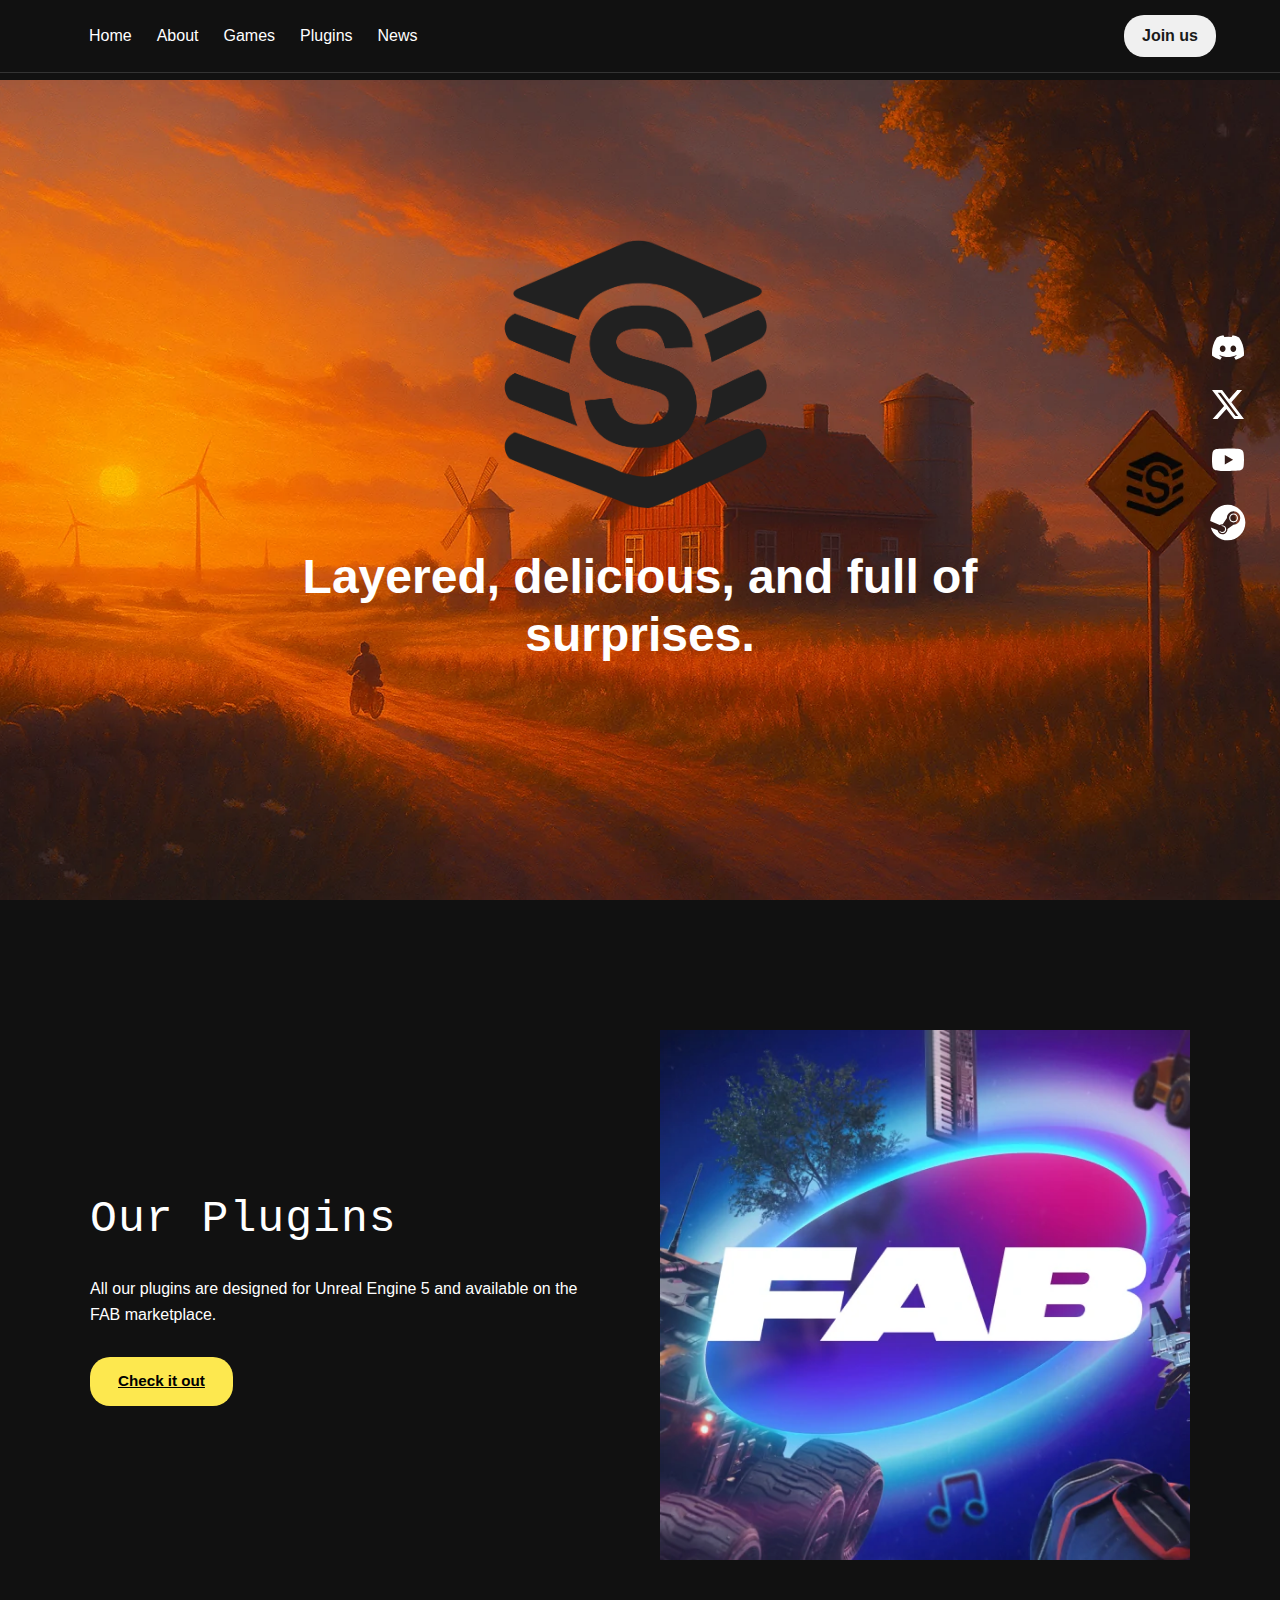
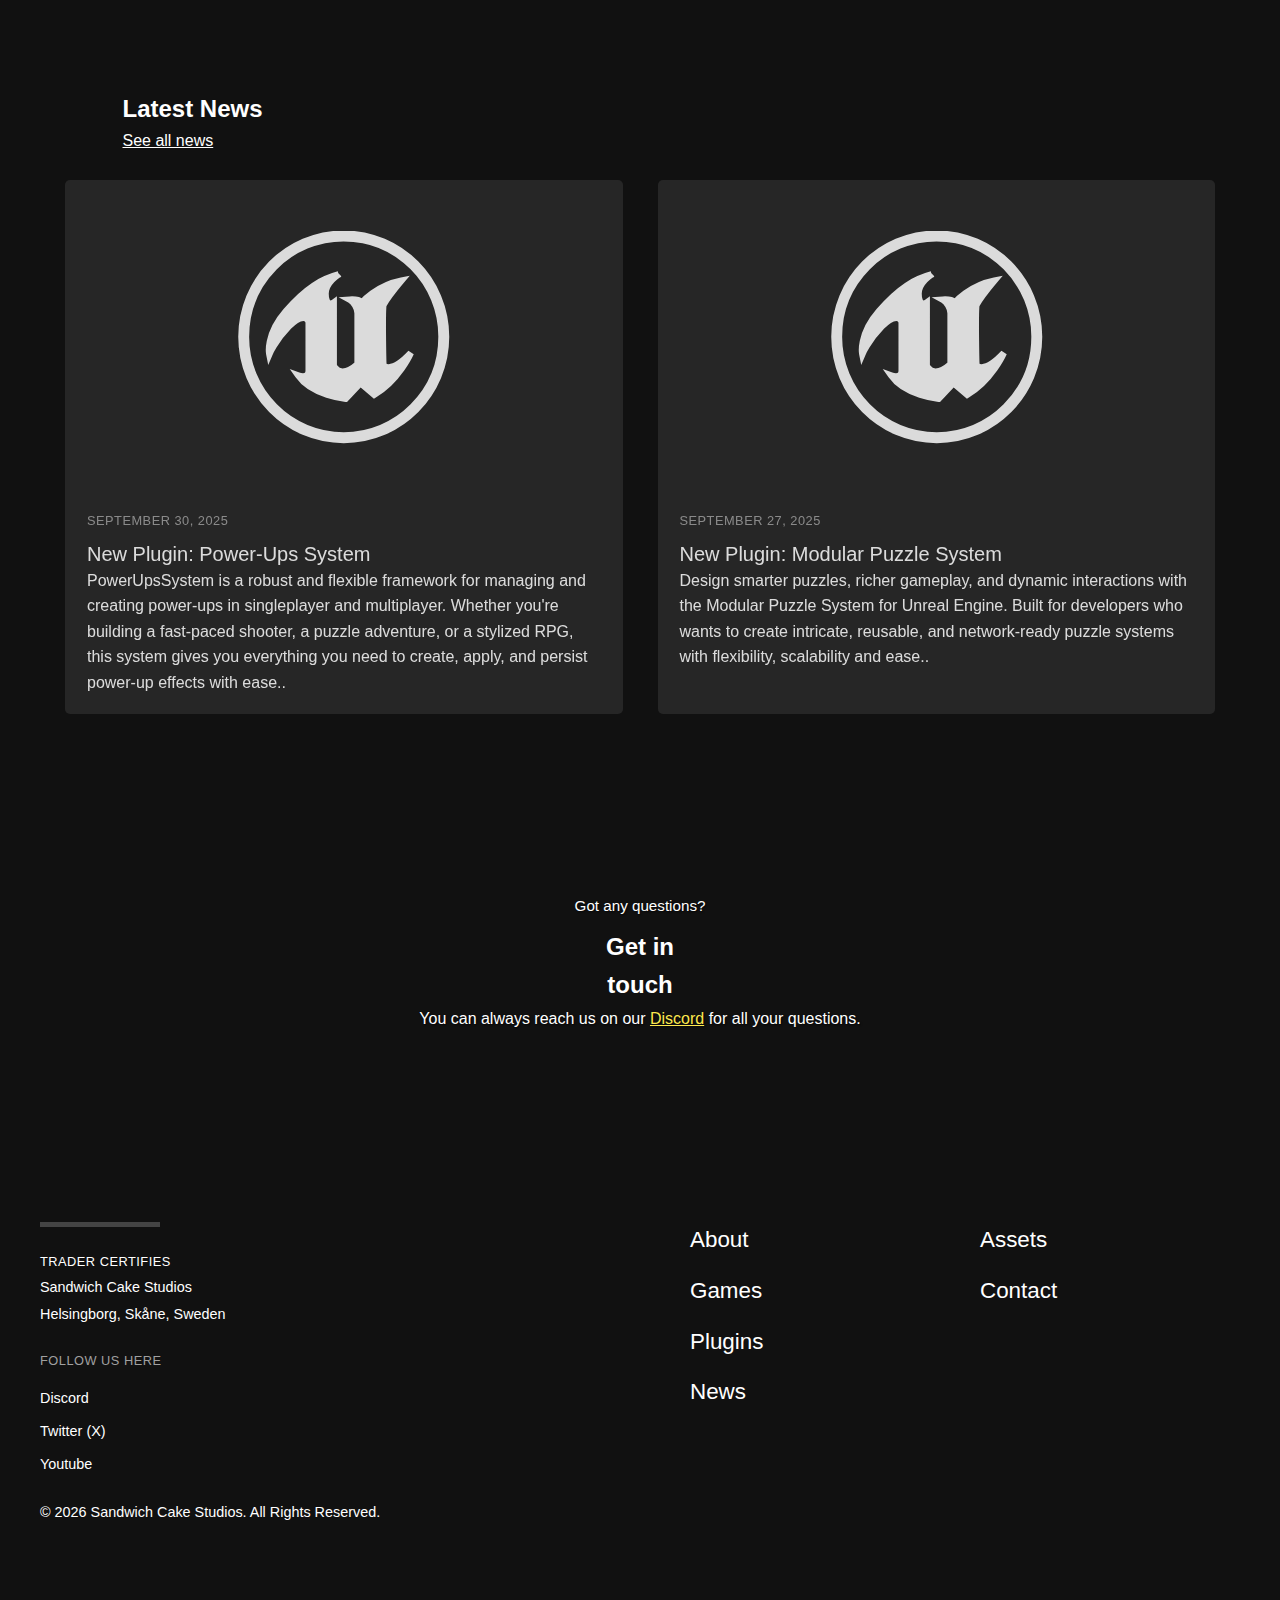
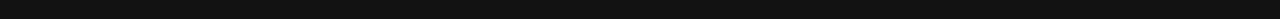
<file: index.html>
<!DOCTYPE html>
<html lang="en">
<head>
	<meta charset="utf-8">
	<meta http-equiv="X-UA-Compatible" content="IE=edge">
	<!--<meta name="google-site-verification" content="">-->
	<meta name="viewport" content="width=device-width, initial-scale=1, viewport-fit=cover">
	<meta name="description" content="An Indie Studio From Sweden.">
	
	<meta property="og:title" content="Welcome | Sandwich Cake Studios">
	<meta property="og:description" content="An Indie Studio From Sweden.">
	<meta property="og:url" content="https://sandwichcakestudios.github.io/"> 
	<meta property="og:image" content="https://sandwichcakestudios.github.io/img/Sandwichcakestudios_Logotype_Symbol_White.webp"> 
	<meta property="og:type" content="website">
	<meta property="og:site_name" content="Sandwich Cake Studios">


	<title>Welcome | Sandwich Cake Studios</title>

	<!-- Web App Manifest -->
	<link rel="manifest" href="/pwa/manifest.json">

	<!-- Favicon -->
	<link rel="shortcut icon" href="/img/favicon.ico">


	
	<!-- Core CSS -->
	<link rel="stylesheet" href="/css/style.css">

		
</head>

<body>
	<header class="site-header">
        
        <nav class="main-nav" id="main-nav">
            <ul>
                <li><a href="/">Home</a></li> 
				<li><a href="/about/">About</a></li>
                <li><a href="/games/">Games</a></li>
                <li><a href="/plugins/">Plugins</a></li> 
				<li><a href="/news/">News</a></li>
            </ul>
        </nav>
        <div class="logo">
		
		 
        </div>
        <a href="https://discord.gg/azWURcymGY" target="_blank" class="cta-button">Join us</a>
		<button class="menu-toggle" id="menu-toggle" aria-label="Toggle navigation" aria-expanded="false">
            &#9776; </button>
    </header>
	
	
	<aside class="fixed-right">
		<a href="https://discord.gg/azWURcymGY" aria-label="Go to our discord page" target="_blank"> 
			<svg xmlns="http://www.w3.org/2000/svg" width="32" height="32" fill="white" class="bi bi-discord" viewBox="0 0 16 16">
			  <path d="M13.545 2.907a13.2 13.2 0 0 0-3.257-1.011.05.05 0 0 0-.052.025c-.141.25-.297.577-.406.833a12.2 12.2 0 0 0-3.658 0 8 8 0 0 0-.412-.833.05.05 0 0 0-.052-.025c-1.125.194-2.22.534-3.257 1.011a.04.04 0 0 0-.021.018C.356 6.024-.213 9.047.066 12.032q.003.022.021.037a13.3 13.3 0 0 0 3.995 2.02.05.05 0 0 0 .056-.019q.463-.63.818-1.329a.05.05 0 0 0-.01-.059l-.018-.011a9 9 0 0 1-1.248-.595.05.05 0 0 1-.02-.066l.015-.019q.127-.095.248-.195a.05.05 0 0 1 .051-.007c2.619 1.196 5.454 1.196 8.041 0a.05.05 0 0 1 .053.007q.121.1.248.195a.05.05 0 0 1-.004.085 8 8 0 0 1-1.249.594.05.05 0 0 0-.03.03.05.05 0 0 0 .003.041c.24.465.515.909.817 1.329a.05.05 0 0 0 .056.019 13.2 13.2 0 0 0 4.001-2.02.05.05 0 0 0 .021-.037c.334-3.451-.559-6.449-2.366-9.106a.03.03 0 0 0-.02-.019m-8.198 7.307c-.789 0-1.438-.724-1.438-1.612s.637-1.613 1.438-1.613c.807 0 1.45.73 1.438 1.613 0 .888-.637 1.612-1.438 1.612m5.316 0c-.788 0-1.438-.724-1.438-1.612s.637-1.613 1.438-1.613c.807 0 1.451.73 1.438 1.613 0 .888-.631 1.612-1.438 1.612"/>
			</svg>
		</a>
		<a href="https://x.com/SandwichCakeStu" aria-label="Go to our twitter page" target="_blank"> 
			<svg xmlns="http://www.w3.org/2000/svg" width="32" height="32" fill="white" class="bi bi-twitter-x" viewBox="0 0 16 16">
			  <path d="M12.6.75h2.454l-5.36 6.142L16 15.25h-4.937l-3.867-5.07-4.425 5.07H.316l5.733-6.57L0 .75h5.063l3.495 4.633L12.601.75Zm-.86 13.028h1.36L4.323 2.145H2.865z"/>
			</svg>
		</a>
        <a href="https://www.youtube.com/@sandwichcakestudios" aria-label="Go to our youtube page" target="_blank"> 
			<svg xmlns="http://www.w3.org/2000/svg" width="32" height="32" fill="white" class="bi bi-youtube" viewBox="0 0 16 16">
			  <path d="M8.051 1.999h.089c.822.003 4.987.033 6.11.335a2.01 2.01 0 0 1 1.415 1.42c.101.38.172.883.22 1.402l.01.104.022.26.008.104c.065.914.073 1.77.074 1.957v.075c-.001.194-.01 1.108-.082 2.06l-.008.105-.009.104c-.05.572-.124 1.14-.235 1.558a2.01 2.01 0 0 1-1.415 1.42c-1.16.312-5.569.334-6.18.335h-.142c-.309 0-1.587-.006-2.927-.052l-.17-.006-.087-.004-.171-.007-.171-.007c-1.11-.049-2.167-.128-2.654-.26a2.01 2.01 0 0 1-1.415-1.419c-.111-.417-.185-.986-.235-1.558L.09 9.82l-.008-.104A31 31 0 0 1 0 7.68v-.123c.002-.215.01-.958.064-1.778l.007-.103.003-.052.008-.104.022-.26.01-.104c.048-.519.119-1.023.22-1.402a2.01 2.01 0 0 1 1.415-1.42c.487-.13 1.544-.21 2.654-.26l.17-.007.172-.006.086-.003.171-.007A100 100 0 0 1 7.858 2zM6.4 5.209v4.818l4.157-2.408z"/>
			</svg>
		</a>
		 <a href="https://store.steampowered.com/dev/sandwichcakestudios" aria-label="Go to our steam page" target="_blank"> 
			<svg width="64px" height="42px" viewBox="-23.31 -23.31 305.62 305.62" version="1.1" xmlns="http://www.w3.org/2000/svg" xmlns:xlink="http://www.w3.org/1999/xlink" preserveAspectRatio="xMidYMid" fill="#000000"><path d="M127.778579,0 C60.4203546,0 5.24030561,52.412282 0,119.013983 L68.7236558,147.68805 C74.5451924,143.665561 81.5845466,141.322185 89.1497766,141.322185 C89.8324924,141.322185 90.5059824,141.340637 91.1702465,141.377541 L121.735621,96.668877 L121.735621,96.0415165 C121.735621,69.1388208 143.425688,47.2457835 170.088511,47.2457835 C196.751333,47.2457835 218.441401,69.1388208 218.441401,96.0415165 C218.441401,122.944212 196.751333,144.846475 170.088511,144.846475 C169.719475,144.846475 169.359666,144.83725 168.99063,144.828024 L125.398299,176.205276 C125.425977,176.786507 125.444428,177.367738 125.444428,177.939743 C125.444428,198.144443 109.160732,214.575753 89.1497766,214.575753 C71.5836817,214.575753 56.8868387,201.917832 53.5655182,185.163615 L4.40997549,164.654462 C19.6326942,218.967277 69.0834655,258.786219 127.778579,258.786219 C198.596511,258.786219 256,200.847629 256,129.393109 C256,57.9293643 198.596511,0 127.778579,0 Z M80.3519677,196.332478 L64.6033732,189.763644 C67.389592,195.63131 72.2239585,200.539484 78.6359521,203.233444 C92.4932392,209.064206 108.472481,202.430791 114.247888,188.435116 C117.043333,181.663313 117.061785,174.190342 114.294018,167.400086 C111.526251,160.609831 106.295171,155.31417 99.5879487,152.491048 C92.9176301,149.695603 85.7767911,149.797088 79.5031858,152.186594 L95.777656,158.976849 C105.999942,163.276114 110.834309,175.122157 106.571948,185.436702 C102.318812,195.751247 90.574254,200.631743 80.3519677,196.332478 Z M202.30901,96.0424391 C202.30901,78.1165345 187.85204,63.5211763 170.092201,63.5211763 C152.323137,63.5211763 137.866167,78.1165345 137.866167,96.0424391 C137.866167,113.968344 152.323137,128.554476 170.092201,128.554476 C187.85204,128.554476 202.30901,113.968344 202.30901,96.0424391 Z M145.938821,95.9870838 C145.938821,82.4988323 156.779242,71.5661525 170.138331,71.5661525 C183.506646,71.5661525 194.347066,82.4988323 194.347066,95.9870838 C194.347066,109.475335 183.506646,120.408015 170.138331,120.408015 C156.779242,120.408015 145.938821,109.475335 145.938821,95.9870838 Z" fill="#ffffff"> </path></svg>
		</a>
		
    </aside>

    <main>
        <section class="hero">
			<div class="hero-images">
              <img src="/img/Sandwichcakestudios_Logotype_Symbol_LightBlack.webp" alt="Sandwich Cake Studios Logo">
            </div>
            <div class="hero-content">
                <h1>Layered, delicious, and full of surprises.<br></h1>
            </div>
        </section>
		
		<section class="content-section">
			<div class="container">
				<div class="text-column">
					<h2>Our Plugins</h2>
					<p>
						All our plugins are designed for Unreal Engine 5 and available on the FAB marketplace. 
					</p>
					<a href="https://www.fab.com/sellers/Sandwich%20Cake%20Studios" style="text-decoration: underline;" class="cta-button">Check it out</a>
				</div>
				<div class="image-column">
					<img src="/img/fab-logo.webp" alt="FAB marketplace logo">
				</div>
			</div>
		</section>
		
		
		
		<section class="news-section">
            <div class="container">
                <h2>Latest News</h2>
                <p><a href="/news/" style="text-decoration: underline;">See all news</a></p>
            </div>
			<br>
			<div class="news-grid" id="news-grid-container">

				<article class="news-item">
      <a href="https://www.fab.com/listings/5ded47ca-3ee4-4f4b-a648-aecf3dc11a92" class="news-item-link">
        <svg fill="#ffffff" viewBox="-8.32 -8.32 48.64 48.64" xmlns="http://www.w3.org/2000/svg" stroke="#ffffff"><g id="SVGRepo_bgCarrier" stroke-width="0"></g><g id="SVGRepo_tracerCarrier" stroke-linecap="round" stroke-linejoin="round"></g><g id="SVGRepo_iconCarrier"> <path d="M16 0c-8.766 0-15.865 7.161-15.865 16s7.099 16 15.865 16c8.76 0 15.865-7.161 15.865-16s-7.104-16-15.87-16zM16 0.703c4.047 0 7.859 1.594 10.724 4.479 2.859 2.875 4.453 6.766 4.443 10.818 0 4.083-1.578 7.927-4.443 10.818-2.828 2.87-6.693 4.484-10.724 4.479-4.031 0.005-7.896-1.609-10.724-4.479-2.859-2.875-4.458-6.766-4.448-10.818 0-4.083 1.583-7.927 4.443-10.818 2.828-2.875 6.698-4.49 10.729-4.479zM15.203 6.333c-2.583 0.693-4.974 2.021-8.161 5.677s-2.583 6.677-2.583 6.677c0 0 0.88-2.078 2.995-4.266 1.005-1.036 1.75-1.385 2.266-1.385 0.458-0.026 0.844 0.344 0.844 0.802v7.422c0 0.734-0.474 0.896-0.911 0.885-0.37-0.005-0.714-0.135-0.714-0.135 2.172 3.156 7.37 3.599 7.37 3.599l2.281-2.438 0.052 0.047 2.089 1.781c3.823-2.271 5.667-6.479 5.667-6.479-1.708 1.802-2.792 2.224-3.438 2.224-0.573-0.005-0.797-0.339-0.797-0.339-0.031-0.156-0.083-2.417-0.104-4.677-0.021-2.339 0-4.682 0.115-4.688 0.661-1.24 2.766-3.74 2.766-3.74-3.932 0.776-6.073 3.354-6.073 3.354-0.635-0.5-1.927-0.417-1.927-0.417 0.604 0.333 1.208 1.302 1.208 2.104v7.896c0 0-1.318 1.161-2.333 1.161-0.604 0-0.974-0.328-1.177-0.599-0.078-0.104-0.146-0.219-0.198-0.344v-9.75c-0.141 0.104-0.313 0.161-0.484 0.167-0.219 0-0.443-0.109-0.594-0.427-0.115-0.24-0.188-0.599-0.188-1.125 0-1.797 2.031-2.99 2.031-2.99z"></path> </g></svg>
        <div class="news-item-content">
          <p class="news-item-date">September 30, 2025</p>
          <h3 class="news-item-title">New Plugin: Power-Ups System</h3>
		  <p>PowerUpsSystem is a robust and flexible framework for managing and creating power-ups in singleplayer and multiplayer. Whether you're building a fast-paced shooter, a puzzle adventure, or a stylized RPG, this system gives you everything you need to create, apply, and persist power-up effects with ease..</p>
        </div>
      </a>
</article>
				<article class="news-item">
      <a href="https://www.fab.com/listings/c69e42e9-460f-49cb-ba11-da0eacca28cf" class="news-item-link">
        <svg fill="#ffffff" viewBox="-8.32 -8.32 48.64 48.64" xmlns="http://www.w3.org/2000/svg" stroke="#ffffff"><g id="SVGRepo_bgCarrier" stroke-width="0"></g><g id="SVGRepo_tracerCarrier" stroke-linecap="round" stroke-linejoin="round"></g><g id="SVGRepo_iconCarrier"> <path d="M16 0c-8.766 0-15.865 7.161-15.865 16s7.099 16 15.865 16c8.76 0 15.865-7.161 15.865-16s-7.104-16-15.87-16zM16 0.703c4.047 0 7.859 1.594 10.724 4.479 2.859 2.875 4.453 6.766 4.443 10.818 0 4.083-1.578 7.927-4.443 10.818-2.828 2.87-6.693 4.484-10.724 4.479-4.031 0.005-7.896-1.609-10.724-4.479-2.859-2.875-4.458-6.766-4.448-10.818 0-4.083 1.583-7.927 4.443-10.818 2.828-2.875 6.698-4.49 10.729-4.479zM15.203 6.333c-2.583 0.693-4.974 2.021-8.161 5.677s-2.583 6.677-2.583 6.677c0 0 0.88-2.078 2.995-4.266 1.005-1.036 1.75-1.385 2.266-1.385 0.458-0.026 0.844 0.344 0.844 0.802v7.422c0 0.734-0.474 0.896-0.911 0.885-0.37-0.005-0.714-0.135-0.714-0.135 2.172 3.156 7.37 3.599 7.37 3.599l2.281-2.438 0.052 0.047 2.089 1.781c3.823-2.271 5.667-6.479 5.667-6.479-1.708 1.802-2.792 2.224-3.438 2.224-0.573-0.005-0.797-0.339-0.797-0.339-0.031-0.156-0.083-2.417-0.104-4.677-0.021-2.339 0-4.682 0.115-4.688 0.661-1.24 2.766-3.74 2.766-3.74-3.932 0.776-6.073 3.354-6.073 3.354-0.635-0.5-1.927-0.417-1.927-0.417 0.604 0.333 1.208 1.302 1.208 2.104v7.896c0 0-1.318 1.161-2.333 1.161-0.604 0-0.974-0.328-1.177-0.599-0.078-0.104-0.146-0.219-0.198-0.344v-9.75c-0.141 0.104-0.313 0.161-0.484 0.167-0.219 0-0.443-0.109-0.594-0.427-0.115-0.24-0.188-0.599-0.188-1.125 0-1.797 2.031-2.99 2.031-2.99z"></path> </g></svg>
        <div class="news-item-content">
          <p class="news-item-date">September 27, 2025</p>
          <h3 class="news-item-title">New Plugin: Modular Puzzle System</h3>
		  <p>Design smarter puzzles, richer gameplay, and dynamic interactions with the Modular Puzzle System for Unreal Engine. Built for developers who wants to create intricate, reusable, and network-ready puzzle systems with flexibility, scalability and ease..</p>
        </div>
      </a>
</article>

			</div>
        </section>
		
		<section class="page-title-section" id="Contact-Content">
			<div class="contact-intro-section">
				<div class="contact-text-content">
					<p class="contact-subheading">Got any questions?</p>
					<h2>Get in<br> touch</h2>
					<p class="contact-info-paragraph">
						You can always reach us on our <a href="https://discord.gg/azWURcymGY">Discord</a> for all your
						questions.
					</p>
				</div>
			</div>
		</section>
		

        </main>
		
		<footer class="site-footer">
  <div class="footer-container">

    <div class="footer-column footer-contact-info">
      <div class="logo-placeholder"></div>

      <div class="footer-section location-info">
        <p class="footer-heading">Trader Certifies</p>
        <p>Sandwich Cake Studios</p>
        <p>Helsingborg, Skåne, Sweden</p>
      </div>
	
      <div class="footer-section social-links">
        <p class="footer-heading">Follow us here</p>
        <ul>
          <li><a href="https://discord.gg/azWURcymGY">Discord</a></li>
          <li><a href="https://x.com/SandwichCakeStu">Twitter (X)</a></li>
          <li><a href="https://www.youtube.com/@sandwichcakestudios">Youtube</a></li>
        </ul>
      </div>
	  
	   <div class="footer-section location-info">
        <p>&copy; <span id="current-year"></span> Sandwich Cake Studios. All Rights Reserved.</p>
      </div>
	  
    </div>
	
	
	
    <div class="footer-column footer-navigation">
      <ul>
			<li><a href="/about/">About</a></li>
			<li><a href="/games/">Games</a></li>
			<li><a href="/plugins/">Plugins</a></li> 
			<li><a href="/news/">News</a></li>
      </ul>
    </div>

    <div class="footer-column footer-navigation">
      <ul>
        <li><a href="/assets/">Assets</a></li>
        <li><a href="/#Contact-Content">Contact</a></li>
      </ul>
    </div>

  </div>
</footer>
		   
    <script src="/js/script.js"></script>
</body>
</html>
</file>
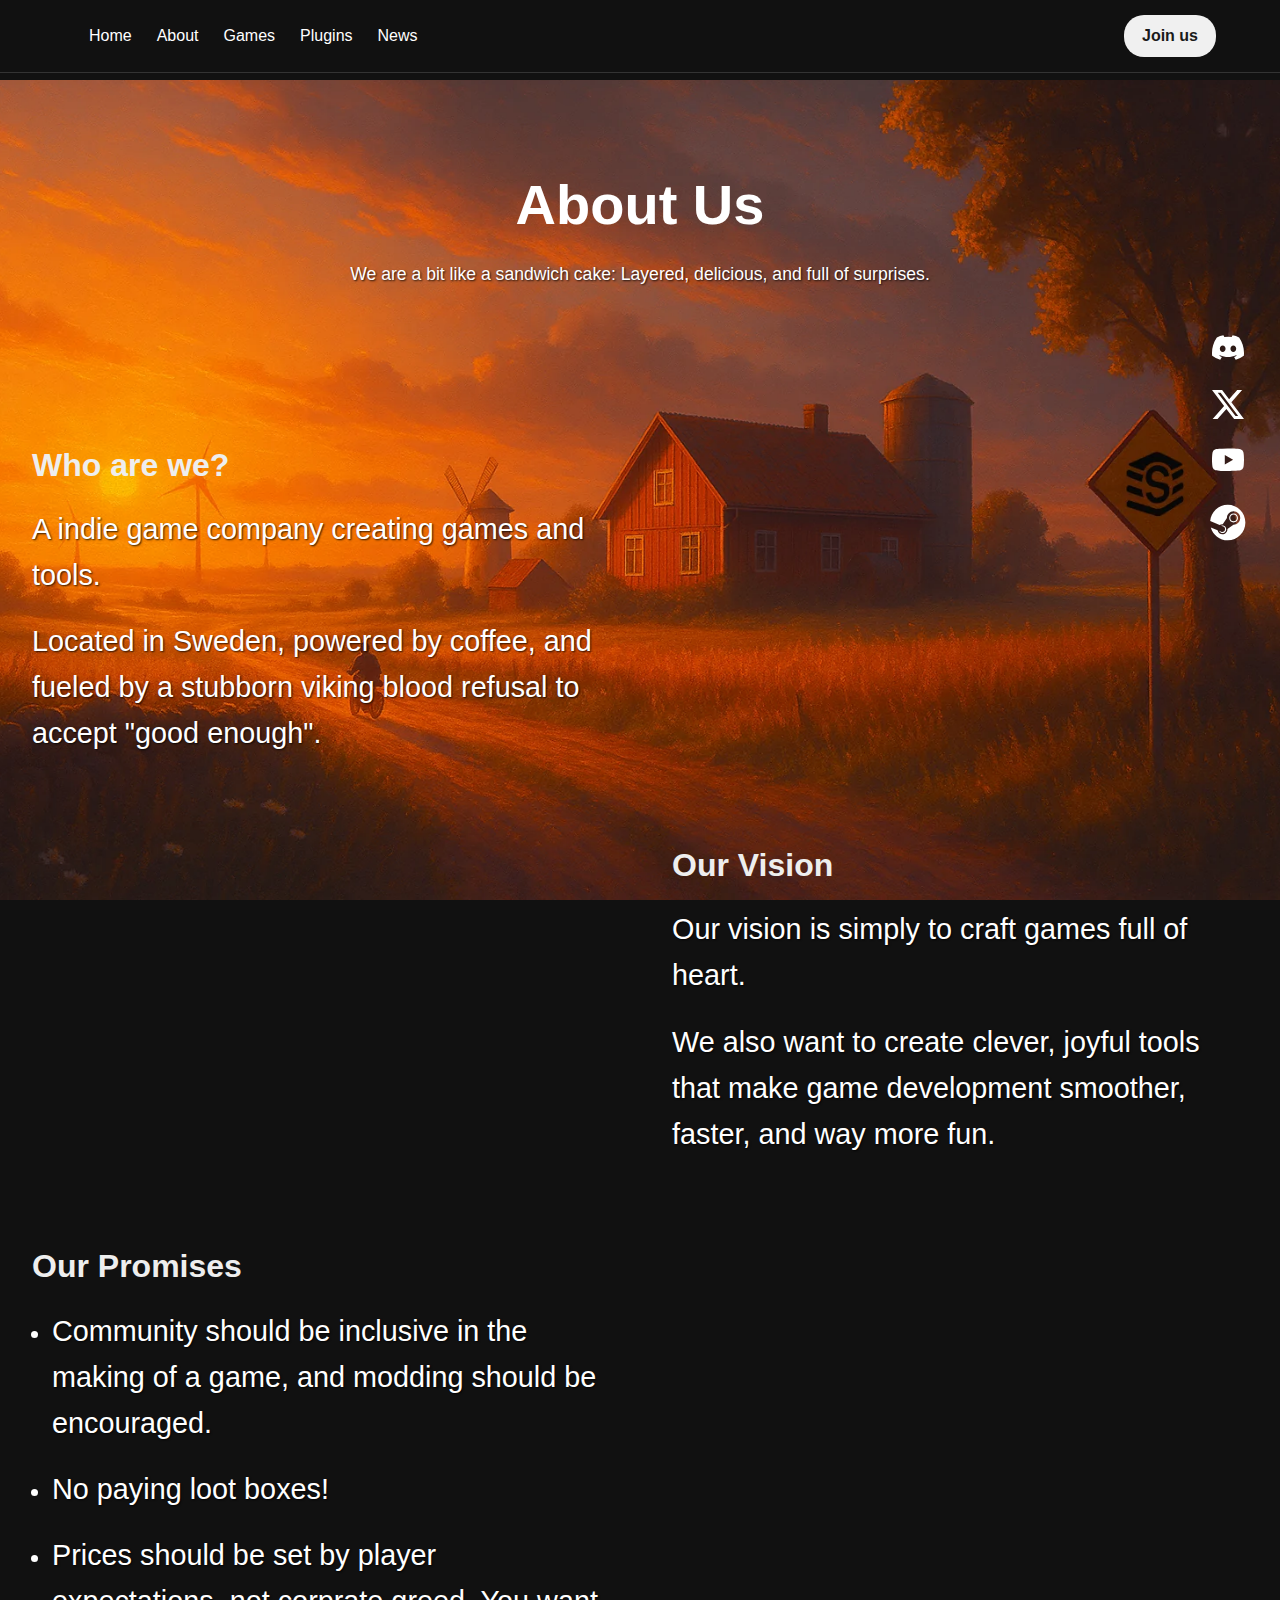
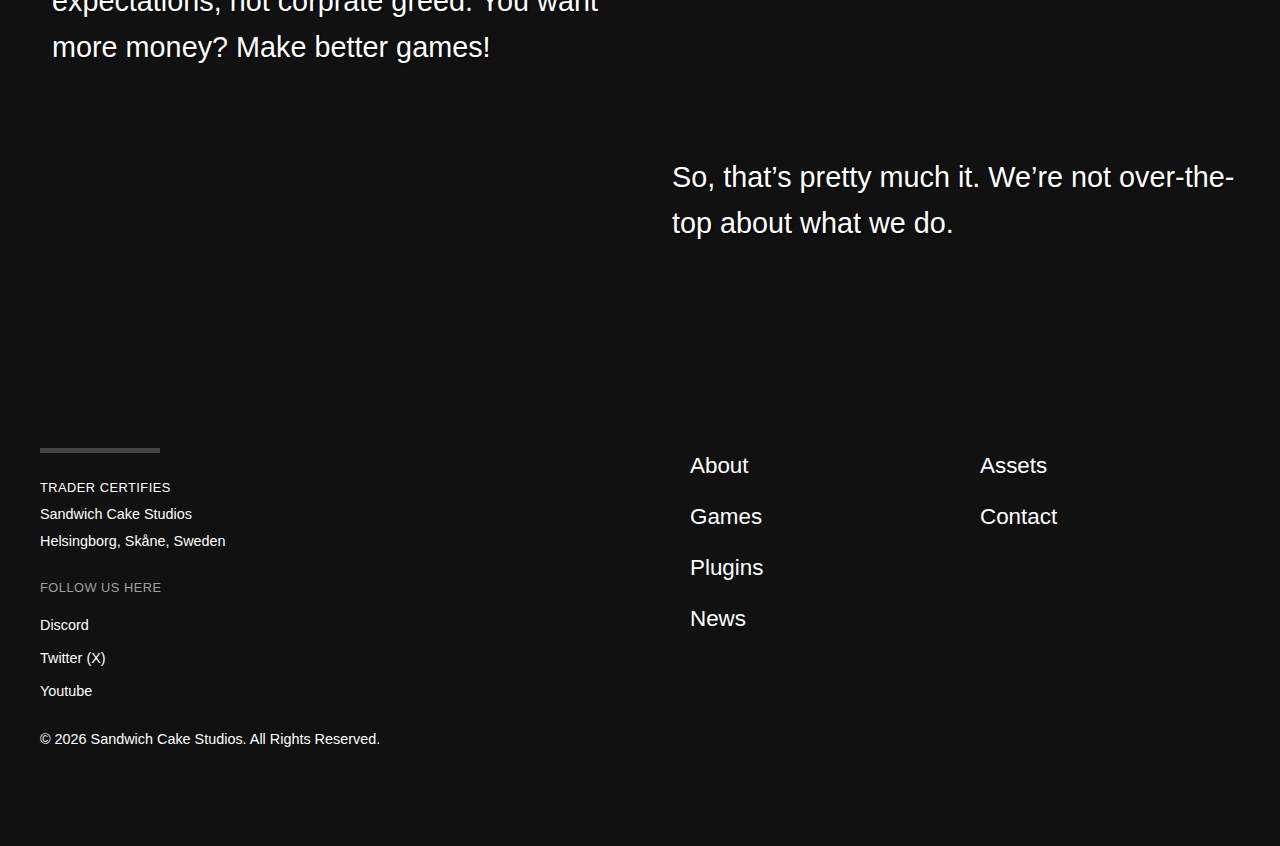
<file: about/index.html>
<!DOCTYPE html>
<html lang="en">
<head>
	<meta charset="utf-8">
	<meta http-equiv="X-UA-Compatible" content="IE=edge">
	<!--<meta name="google-site-verification" content="">-->
	<meta name="viewport" content="width=device-width, initial-scale=1, viewport-fit=cover">
	<meta name="description" content="About us.">
	
	<meta property="og:title" content="About | Sandwich Cake Studios">
	<meta property="og:description" content="About us.">
	<meta property="og:url" content="https://sandwichcakestudios.github.io/about/"> 
	<meta property="og:image" content="https://sandwichcakestudios.github.io/img/Sandwichcakestudios_Logotype_Symbol_White.webp"> 
	<meta property="og:type" content="website">
	<meta property="og:site_name" content="Sandwich Cake Studios">


	<title>About | Sandwich Cake Studios</title>

	<!-- Web App Manifest -->
	<link rel="manifest" href="/pwa/manifest.json">

	<!-- Favicon -->
	<link rel="shortcut icon" href="/img/favicon.ico">
	
	<!-- Core CSS -->
	<link rel="stylesheet" href=" /css/style.css">

		
</head>
<body>

    <header class="site-header">
        
        <nav class="main-nav" id="main-nav">
            <ul>
                <li><a href="/">Home</a></li> 
				<li><a href="/about/">About</a></li>
                <li><a href="/games/">Games</a></li>
                <li><a href="/plugins/">Plugins</a></li> 
				<li><a href="/news/">News</a></li>
            </ul>
        </nav>
        <div class="logo">
		
		 
        </div>
        <a href="https://discord.gg/azWURcymGY" target="_blank" class="cta-button">Join us</a>
		<button class="menu-toggle" id="menu-toggle" aria-label="Toggle navigation" aria-expanded="false">
            &#9776; </button>
    </header>


	<aside class="fixed-right">
		<a href="https://discord.gg/azWURcymGY" aria-label="Go to our discord page" target="_blank"> 
			<svg xmlns="http://www.w3.org/2000/svg" width="32" height="32" fill="white" class="bi bi-discord" viewBox="0 0 16 16">
			  <path d="M13.545 2.907a13.2 13.2 0 0 0-3.257-1.011.05.05 0 0 0-.052.025c-.141.25-.297.577-.406.833a12.2 12.2 0 0 0-3.658 0 8 8 0 0 0-.412-.833.05.05 0 0 0-.052-.025c-1.125.194-2.22.534-3.257 1.011a.04.04 0 0 0-.021.018C.356 6.024-.213 9.047.066 12.032q.003.022.021.037a13.3 13.3 0 0 0 3.995 2.02.05.05 0 0 0 .056-.019q.463-.63.818-1.329a.05.05 0 0 0-.01-.059l-.018-.011a9 9 0 0 1-1.248-.595.05.05 0 0 1-.02-.066l.015-.019q.127-.095.248-.195a.05.05 0 0 1 .051-.007c2.619 1.196 5.454 1.196 8.041 0a.05.05 0 0 1 .053.007q.121.1.248.195a.05.05 0 0 1-.004.085 8 8 0 0 1-1.249.594.05.05 0 0 0-.03.03.05.05 0 0 0 .003.041c.24.465.515.909.817 1.329a.05.05 0 0 0 .056.019 13.2 13.2 0 0 0 4.001-2.02.05.05 0 0 0 .021-.037c.334-3.451-.559-6.449-2.366-9.106a.03.03 0 0 0-.02-.019m-8.198 7.307c-.789 0-1.438-.724-1.438-1.612s.637-1.613 1.438-1.613c.807 0 1.45.73 1.438 1.613 0 .888-.637 1.612-1.438 1.612m5.316 0c-.788 0-1.438-.724-1.438-1.612s.637-1.613 1.438-1.613c.807 0 1.451.73 1.438 1.613 0 .888-.631 1.612-1.438 1.612"/>
			</svg>
		</a>
		<a href="https://x.com/SandwichCakeStu" aria-label="Go to our twitter page" target="_blank"> 
			<svg xmlns="http://www.w3.org/2000/svg" width="32" height="32" fill="white" class="bi bi-twitter-x" viewBox="0 0 16 16">
			  <path d="M12.6.75h2.454l-5.36 6.142L16 15.25h-4.937l-3.867-5.07-4.425 5.07H.316l5.733-6.57L0 .75h5.063l3.495 4.633L12.601.75Zm-.86 13.028h1.36L4.323 2.145H2.865z"/>
			</svg>
		</a>
        <a href="https://www.youtube.com/@sandwichcakestudios" aria-label="Go to our youtube page" target="_blank"> 
			<svg xmlns="http://www.w3.org/2000/svg" width="32" height="32" fill="white" class="bi bi-youtube" viewBox="0 0 16 16">
			  <path d="M8.051 1.999h.089c.822.003 4.987.033 6.11.335a2.01 2.01 0 0 1 1.415 1.42c.101.38.172.883.22 1.402l.01.104.022.26.008.104c.065.914.073 1.77.074 1.957v.075c-.001.194-.01 1.108-.082 2.06l-.008.105-.009.104c-.05.572-.124 1.14-.235 1.558a2.01 2.01 0 0 1-1.415 1.42c-1.16.312-5.569.334-6.18.335h-.142c-.309 0-1.587-.006-2.927-.052l-.17-.006-.087-.004-.171-.007-.171-.007c-1.11-.049-2.167-.128-2.654-.26a2.01 2.01 0 0 1-1.415-1.419c-.111-.417-.185-.986-.235-1.558L.09 9.82l-.008-.104A31 31 0 0 1 0 7.68v-.123c.002-.215.01-.958.064-1.778l.007-.103.003-.052.008-.104.022-.26.01-.104c.048-.519.119-1.023.22-1.402a2.01 2.01 0 0 1 1.415-1.42c.487-.13 1.544-.21 2.654-.26l.17-.007.172-.006.086-.003.171-.007A100 100 0 0 1 7.858 2zM6.4 5.209v4.818l4.157-2.408z"/>
			</svg>
		</a>
		 <a href="https://store.steampowered.com/dev/sandwichcakestudios" aria-label="Go to our steam page" target="_blank"> 
			<svg width="64px" height="42px" viewBox="-23.31 -23.31 305.62 305.62" version="1.1" xmlns="http://www.w3.org/2000/svg" xmlns:xlink="http://www.w3.org/1999/xlink" preserveAspectRatio="xMidYMid" fill="#000000"><path d="M127.778579,0 C60.4203546,0 5.24030561,52.412282 0,119.013983 L68.7236558,147.68805 C74.5451924,143.665561 81.5845466,141.322185 89.1497766,141.322185 C89.8324924,141.322185 90.5059824,141.340637 91.1702465,141.377541 L121.735621,96.668877 L121.735621,96.0415165 C121.735621,69.1388208 143.425688,47.2457835 170.088511,47.2457835 C196.751333,47.2457835 218.441401,69.1388208 218.441401,96.0415165 C218.441401,122.944212 196.751333,144.846475 170.088511,144.846475 C169.719475,144.846475 169.359666,144.83725 168.99063,144.828024 L125.398299,176.205276 C125.425977,176.786507 125.444428,177.367738 125.444428,177.939743 C125.444428,198.144443 109.160732,214.575753 89.1497766,214.575753 C71.5836817,214.575753 56.8868387,201.917832 53.5655182,185.163615 L4.40997549,164.654462 C19.6326942,218.967277 69.0834655,258.786219 127.778579,258.786219 C198.596511,258.786219 256,200.847629 256,129.393109 C256,57.9293643 198.596511,0 127.778579,0 Z M80.3519677,196.332478 L64.6033732,189.763644 C67.389592,195.63131 72.2239585,200.539484 78.6359521,203.233444 C92.4932392,209.064206 108.472481,202.430791 114.247888,188.435116 C117.043333,181.663313 117.061785,174.190342 114.294018,167.400086 C111.526251,160.609831 106.295171,155.31417 99.5879487,152.491048 C92.9176301,149.695603 85.7767911,149.797088 79.5031858,152.186594 L95.777656,158.976849 C105.999942,163.276114 110.834309,175.122157 106.571948,185.436702 C102.318812,195.751247 90.574254,200.631743 80.3519677,196.332478 Z M202.30901,96.0424391 C202.30901,78.1165345 187.85204,63.5211763 170.092201,63.5211763 C152.323137,63.5211763 137.866167,78.1165345 137.866167,96.0424391 C137.866167,113.968344 152.323137,128.554476 170.092201,128.554476 C187.85204,128.554476 202.30901,113.968344 202.30901,96.0424391 Z M145.938821,95.9870838 C145.938821,82.4988323 156.779242,71.5661525 170.138331,71.5661525 C183.506646,71.5661525 194.347066,82.4988323 194.347066,95.9870838 C194.347066,109.475335 183.506646,120.408015 170.138331,120.408015 C156.779242,120.408015 145.938821,109.475335 145.938821,95.9870838 Z" fill="#ffffff"> </path></svg>
		</a>
		
    </aside>
    
    <main class="page-content">
        <section class="page-title-section">
            <div class="container">
                <h1>About Us</h1>
                <p>We are a bit like a sandwich cake: Layered, delicious, and full of surprises.</p>
            </div>
        </section>

        <section class="about-mission">
            
                <div class="about-who">
                    <h2>Who are we?</h2>
                    <p>A indie game company creating games and tools.</p>
					<p>Located in Sweden, powered by coffee, and fueled by a stubborn viking blood refusal to accept "good enough".</p>
					</div>
					<div class="about-vision">
                    <h2>Our Vision</h2>
                    <p>Our vision is simply to craft games full of heart.</p>
					<p>We also want to create clever, joyful tools that make game development smoother, faster, and way more fun.</p>
					</div>
					<div class="about-Promises">
					<h2>Our Promises</h2>
					<ul>
					<li><p>Community should be inclusive in the making of a game, and modding should be encouraged.</p></li>
					<li><p>No paying loot boxes!</p></li>
					<li><p>Prices should be set by player expectations, not corprate greed. You want more money? Make better games!</p></li>
					</ul>
					</div>
					</br>
					<div class="about-End">
					<p>So, that’s pretty much it. We’re not over-the-top about what we do.</p>
					</div>
               
                <div>
                   <!-- <img src="https://via.placeholder.com/500x400/444/fff?text=Our+Workspace" alt="Placeholder image representing the company or mission">-->
                </div>
            </div>
        </section>
<!--
        <section class="team">
            <div class="container">
                <h2>Meet the Team</h2>
                <div class="team-grid">
                    <div class="team-card">
                        <img src="https://via.placeholder.com/200x200/555/fff?text=Team+Member" alt="Team Member Placeholder">
                        <h3>Jane Doe</h3>
                        <p>Lead Designer</p>
                    </div>
                    <div class="team-card">
                        <img src="https://via.placeholder.com/200x200/666/fff?text=Team+Member" alt="Team Member Placeholder">
                        <h3>John Smith</h3>
                        <p>Lead Developer</p>
                    </div>
                    <div class="team-card">
                        <img src="https://via.placeholder.com/200x200/777/fff?text=Team+Member" alt="Team Member Placeholder">
                        <h3>Alex Johnson</h3>
                        <p>Project Manager</p>
                    </div>
                     <div class="team-card">
                        <img src="https://via.placeholder.com/200x200/888/fff?text=Team+Member" alt="Team Member Placeholder">
                        <h3>Sam Wilson</h3>
                        <p>QA Engineer</p>
                    </div>
                    </div>
            </div>
        </section>
-->
    </main>

    <footer class="site-footer">
  <div class="footer-container">

    <div class="footer-column footer-contact-info">
      <div class="logo-placeholder"></div>

      <div class="footer-section location-info">
        <p class="footer-heading">Trader Certifies</p>
        <p>Sandwich Cake Studios</p>
        <p>Helsingborg, Skåne, Sweden</p>
      </div>
	
      <div class="footer-section social-links">
        <p class="footer-heading">Follow us here</p>
        <ul>
          <li><a href="https://discord.gg/azWURcymGY">Discord</a></li>
          <li><a href="https://x.com/SandwichCakeStu">Twitter (X)</a></li>
          <li><a href="https://www.youtube.com/@sandwichcakestudios">Youtube</a></li>
        </ul>
      </div>
	  
	   <div class="footer-section location-info">
        <p>&copy; <span id="current-year"></span> Sandwich Cake Studios. All Rights Reserved.</p>
      </div>
	  
    </div>
	
	
	
    <div class="footer-column footer-navigation">
      <ul>
			<li><a href="/about/">About</a></li>
			<li><a href="/games/">Games</a></li>
			<li><a href="/plugins/">Plugins</a></li> 
			<li><a href="/news/">News</a></li>
      </ul>
    </div>

    <div class="footer-column footer-navigation">
      <ul>
        <li><a href="/assets/">Assets</a></li>
        <li><a href="/#Contact-Content">Contact</a></li>
      </ul>
    </div>

  </div>
</footer>

      <script src="/js/script.js"></script>
</body>
</html>
</file>
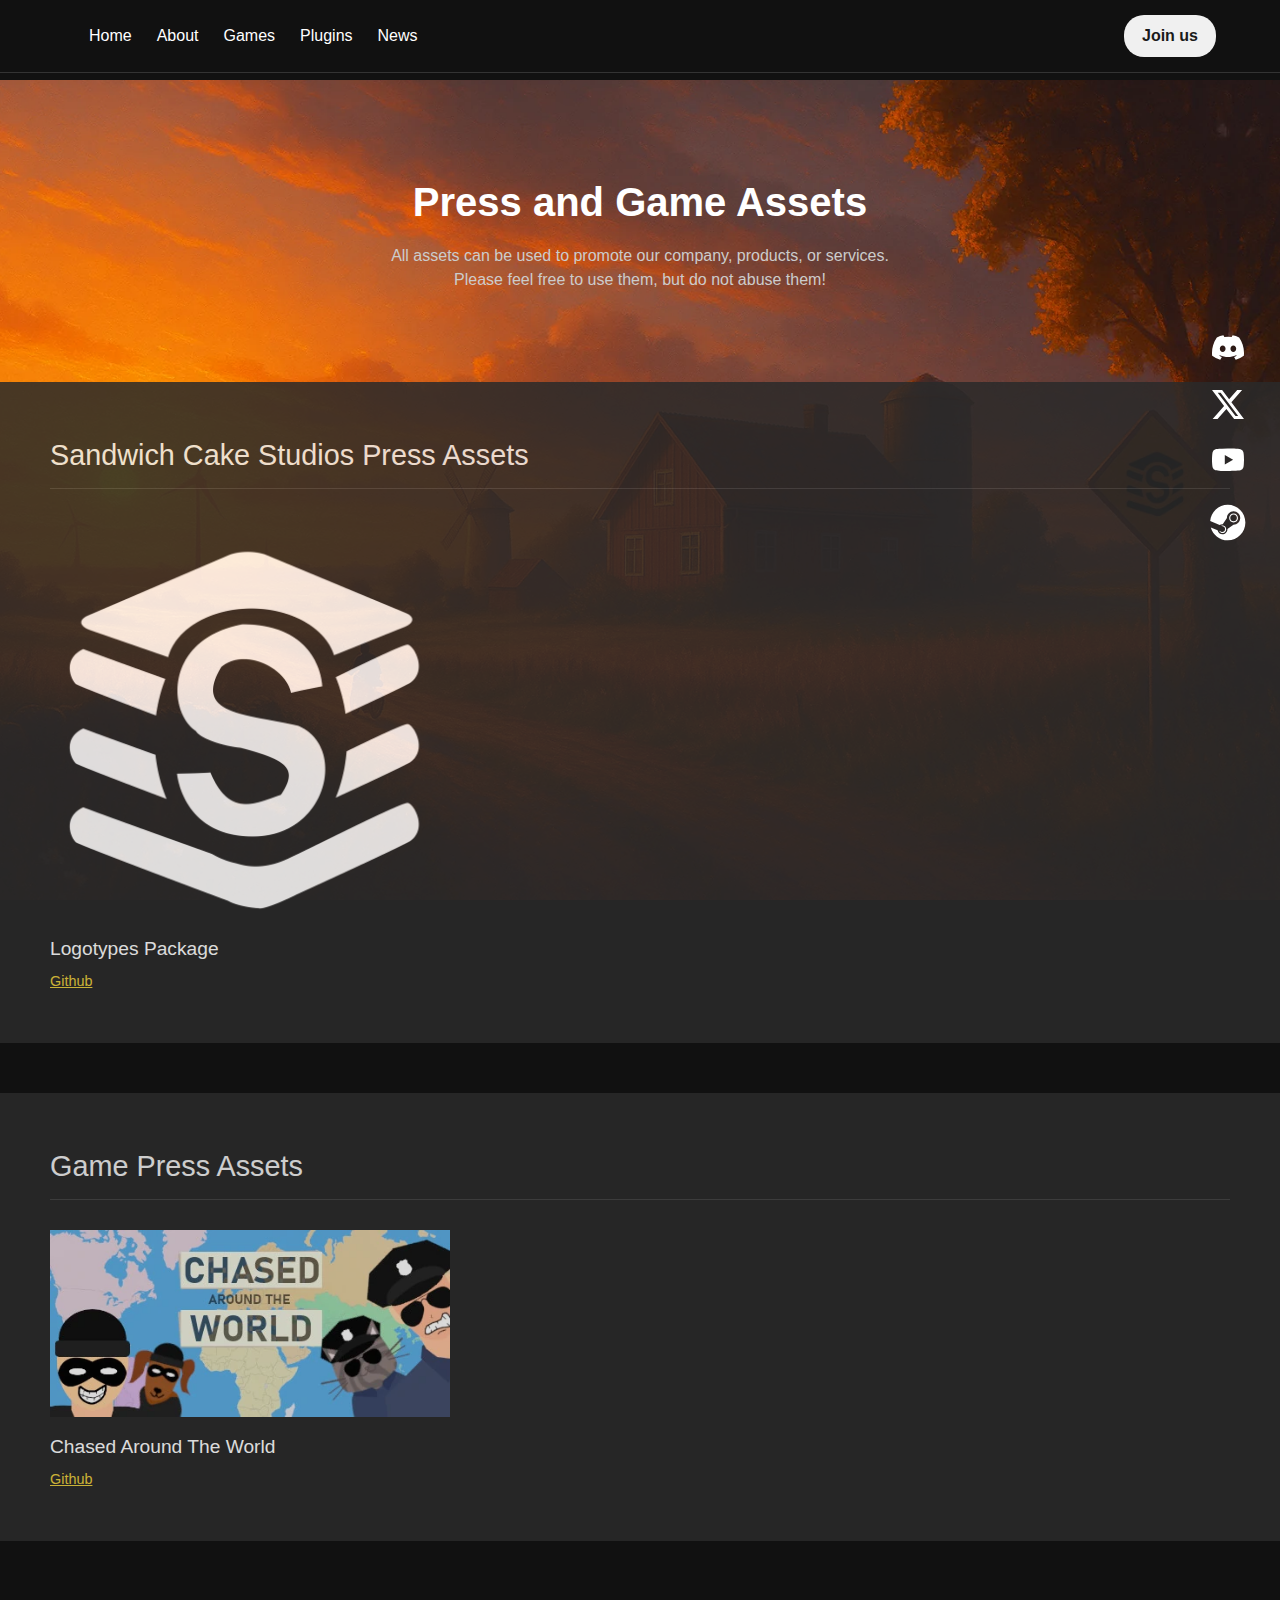
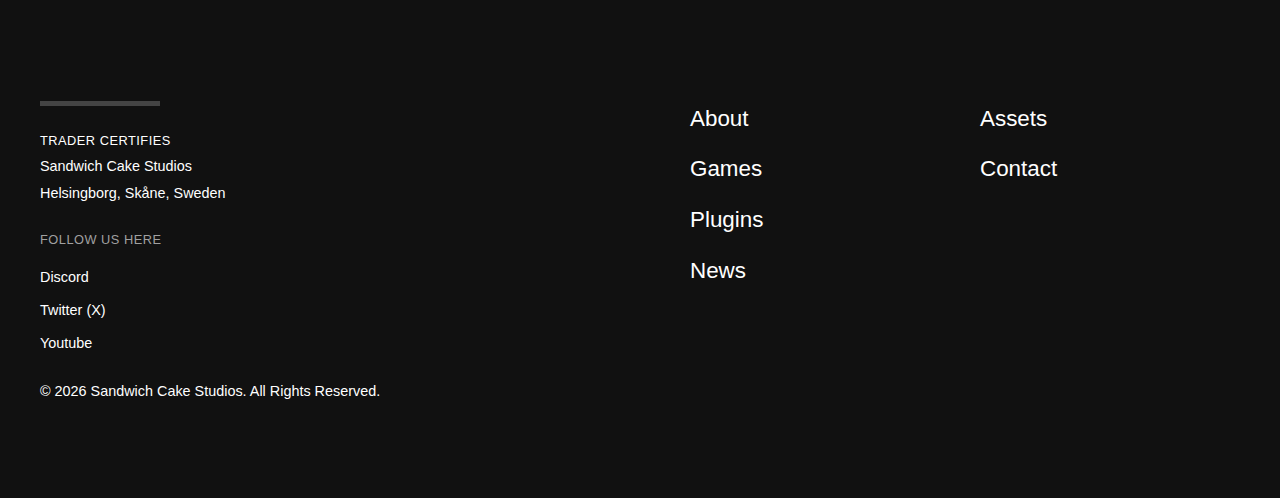
<file: assets/index.html>
<!DOCTYPE html>
<html lang="en">
<head>
	<meta charset="utf-8">
	<meta http-equiv="X-UA-Compatible" content="IE=edge">
	<!--<meta name="google-site-verification" content="">-->
	<meta name="viewport" content="width=device-width, initial-scale=1, viewport-fit=cover">
	<meta name="description" content="Free assets for you.">
	
	<meta property="og:title" content="Assets | Sandwich Cake Studios">
	<meta property="og:description" content="Free assets for you.">
	<meta property="og:url" content="https://sandwichcakestudios.github.io/assets/"> 
	<meta property="og:image" content="https://sandwichcakestudios.github.io/img/Sandwichcakestudios_Logotype_Symbol_White.webp"> 
	<meta property="og:type" content="website">
	<meta property="og:site_name" content="Sandwich Cake Studios">


	<title>Assets | Sandwich Cake Studios</title>

	<!-- Web App Manifest -->
	<link rel="manifest" href="/pwa/manifest.json">

	<!-- Favicon -->
	<link rel="shortcut icon" href="/img/favicon.ico">
	
	<!-- Core CSS -->
	<link rel="stylesheet" href=" /css/style.css">

		
</head>
<body>

    <header class="site-header">
        
        <nav class="main-nav" id="main-nav">
            <ul>
                <li><a href="/">Home</a></li> 
				<li><a href="/about/">About</a></li>
                <li><a href="/games/">Games</a></li>
                <li><a href="/plugins/">Plugins</a></li> 
				<li><a href="/news/">News</a></li>
            </ul>
        </nav>
        <div class="logo">
		
		 
        </div>
        <a href="https://discord.gg/azWURcymGY" target="_blank" class="cta-button">Join us</a>
		<button class="menu-toggle" id="menu-toggle" aria-label="Toggle navigation" aria-expanded="false">
            &#9776; </button>
    </header>

   
	<aside class="fixed-right">
		<a href="https://discord.gg/azWURcymGY" aria-label="Go to our discord page" target="_blank"> 
			<svg xmlns="http://www.w3.org/2000/svg" width="32" height="32" fill="white" class="bi bi-discord" viewBox="0 0 16 16">
			  <path d="M13.545 2.907a13.2 13.2 0 0 0-3.257-1.011.05.05 0 0 0-.052.025c-.141.25-.297.577-.406.833a12.2 12.2 0 0 0-3.658 0 8 8 0 0 0-.412-.833.05.05 0 0 0-.052-.025c-1.125.194-2.22.534-3.257 1.011a.04.04 0 0 0-.021.018C.356 6.024-.213 9.047.066 12.032q.003.022.021.037a13.3 13.3 0 0 0 3.995 2.02.05.05 0 0 0 .056-.019q.463-.63.818-1.329a.05.05 0 0 0-.01-.059l-.018-.011a9 9 0 0 1-1.248-.595.05.05 0 0 1-.02-.066l.015-.019q.127-.095.248-.195a.05.05 0 0 1 .051-.007c2.619 1.196 5.454 1.196 8.041 0a.05.05 0 0 1 .053.007q.121.1.248.195a.05.05 0 0 1-.004.085 8 8 0 0 1-1.249.594.05.05 0 0 0-.03.03.05.05 0 0 0 .003.041c.24.465.515.909.817 1.329a.05.05 0 0 0 .056.019 13.2 13.2 0 0 0 4.001-2.02.05.05 0 0 0 .021-.037c.334-3.451-.559-6.449-2.366-9.106a.03.03 0 0 0-.02-.019m-8.198 7.307c-.789 0-1.438-.724-1.438-1.612s.637-1.613 1.438-1.613c.807 0 1.45.73 1.438 1.613 0 .888-.637 1.612-1.438 1.612m5.316 0c-.788 0-1.438-.724-1.438-1.612s.637-1.613 1.438-1.613c.807 0 1.451.73 1.438 1.613 0 .888-.631 1.612-1.438 1.612"/>
			</svg>
		</a>
		<a href="https://x.com/SandwichCakeStu" aria-label="Go to our twitter page" target="_blank"> 
			<svg xmlns="http://www.w3.org/2000/svg" width="32" height="32" fill="white" class="bi bi-twitter-x" viewBox="0 0 16 16">
			  <path d="M12.6.75h2.454l-5.36 6.142L16 15.25h-4.937l-3.867-5.07-4.425 5.07H.316l5.733-6.57L0 .75h5.063l3.495 4.633L12.601.75Zm-.86 13.028h1.36L4.323 2.145H2.865z"/>
			</svg>
		</a>
        <a href="https://www.youtube.com/@sandwichcakestudios" aria-label="Go to our youtube page" target="_blank"> 
			<svg xmlns="http://www.w3.org/2000/svg" width="32" height="32" fill="white" class="bi bi-youtube" viewBox="0 0 16 16">
			  <path d="M8.051 1.999h.089c.822.003 4.987.033 6.11.335a2.01 2.01 0 0 1 1.415 1.42c.101.38.172.883.22 1.402l.01.104.022.26.008.104c.065.914.073 1.77.074 1.957v.075c-.001.194-.01 1.108-.082 2.06l-.008.105-.009.104c-.05.572-.124 1.14-.235 1.558a2.01 2.01 0 0 1-1.415 1.42c-1.16.312-5.569.334-6.18.335h-.142c-.309 0-1.587-.006-2.927-.052l-.17-.006-.087-.004-.171-.007-.171-.007c-1.11-.049-2.167-.128-2.654-.26a2.01 2.01 0 0 1-1.415-1.419c-.111-.417-.185-.986-.235-1.558L.09 9.82l-.008-.104A31 31 0 0 1 0 7.68v-.123c.002-.215.01-.958.064-1.778l.007-.103.003-.052.008-.104.022-.26.01-.104c.048-.519.119-1.023.22-1.402a2.01 2.01 0 0 1 1.415-1.42c.487-.13 1.544-.21 2.654-.26l.17-.007.172-.006.086-.003.171-.007A100 100 0 0 1 7.858 2zM6.4 5.209v4.818l4.157-2.408z"/>
			</svg>
		</a>
		 <a href="https://store.steampowered.com/dev/sandwichcakestudios" aria-label="Go to our steam page" target="_blank"> 
			<svg width="64px" height="42px" viewBox="-23.31 -23.31 305.62 305.62" version="1.1" xmlns="http://www.w3.org/2000/svg" xmlns:xlink="http://www.w3.org/1999/xlink" preserveAspectRatio="xMidYMid" fill="#000000"><path d="M127.778579,0 C60.4203546,0 5.24030561,52.412282 0,119.013983 L68.7236558,147.68805 C74.5451924,143.665561 81.5845466,141.322185 89.1497766,141.322185 C89.8324924,141.322185 90.5059824,141.340637 91.1702465,141.377541 L121.735621,96.668877 L121.735621,96.0415165 C121.735621,69.1388208 143.425688,47.2457835 170.088511,47.2457835 C196.751333,47.2457835 218.441401,69.1388208 218.441401,96.0415165 C218.441401,122.944212 196.751333,144.846475 170.088511,144.846475 C169.719475,144.846475 169.359666,144.83725 168.99063,144.828024 L125.398299,176.205276 C125.425977,176.786507 125.444428,177.367738 125.444428,177.939743 C125.444428,198.144443 109.160732,214.575753 89.1497766,214.575753 C71.5836817,214.575753 56.8868387,201.917832 53.5655182,185.163615 L4.40997549,164.654462 C19.6326942,218.967277 69.0834655,258.786219 127.778579,258.786219 C198.596511,258.786219 256,200.847629 256,129.393109 C256,57.9293643 198.596511,0 127.778579,0 Z M80.3519677,196.332478 L64.6033732,189.763644 C67.389592,195.63131 72.2239585,200.539484 78.6359521,203.233444 C92.4932392,209.064206 108.472481,202.430791 114.247888,188.435116 C117.043333,181.663313 117.061785,174.190342 114.294018,167.400086 C111.526251,160.609831 106.295171,155.31417 99.5879487,152.491048 C92.9176301,149.695603 85.7767911,149.797088 79.5031858,152.186594 L95.777656,158.976849 C105.999942,163.276114 110.834309,175.122157 106.571948,185.436702 C102.318812,195.751247 90.574254,200.631743 80.3519677,196.332478 Z M202.30901,96.0424391 C202.30901,78.1165345 187.85204,63.5211763 170.092201,63.5211763 C152.323137,63.5211763 137.866167,78.1165345 137.866167,96.0424391 C137.866167,113.968344 152.323137,128.554476 170.092201,128.554476 C187.85204,128.554476 202.30901,113.968344 202.30901,96.0424391 Z M145.938821,95.9870838 C145.938821,82.4988323 156.779242,71.5661525 170.138331,71.5661525 C183.506646,71.5661525 194.347066,82.4988323 194.347066,95.9870838 C194.347066,109.475335 183.506646,120.408015 170.138331,120.408015 C156.779242,120.408015 145.938821,109.475335 145.938821,95.9870838 Z" fill="#ffffff"> </path></svg>
		</a>
		
    </aside>
	
    <main class="page-content">
	
        <section class="press-room-header">
		  <h1>Press and Game Assets</h1>
		  <p>All assets can be used to promote our company, products, or services.<br>Please feel free to use them, but do not abuse them!</p>
		</section>
		
	<section class="asset-section">
	  <h2>Sandwich Cake Studios Press Assets</h2>
		<div class="asset-grid">
			<div class="asset-item">
			  <img src="/img/Sandwichcakestudios_Logotype_Symbol_White.webp" alt="Sandwich cake studios Logotypes Package">
			  <h3>Logotypes Package</h3>
			  <a href="#" class="asset-link">Github</a>
			</div>


		</div>
	</section>

	<section class="asset-section">
		<h2>Game Press Assets</h2>
		<div class="asset-grid">
			 <div class="asset-item">
			   <img src="/img/chasedAroundTheWorld-Logo.webp" alt="Chased Around The World Assets">
			   <h3>Chased Around The World</h3>
			   <a href="https://github.com/SandwichCakeStudios/ChasedAroundTheWorldTheGame" class="asset-link">Github</a>
			 </div>
		 </div>
	</section>
    </main>

    <footer class="site-footer">
  <div class="footer-container">

    <div class="footer-column footer-contact-info">
      <div class="logo-placeholder"></div>

      <div class="footer-section location-info">
        <p class="footer-heading">Trader Certifies</p>
        <p>Sandwich Cake Studios</p>
        <p>Helsingborg, Skåne, Sweden</p>
      </div>
	
      <div class="footer-section social-links">
        <p class="footer-heading">Follow us here</p>
        <ul>
          <li><a href="https://discord.gg/azWURcymGY">Discord</a></li>
          <li><a href="https://x.com/SandwichCakeStu">Twitter (X)</a></li>
          <li><a href="https://www.youtube.com/@sandwichcakestudios">Youtube</a></li>
        </ul>
      </div>
	  
	   <div class="footer-section location-info">
        <p>&copy; <span id="current-year"></span> Sandwich Cake Studios. All Rights Reserved.</p>
      </div>
	  
    </div>
	
	
	
    <div class="footer-column footer-navigation">
      <ul>
			<li><a href="/about/">About</a></li>
			<li><a href="/games/">Games</a></li>
			<li><a href="/plugins/">Plugins</a></li> 
			<li><a href="/news/">News</a></li>
      </ul>
    </div>

    <div class="footer-column footer-navigation">
      <ul>
        <li><a href="/assets/">Assets</a></li>
        <li><a href="/#Contact-Content">Contact</a></li>
      </ul>
    </div>

  </div>
</footer>

      <script src="/js/script.js"></script>
</body>
</html>
</file>
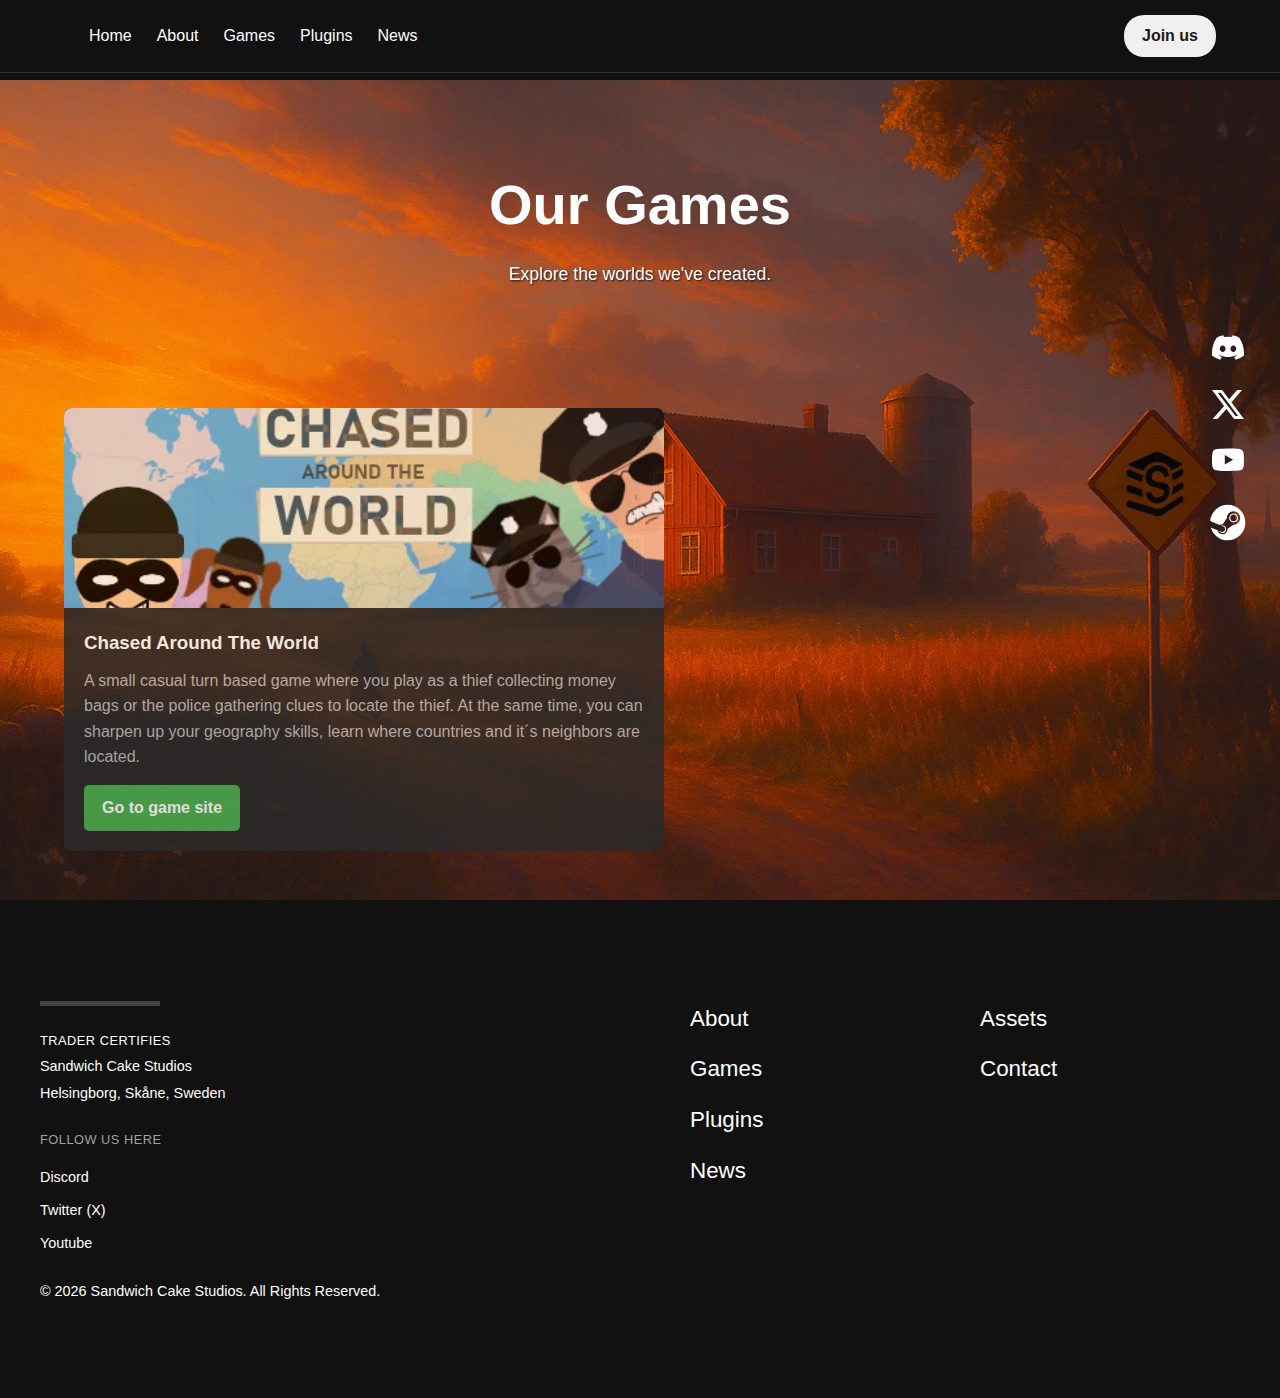
<file: games/index.html>
<!DOCTYPE html>
<html lang="en">
<head>
	<meta charset="utf-8">
	<meta http-equiv="X-UA-Compatible" content="IE=edge">
	<!--<meta name="google-site-verification" content="">-->
	<meta name="viewport" content="width=device-width, initial-scale=1, viewport-fit=cover">
	<meta name="description" content="All of our games.">
	
	<meta property="og:title" content="Games | Sandwich Cake Studios">
	<meta property="og:description" content="All of our games.">
	<meta property="og:url" content="https://sandwichcakestudios.github.io/games/"> 
	<meta property="og:image" content="https://sandwichcakestudios.github.io/img/Sandwichcakestudios_Logotype_Symbol_White.webp"> 
	<meta property="og:type" content="website">
	<meta property="og:site_name" content="Sandwich Cake Studios">


	<title>Games | Sandwich Cake Studios</title>

	<!-- Web App Manifest -->
	<link rel="manifest" href="/pwa/manifest.json">

	<!-- Favicon -->
	<link rel="shortcut icon" href="/img/favicon.ico">
	<link rel="icon" type="image/png" sizes="32x32" href="/favicon-32x32.png">
	<link rel="icon" type="image/png" sizes="16x16" href="/favicon-16x16.png">
	<!-- Core CSS -->
	<link rel="stylesheet" href="/css/style.css">

		
</head>
<body>

    <header class="site-header">
        
        <nav class="main-nav" id="main-nav">
            <ul>
                <li><a href="/">Home</a></li> 
				<li><a href="/about/">About</a></li>
                <li><a href="/games/">Games</a></li>
                <li><a href="/plugins/">Plugins</a></li> 
				<li><a href="/news/">News</a></li>
            </ul>
        </nav>
        <div class="logo">
		
		 
        </div>
        <a href="https://discord.gg/azWURcymGY" target="_blank" class="cta-button">Join us</a>
		<button class="menu-toggle" id="menu-toggle" aria-label="Toggle navigation" aria-expanded="false">
            &#9776; </button>
    </header>


	<aside class="fixed-right">
		<a href="https://discord.gg/azWURcymGY" aria-label="Go to our discord page" target="_blank"> 
			<svg xmlns="http://www.w3.org/2000/svg" width="32" height="32" fill="white" class="bi bi-discord" viewBox="0 0 16 16">
			  <path d="M13.545 2.907a13.2 13.2 0 0 0-3.257-1.011.05.05 0 0 0-.052.025c-.141.25-.297.577-.406.833a12.2 12.2 0 0 0-3.658 0 8 8 0 0 0-.412-.833.05.05 0 0 0-.052-.025c-1.125.194-2.22.534-3.257 1.011a.04.04 0 0 0-.021.018C.356 6.024-.213 9.047.066 12.032q.003.022.021.037a13.3 13.3 0 0 0 3.995 2.02.05.05 0 0 0 .056-.019q.463-.63.818-1.329a.05.05 0 0 0-.01-.059l-.018-.011a9 9 0 0 1-1.248-.595.05.05 0 0 1-.02-.066l.015-.019q.127-.095.248-.195a.05.05 0 0 1 .051-.007c2.619 1.196 5.454 1.196 8.041 0a.05.05 0 0 1 .053.007q.121.1.248.195a.05.05 0 0 1-.004.085 8 8 0 0 1-1.249.594.05.05 0 0 0-.03.03.05.05 0 0 0 .003.041c.24.465.515.909.817 1.329a.05.05 0 0 0 .056.019 13.2 13.2 0 0 0 4.001-2.02.05.05 0 0 0 .021-.037c.334-3.451-.559-6.449-2.366-9.106a.03.03 0 0 0-.02-.019m-8.198 7.307c-.789 0-1.438-.724-1.438-1.612s.637-1.613 1.438-1.613c.807 0 1.45.73 1.438 1.613 0 .888-.637 1.612-1.438 1.612m5.316 0c-.788 0-1.438-.724-1.438-1.612s.637-1.613 1.438-1.613c.807 0 1.451.73 1.438 1.613 0 .888-.631 1.612-1.438 1.612"/>
			</svg>
		</a>
		<a href="https://x.com/SandwichCakeStu" aria-label="Go to our twitter page" target="_blank"> 
			<svg xmlns="http://www.w3.org/2000/svg" width="32" height="32" fill="white" class="bi bi-twitter-x" viewBox="0 0 16 16">
			  <path d="M12.6.75h2.454l-5.36 6.142L16 15.25h-4.937l-3.867-5.07-4.425 5.07H.316l5.733-6.57L0 .75h5.063l3.495 4.633L12.601.75Zm-.86 13.028h1.36L4.323 2.145H2.865z"/>
			</svg>
		</a>
        <a href="https://www.youtube.com/@sandwichcakestudios" aria-label="Go to our youtube page" target="_blank"> 
			<svg xmlns="http://www.w3.org/2000/svg" width="32" height="32" fill="white" class="bi bi-youtube" viewBox="0 0 16 16">
			  <path d="M8.051 1.999h.089c.822.003 4.987.033 6.11.335a2.01 2.01 0 0 1 1.415 1.42c.101.38.172.883.22 1.402l.01.104.022.26.008.104c.065.914.073 1.77.074 1.957v.075c-.001.194-.01 1.108-.082 2.06l-.008.105-.009.104c-.05.572-.124 1.14-.235 1.558a2.01 2.01 0 0 1-1.415 1.42c-1.16.312-5.569.334-6.18.335h-.142c-.309 0-1.587-.006-2.927-.052l-.17-.006-.087-.004-.171-.007-.171-.007c-1.11-.049-2.167-.128-2.654-.26a2.01 2.01 0 0 1-1.415-1.419c-.111-.417-.185-.986-.235-1.558L.09 9.82l-.008-.104A31 31 0 0 1 0 7.68v-.123c.002-.215.01-.958.064-1.778l.007-.103.003-.052.008-.104.022-.26.01-.104c.048-.519.119-1.023.22-1.402a2.01 2.01 0 0 1 1.415-1.42c.487-.13 1.544-.21 2.654-.26l.17-.007.172-.006.086-.003.171-.007A100 100 0 0 1 7.858 2zM6.4 5.209v4.818l4.157-2.408z"/>
			</svg>
		</a>
		 <a href="https://store.steampowered.com/dev/sandwichcakestudios" aria-label="Go to our steam page" target="_blank"> 
			<svg width="64px" height="42px" viewBox="-23.31 -23.31 305.62 305.62" version="1.1" xmlns="http://www.w3.org/2000/svg" xmlns:xlink="http://www.w3.org/1999/xlink" preserveAspectRatio="xMidYMid" fill="#000000"><path d="M127.778579,0 C60.4203546,0 5.24030561,52.412282 0,119.013983 L68.7236558,147.68805 C74.5451924,143.665561 81.5845466,141.322185 89.1497766,141.322185 C89.8324924,141.322185 90.5059824,141.340637 91.1702465,141.377541 L121.735621,96.668877 L121.735621,96.0415165 C121.735621,69.1388208 143.425688,47.2457835 170.088511,47.2457835 C196.751333,47.2457835 218.441401,69.1388208 218.441401,96.0415165 C218.441401,122.944212 196.751333,144.846475 170.088511,144.846475 C169.719475,144.846475 169.359666,144.83725 168.99063,144.828024 L125.398299,176.205276 C125.425977,176.786507 125.444428,177.367738 125.444428,177.939743 C125.444428,198.144443 109.160732,214.575753 89.1497766,214.575753 C71.5836817,214.575753 56.8868387,201.917832 53.5655182,185.163615 L4.40997549,164.654462 C19.6326942,218.967277 69.0834655,258.786219 127.778579,258.786219 C198.596511,258.786219 256,200.847629 256,129.393109 C256,57.9293643 198.596511,0 127.778579,0 Z M80.3519677,196.332478 L64.6033732,189.763644 C67.389592,195.63131 72.2239585,200.539484 78.6359521,203.233444 C92.4932392,209.064206 108.472481,202.430791 114.247888,188.435116 C117.043333,181.663313 117.061785,174.190342 114.294018,167.400086 C111.526251,160.609831 106.295171,155.31417 99.5879487,152.491048 C92.9176301,149.695603 85.7767911,149.797088 79.5031858,152.186594 L95.777656,158.976849 C105.999942,163.276114 110.834309,175.122157 106.571948,185.436702 C102.318812,195.751247 90.574254,200.631743 80.3519677,196.332478 Z M202.30901,96.0424391 C202.30901,78.1165345 187.85204,63.5211763 170.092201,63.5211763 C152.323137,63.5211763 137.866167,78.1165345 137.866167,96.0424391 C137.866167,113.968344 152.323137,128.554476 170.092201,128.554476 C187.85204,128.554476 202.30901,113.968344 202.30901,96.0424391 Z M145.938821,95.9870838 C145.938821,82.4988323 156.779242,71.5661525 170.138331,71.5661525 C183.506646,71.5661525 194.347066,82.4988323 194.347066,95.9870838 C194.347066,109.475335 183.506646,120.408015 170.138331,120.408015 C156.779242,120.408015 145.938821,109.475335 145.938821,95.9870838 Z" fill="#ffffff"> </path></svg>
		</a>
		
    </aside>
	
    <main class="page-content">
        <section class="page-title-section">
            <div class="container">
                <h1>Our Games</h1>
                <p>Explore the worlds we've created.</p>
            </div>
        </section>

        <section class="games-showcase">
            <div class="container">
                <div class="games-grid">
                    <div class="game-card">
                        <div class="game-card-image">
                            <img src="/img/chasedAroundTheWorld-Logo.webp" alt="Chased around the world logo">
                        </div>
                        <div class="game-card-content">
                            <h3>Chased Around The World</h3>
                            <p>A small casual turn based game where you play as a thief collecting money bags or the police gathering clues to locate the thief.
At the same time, you can sharpen up your geography skills, learn where countries and it´s neighbors are located.</p>
                            <a href="https://store.steampowered.com/app/1937050/Chased_Around_The_World/" class="button-link">Go to game site</a>
                        </div>
                    </div>
                    <!--
                     <div class="game-card">
                        <div class="game-card-image">
                             <img src="https://via.placeholder.com/400x300/7a7a7a/fff?text=Upcoming+Game" alt="Game 3 Placeholder Image">
                        </div>
                         <div class="game-card-content">
                            <h3>Project: Future</h3>
                             <p>Stay tuned for our next big release! Ut enim ad minim veniam, quis nostrud exercitation ullamco.</p>
                            <a href="#" class="button-link disabled">Coming Soon</a> </div>
                    </div>
					-->
                    </div>
            </div>
        </section>

    </main>

    <footer class="site-footer">
  <div class="footer-container">

    <div class="footer-column footer-contact-info">
      <div class="logo-placeholder"></div>

      <div class="footer-section location-info">
        <p class="footer-heading">Trader Certifies</p>
        <p>Sandwich Cake Studios</p>
        <p>Helsingborg, Skåne, Sweden</p>
      </div>
	
      <div class="footer-section social-links">
        <p class="footer-heading">Follow us here</p>
        <ul>
          <li><a href="https://discord.gg/azWURcymGY">Discord</a></li>
          <li><a href="https://x.com/SandwichCakeStu">Twitter (X)</a></li>
          <li><a href="https://www.youtube.com/@sandwichcakestudios">Youtube</a></li>
        </ul>
      </div>
	  
	   <div class="footer-section location-info">
        <p>&copy; <span id="current-year"></span> Sandwich Cake Studios. All Rights Reserved.</p>
      </div>
	  
    </div>
	
	
	
    <div class="footer-column footer-navigation">
      <ul>
			<li><a href="/about/">About</a></li>
			<li><a href="/games/">Games</a></li>
			<li><a href="/plugins/">Plugins</a></li> 
			<li><a href="/news/">News</a></li>
      </ul>
    </div>

    <div class="footer-column footer-navigation">
      <ul>
        <li><a href="/assets/">Assets</a></li>
        <li><a href="/#Contact-Content">Contact</a></li>
      </ul>
    </div>

  </div>
</footer>

      <script src="/js/script.js"></script>
</body>
</html>
</file>
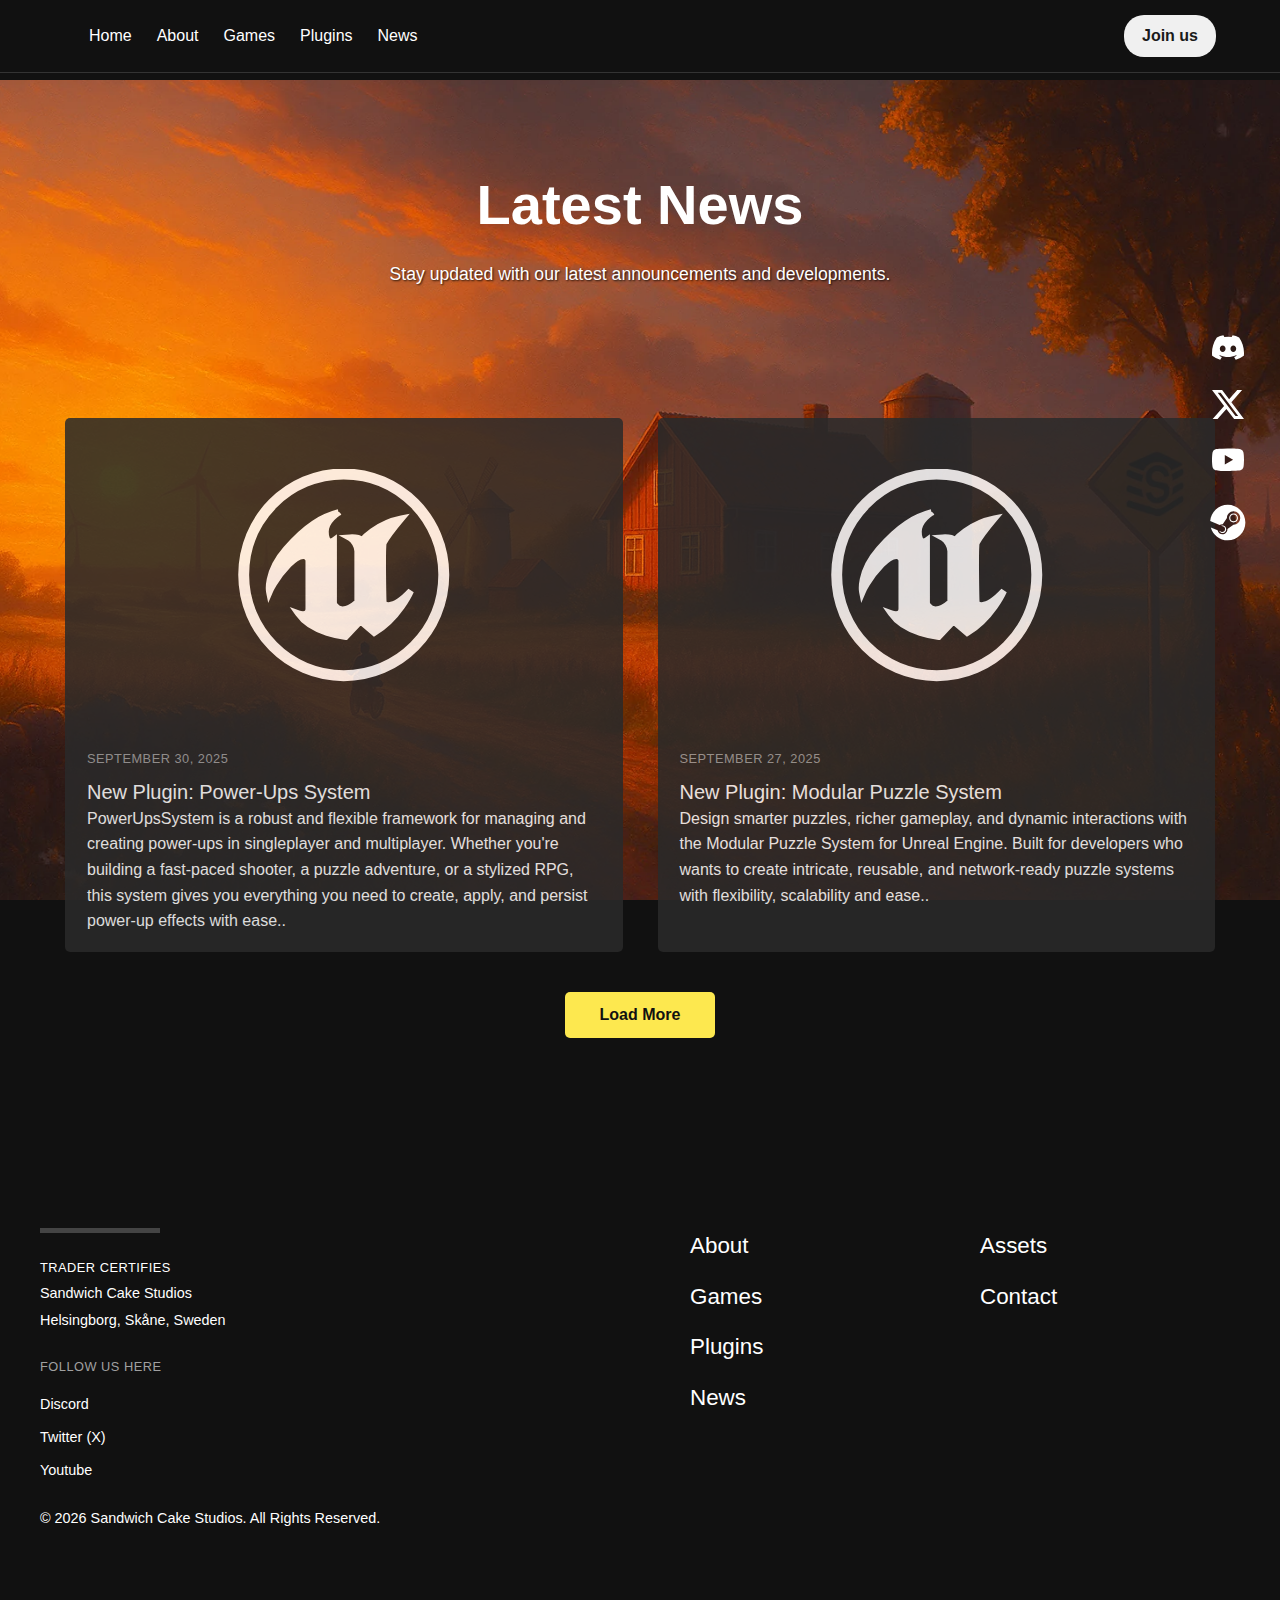
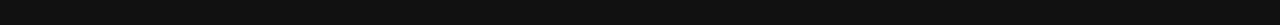
<file: news/index.html>
<!DOCTYPE html>
<html lang="en">
<head>
	<meta charset="utf-8">
	<meta http-equiv="X-UA-Compatible" content="IE=edge">
	<!--<meta name="google-site-verification" content="">-->
	<meta name="viewport" content="width=device-width, initial-scale=1, viewport-fit=cover">
	<meta name="description" content="The latest news from us.">
	
	<meta property="og:title" content="News | Sandwich Cake Studios">
	<meta property="og:description" content="The latest news from us.">
	<meta property="og:url" content="https://sandwichcakestudios.github.io/news/"> 
	<meta property="og:image" content="https://sandwichcakestudios.github.io/img/Sandwichcakestudios_Logotype_Symbol_White.webp"> 
	<meta property="og:type" content="website">
	<meta property="og:site_name" content="Sandwich Cake Studios">


	<title>News | Sandwich Cake Studios</title>

	<!-- Web App Manifest -->
	<link rel="manifest" href="/pwa/manifest.json">

	<!-- Favicon -->
	<link rel="shortcut icon" href="/img/favicon.ico">
	
	<!-- Core CSS -->
	<link rel="stylesheet" href=" /css/style.css">

		
</head>
<body>

    <header class="site-header">
        
        <nav class="main-nav" id="main-nav">
            <ul>
                <li><a href="/">Home</a></li> 
				<li><a href="/about/">About</a></li>
                <li><a href="/games/">Games</a></li>
                <li><a href="/plugins/">Plugins</a></li> 
				<li><a href="/news/">News</a></li>
            </ul>
        </nav>
        <div class="logo">
		
		 
        </div>
        <a href="https://discord.gg/azWURcymGY" target="_blank" class="cta-button">Join us</a>
		<button class="menu-toggle" id="menu-toggle" aria-label="Toggle navigation" aria-expanded="false">
            &#9776; </button>
    </header>


	<aside class="fixed-right">
		<a href="https://discord.gg/azWURcymGY" aria-label="Go to our discord page" target="_blank"> 
			<svg xmlns="http://www.w3.org/2000/svg" width="32" height="32" fill="white" class="bi bi-discord" viewBox="0 0 16 16">
			  <path d="M13.545 2.907a13.2 13.2 0 0 0-3.257-1.011.05.05 0 0 0-.052.025c-.141.25-.297.577-.406.833a12.2 12.2 0 0 0-3.658 0 8 8 0 0 0-.412-.833.05.05 0 0 0-.052-.025c-1.125.194-2.22.534-3.257 1.011a.04.04 0 0 0-.021.018C.356 6.024-.213 9.047.066 12.032q.003.022.021.037a13.3 13.3 0 0 0 3.995 2.02.05.05 0 0 0 .056-.019q.463-.63.818-1.329a.05.05 0 0 0-.01-.059l-.018-.011a9 9 0 0 1-1.248-.595.05.05 0 0 1-.02-.066l.015-.019q.127-.095.248-.195a.05.05 0 0 1 .051-.007c2.619 1.196 5.454 1.196 8.041 0a.05.05 0 0 1 .053.007q.121.1.248.195a.05.05 0 0 1-.004.085 8 8 0 0 1-1.249.594.05.05 0 0 0-.03.03.05.05 0 0 0 .003.041c.24.465.515.909.817 1.329a.05.05 0 0 0 .056.019 13.2 13.2 0 0 0 4.001-2.02.05.05 0 0 0 .021-.037c.334-3.451-.559-6.449-2.366-9.106a.03.03 0 0 0-.02-.019m-8.198 7.307c-.789 0-1.438-.724-1.438-1.612s.637-1.613 1.438-1.613c.807 0 1.45.73 1.438 1.613 0 .888-.637 1.612-1.438 1.612m5.316 0c-.788 0-1.438-.724-1.438-1.612s.637-1.613 1.438-1.613c.807 0 1.451.73 1.438 1.613 0 .888-.631 1.612-1.438 1.612"/>
			</svg>
		</a>
		<a href="https://x.com/SandwichCakeStu" aria-label="Go to our twitter page" target="_blank"> 
			<svg xmlns="http://www.w3.org/2000/svg" width="32" height="32" fill="white" class="bi bi-twitter-x" viewBox="0 0 16 16">
			  <path d="M12.6.75h2.454l-5.36 6.142L16 15.25h-4.937l-3.867-5.07-4.425 5.07H.316l5.733-6.57L0 .75h5.063l3.495 4.633L12.601.75Zm-.86 13.028h1.36L4.323 2.145H2.865z"/>
			</svg>
		</a>
        <a href="https://www.youtube.com/@sandwichcakestudios" aria-label="Go to our youtube page" target="_blank"> 
			<svg xmlns="http://www.w3.org/2000/svg" width="32" height="32" fill="white" class="bi bi-youtube" viewBox="0 0 16 16">
			  <path d="M8.051 1.999h.089c.822.003 4.987.033 6.11.335a2.01 2.01 0 0 1 1.415 1.42c.101.38.172.883.22 1.402l.01.104.022.26.008.104c.065.914.073 1.77.074 1.957v.075c-.001.194-.01 1.108-.082 2.06l-.008.105-.009.104c-.05.572-.124 1.14-.235 1.558a2.01 2.01 0 0 1-1.415 1.42c-1.16.312-5.569.334-6.18.335h-.142c-.309 0-1.587-.006-2.927-.052l-.17-.006-.087-.004-.171-.007-.171-.007c-1.11-.049-2.167-.128-2.654-.26a2.01 2.01 0 0 1-1.415-1.419c-.111-.417-.185-.986-.235-1.558L.09 9.82l-.008-.104A31 31 0 0 1 0 7.68v-.123c.002-.215.01-.958.064-1.778l.007-.103.003-.052.008-.104.022-.26.01-.104c.048-.519.119-1.023.22-1.402a2.01 2.01 0 0 1 1.415-1.42c.487-.13 1.544-.21 2.654-.26l.17-.007.172-.006.086-.003.171-.007A100 100 0 0 1 7.858 2zM6.4 5.209v4.818l4.157-2.408z"/>
			</svg>
		</a>
		 <a href="https://store.steampowered.com/dev/sandwichcakestudios" aria-label="Go to our steam page" target="_blank"> 
			<svg width="64px" height="42px" viewBox="-23.31 -23.31 305.62 305.62" version="1.1" xmlns="http://www.w3.org/2000/svg" xmlns:xlink="http://www.w3.org/1999/xlink" preserveAspectRatio="xMidYMid" fill="#000000"><path d="M127.778579,0 C60.4203546,0 5.24030561,52.412282 0,119.013983 L68.7236558,147.68805 C74.5451924,143.665561 81.5845466,141.322185 89.1497766,141.322185 C89.8324924,141.322185 90.5059824,141.340637 91.1702465,141.377541 L121.735621,96.668877 L121.735621,96.0415165 C121.735621,69.1388208 143.425688,47.2457835 170.088511,47.2457835 C196.751333,47.2457835 218.441401,69.1388208 218.441401,96.0415165 C218.441401,122.944212 196.751333,144.846475 170.088511,144.846475 C169.719475,144.846475 169.359666,144.83725 168.99063,144.828024 L125.398299,176.205276 C125.425977,176.786507 125.444428,177.367738 125.444428,177.939743 C125.444428,198.144443 109.160732,214.575753 89.1497766,214.575753 C71.5836817,214.575753 56.8868387,201.917832 53.5655182,185.163615 L4.40997549,164.654462 C19.6326942,218.967277 69.0834655,258.786219 127.778579,258.786219 C198.596511,258.786219 256,200.847629 256,129.393109 C256,57.9293643 198.596511,0 127.778579,0 Z M80.3519677,196.332478 L64.6033732,189.763644 C67.389592,195.63131 72.2239585,200.539484 78.6359521,203.233444 C92.4932392,209.064206 108.472481,202.430791 114.247888,188.435116 C117.043333,181.663313 117.061785,174.190342 114.294018,167.400086 C111.526251,160.609831 106.295171,155.31417 99.5879487,152.491048 C92.9176301,149.695603 85.7767911,149.797088 79.5031858,152.186594 L95.777656,158.976849 C105.999942,163.276114 110.834309,175.122157 106.571948,185.436702 C102.318812,195.751247 90.574254,200.631743 80.3519677,196.332478 Z M202.30901,96.0424391 C202.30901,78.1165345 187.85204,63.5211763 170.092201,63.5211763 C152.323137,63.5211763 137.866167,78.1165345 137.866167,96.0424391 C137.866167,113.968344 152.323137,128.554476 170.092201,128.554476 C187.85204,128.554476 202.30901,113.968344 202.30901,96.0424391 Z M145.938821,95.9870838 C145.938821,82.4988323 156.779242,71.5661525 170.138331,71.5661525 C183.506646,71.5661525 194.347066,82.4988323 194.347066,95.9870838 C194.347066,109.475335 183.506646,120.408015 170.138331,120.408015 C156.779242,120.408015 145.938821,109.475335 145.938821,95.9870838 Z" fill="#ffffff"> </path></svg>
		</a>
		
    </aside>
	
    <main class="page-content">
       
		<section class="page-title-section">
            <div class="container">
                <h1>Latest News</h1>
				<p>Stay updated with our latest announcements and developments.</p>
            </div>
        </section>
		<section class="news-section">

  <div class="news-grid" id="news-grid-container">

    <article class="news-item">
      <a href="https://www.fab.com/listings/5ded47ca-3ee4-4f4b-a648-aecf3dc11a92" class="news-item-link">
        <svg fill="#ffffff" viewBox="-8.32 -8.32 48.64 48.64" xmlns="http://www.w3.org/2000/svg" stroke="#ffffff"><g id="SVGRepo_bgCarrier" stroke-width="0"></g><g id="SVGRepo_tracerCarrier" stroke-linecap="round" stroke-linejoin="round"></g><g id="SVGRepo_iconCarrier"> <path d="M16 0c-8.766 0-15.865 7.161-15.865 16s7.099 16 15.865 16c8.76 0 15.865-7.161 15.865-16s-7.104-16-15.87-16zM16 0.703c4.047 0 7.859 1.594 10.724 4.479 2.859 2.875 4.453 6.766 4.443 10.818 0 4.083-1.578 7.927-4.443 10.818-2.828 2.87-6.693 4.484-10.724 4.479-4.031 0.005-7.896-1.609-10.724-4.479-2.859-2.875-4.458-6.766-4.448-10.818 0-4.083 1.583-7.927 4.443-10.818 2.828-2.875 6.698-4.49 10.729-4.479zM15.203 6.333c-2.583 0.693-4.974 2.021-8.161 5.677s-2.583 6.677-2.583 6.677c0 0 0.88-2.078 2.995-4.266 1.005-1.036 1.75-1.385 2.266-1.385 0.458-0.026 0.844 0.344 0.844 0.802v7.422c0 0.734-0.474 0.896-0.911 0.885-0.37-0.005-0.714-0.135-0.714-0.135 2.172 3.156 7.37 3.599 7.37 3.599l2.281-2.438 0.052 0.047 2.089 1.781c3.823-2.271 5.667-6.479 5.667-6.479-1.708 1.802-2.792 2.224-3.438 2.224-0.573-0.005-0.797-0.339-0.797-0.339-0.031-0.156-0.083-2.417-0.104-4.677-0.021-2.339 0-4.682 0.115-4.688 0.661-1.24 2.766-3.74 2.766-3.74-3.932 0.776-6.073 3.354-6.073 3.354-0.635-0.5-1.927-0.417-1.927-0.417 0.604 0.333 1.208 1.302 1.208 2.104v7.896c0 0-1.318 1.161-2.333 1.161-0.604 0-0.974-0.328-1.177-0.599-0.078-0.104-0.146-0.219-0.198-0.344v-9.75c-0.141 0.104-0.313 0.161-0.484 0.167-0.219 0-0.443-0.109-0.594-0.427-0.115-0.24-0.188-0.599-0.188-1.125 0-1.797 2.031-2.99 2.031-2.99z"></path> </g></svg>
        <div class="news-item-content">
          <p class="news-item-date">September 30, 2025</p>
          <h3 class="news-item-title">New Plugin: Power-Ups System</h3>
		  <p>PowerUpsSystem is a robust and flexible framework for managing and creating power-ups in singleplayer and multiplayer. Whether you're building a fast-paced shooter, a puzzle adventure, or a stylized RPG, this system gives you everything you need to create, apply, and persist power-up effects with ease..</p>
        </div>
      </a>
</article>
	<article class="news-item">
      <a href="https://www.fab.com/listings/c69e42e9-460f-49cb-ba11-da0eacca28cf" class="news-item-link">
        <svg fill="#ffffff" viewBox="-8.32 -8.32 48.64 48.64" xmlns="http://www.w3.org/2000/svg" stroke="#ffffff"><g id="SVGRepo_bgCarrier" stroke-width="0"></g><g id="SVGRepo_tracerCarrier" stroke-linecap="round" stroke-linejoin="round"></g><g id="SVGRepo_iconCarrier"> <path d="M16 0c-8.766 0-15.865 7.161-15.865 16s7.099 16 15.865 16c8.76 0 15.865-7.161 15.865-16s-7.104-16-15.87-16zM16 0.703c4.047 0 7.859 1.594 10.724 4.479 2.859 2.875 4.453 6.766 4.443 10.818 0 4.083-1.578 7.927-4.443 10.818-2.828 2.87-6.693 4.484-10.724 4.479-4.031 0.005-7.896-1.609-10.724-4.479-2.859-2.875-4.458-6.766-4.448-10.818 0-4.083 1.583-7.927 4.443-10.818 2.828-2.875 6.698-4.49 10.729-4.479zM15.203 6.333c-2.583 0.693-4.974 2.021-8.161 5.677s-2.583 6.677-2.583 6.677c0 0 0.88-2.078 2.995-4.266 1.005-1.036 1.75-1.385 2.266-1.385 0.458-0.026 0.844 0.344 0.844 0.802v7.422c0 0.734-0.474 0.896-0.911 0.885-0.37-0.005-0.714-0.135-0.714-0.135 2.172 3.156 7.37 3.599 7.37 3.599l2.281-2.438 0.052 0.047 2.089 1.781c3.823-2.271 5.667-6.479 5.667-6.479-1.708 1.802-2.792 2.224-3.438 2.224-0.573-0.005-0.797-0.339-0.797-0.339-0.031-0.156-0.083-2.417-0.104-4.677-0.021-2.339 0-4.682 0.115-4.688 0.661-1.24 2.766-3.74 2.766-3.74-3.932 0.776-6.073 3.354-6.073 3.354-0.635-0.5-1.927-0.417-1.927-0.417 0.604 0.333 1.208 1.302 1.208 2.104v7.896c0 0-1.318 1.161-2.333 1.161-0.604 0-0.974-0.328-1.177-0.599-0.078-0.104-0.146-0.219-0.198-0.344v-9.75c-0.141 0.104-0.313 0.161-0.484 0.167-0.219 0-0.443-0.109-0.594-0.427-0.115-0.24-0.188-0.599-0.188-1.125 0-1.797 2.031-2.99 2.031-2.99z"></path> </g></svg>
        <div class="news-item-content">
          <p class="news-item-date">September 27, 2025</p>
          <h3 class="news-item-title">New Plugin: Modular Puzzle System</h3>
		  <p>Design smarter puzzles, richer gameplay, and dynamic interactions with the Modular Puzzle System for Unreal Engine. Built for developers who wants to create intricate, reusable, and network-ready puzzle systems with flexibility, scalability and ease..</p>
        </div>
      </a>
</article>

    

    </div>

  <div class="load-more-container">
      <button id="load-more-news" class="load-more-button">Load More</button>
  </div>

</section>

    </main>

    <footer class="site-footer">
  <div class="footer-container">

    <div class="footer-column footer-contact-info">
      <div class="logo-placeholder"></div>

      <div class="footer-section location-info">
        <p class="footer-heading">Trader Certifies</p>
        <p>Sandwich Cake Studios</p>
        <p>Helsingborg, Skåne, Sweden</p>
      </div>
	
      <div class="footer-section social-links">
        <p class="footer-heading">Follow us here</p>
        <ul>
          <li><a href="https://discord.gg/azWURcymGY">Discord</a></li>
          <li><a href="https://x.com/SandwichCakeStu">Twitter (X)</a></li>
          <li><a href="https://www.youtube.com/@sandwichcakestudios">Youtube</a></li>
        </ul>
      </div>
	  
	   <div class="footer-section location-info">
        <p>&copy; <span id="current-year"></span> Sandwich Cake Studios. All Rights Reserved.</p>
      </div>
	  
    </div>
	
	
	
    <div class="footer-column footer-navigation">
      <ul>
			<li><a href="/about/">About</a></li>
			<li><a href="/games/">Games</a></li>
			<li><a href="/plugins/">Plugins</a></li> 
			<li><a href="/news/">News</a></li>
      </ul>
    </div>

    <div class="footer-column footer-navigation">
      <ul>
        <li><a href="/assets/">Assets</a></li>
        <li><a href="/#Contact-Content">Contact</a></li>
      </ul>
    </div>

  </div>
</footer>

      <script src="/js/script.js"></script>
	  <script src="/js/news.js"></script>
</body>
</html>
</file>
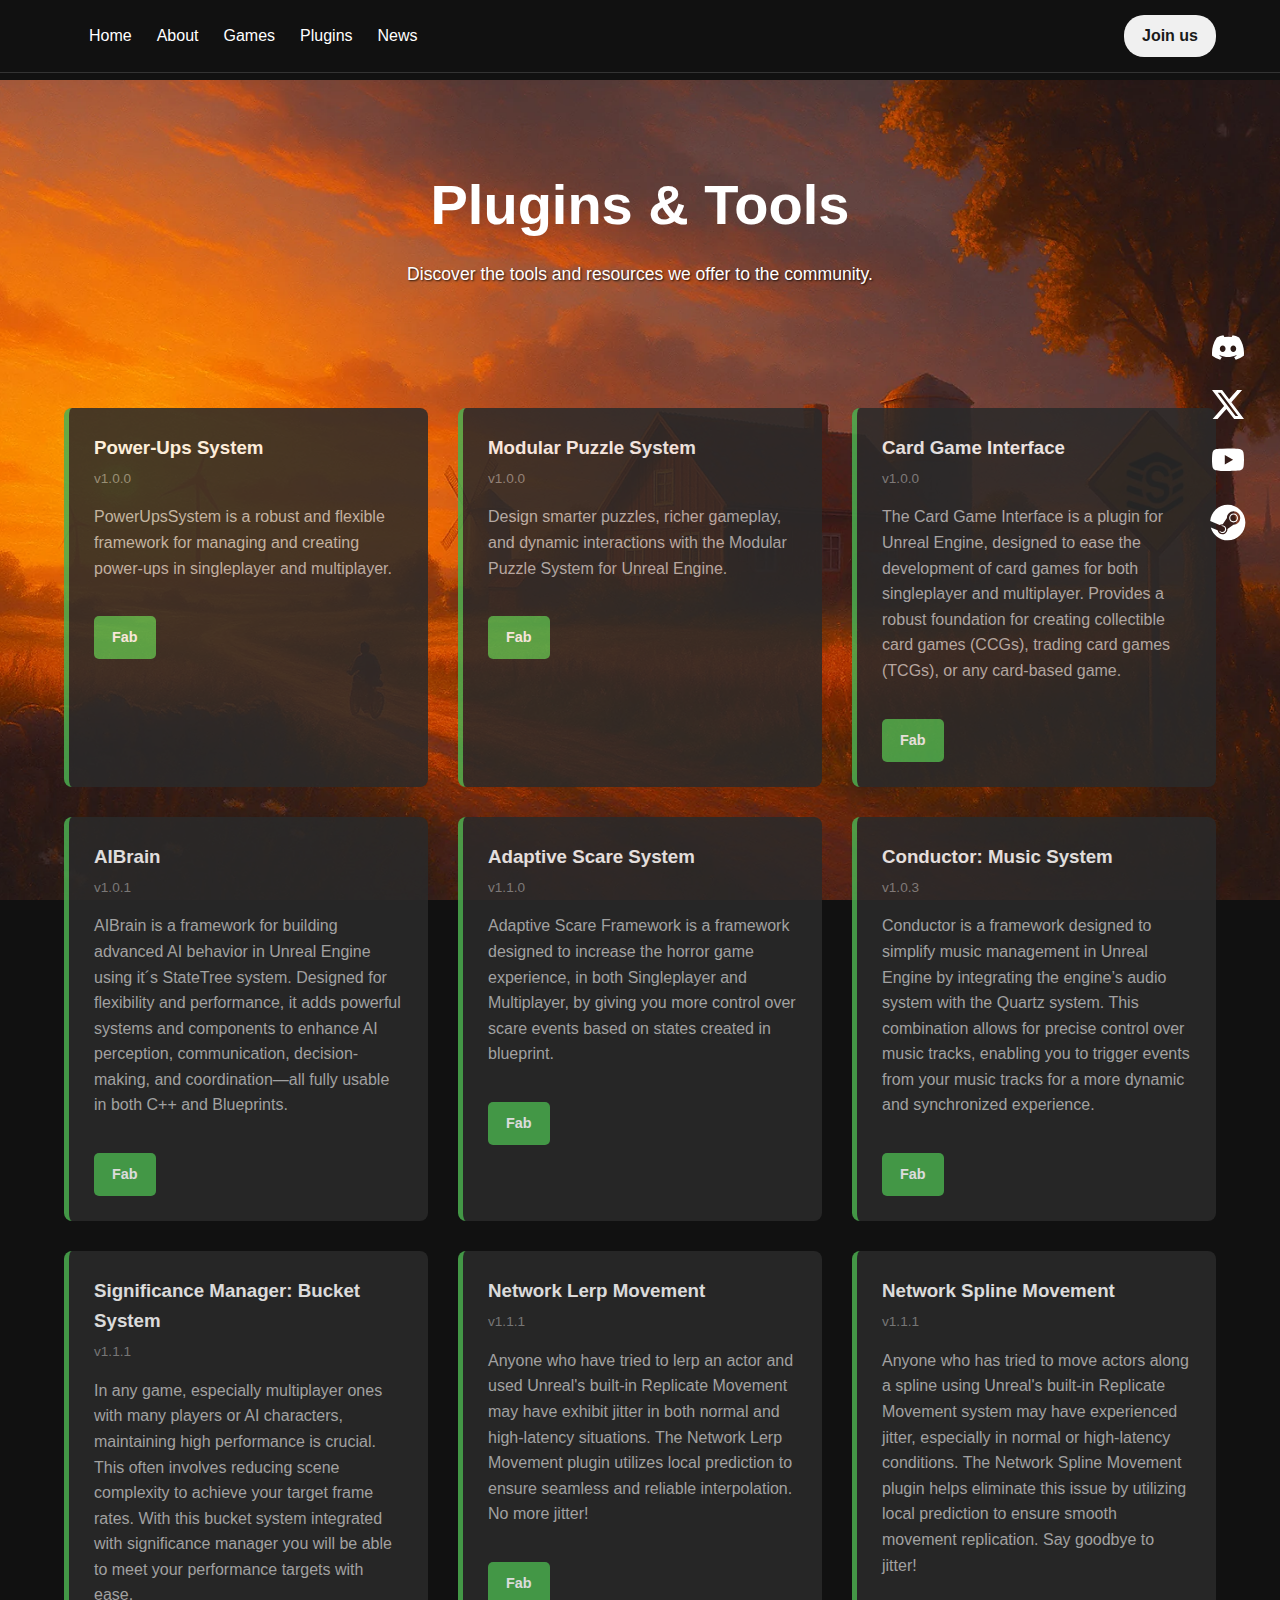
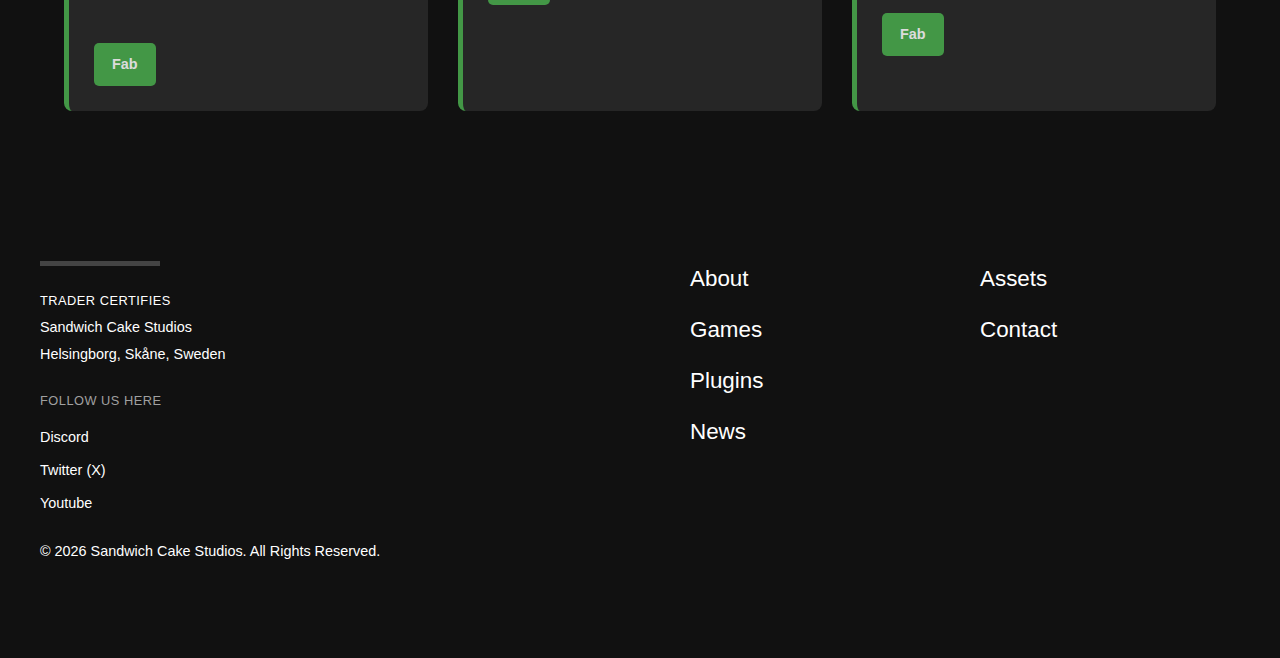
<file: plugins/index.html>
<!DOCTYPE html>
<html lang="en">
<head>
	<meta charset="utf-8">
	<meta http-equiv="X-UA-Compatible" content="IE=edge">
	<!--<meta name="google-site-verification" content="">-->
	<meta name="viewport" content="width=device-width, initial-scale=1, viewport-fit=cover">
	<meta name="description" content="Our amazing Plugins library.">
	
	<meta property="og:title" content="Plugins | Sandwich Cake Studios">
	<meta property="og:description" content="Our amazing Plugins library.">
	<meta property="og:url" content="https://sandwichcakestudios.github.io/plugins/"> 
	<meta property="og:image" content="https://sandwichcakestudios.github.io/img/Sandwichcakestudios_Logotype_Symbol_White.webp"> 
	<meta property="og:type" content="website">
	<meta property="og:site_name" content="Sandwich Cake Studios">


	<title>Plugins | Sandwich Cake Studios</title>

	<!-- Web App Manifest -->
	<link rel="manifest" href="/pwa/manifest.json">

	<!-- Favicon -->
	<link rel="shortcut icon" href="/img/favicon.ico">
	
	<!-- Core CSS -->
	<link rel="stylesheet" href=" /css/style.css">
		
</head>
<body>

    <header class="site-header">
        
        <nav class="main-nav" id="main-nav">
            <ul>
                <li><a href="/">Home</a></li> 
				<li><a href="/about/">About</a></li>
                <li><a href="/games/">Games</a></li>
                <li><a href="/plugins/">Plugins</a></li> 
				<li><a href="/news/">News</a></li>
            </ul>
        </nav>
        <div class="logo">
		
		 
        </div>
        <a href="https://discord.gg/azWURcymGY" target="_blank" class="cta-button">Join us</a>
		<button class="menu-toggle" id="menu-toggle" aria-label="Toggle navigation" aria-expanded="false">
            &#9776; </button>
    </header>


	<aside class="fixed-right">
		<a href="https://discord.gg/azWURcymGY" aria-label="Go to our discord page" target="_blank"> 
			<svg xmlns="http://www.w3.org/2000/svg" width="32" height="32" fill="white" class="bi bi-discord" viewBox="0 0 16 16">
			  <path d="M13.545 2.907a13.2 13.2 0 0 0-3.257-1.011.05.05 0 0 0-.052.025c-.141.25-.297.577-.406.833a12.2 12.2 0 0 0-3.658 0 8 8 0 0 0-.412-.833.05.05 0 0 0-.052-.025c-1.125.194-2.22.534-3.257 1.011a.04.04 0 0 0-.021.018C.356 6.024-.213 9.047.066 12.032q.003.022.021.037a13.3 13.3 0 0 0 3.995 2.02.05.05 0 0 0 .056-.019q.463-.63.818-1.329a.05.05 0 0 0-.01-.059l-.018-.011a9 9 0 0 1-1.248-.595.05.05 0 0 1-.02-.066l.015-.019q.127-.095.248-.195a.05.05 0 0 1 .051-.007c2.619 1.196 5.454 1.196 8.041 0a.05.05 0 0 1 .053.007q.121.1.248.195a.05.05 0 0 1-.004.085 8 8 0 0 1-1.249.594.05.05 0 0 0-.03.03.05.05 0 0 0 .003.041c.24.465.515.909.817 1.329a.05.05 0 0 0 .056.019 13.2 13.2 0 0 0 4.001-2.02.05.05 0 0 0 .021-.037c.334-3.451-.559-6.449-2.366-9.106a.03.03 0 0 0-.02-.019m-8.198 7.307c-.789 0-1.438-.724-1.438-1.612s.637-1.613 1.438-1.613c.807 0 1.45.73 1.438 1.613 0 .888-.637 1.612-1.438 1.612m5.316 0c-.788 0-1.438-.724-1.438-1.612s.637-1.613 1.438-1.613c.807 0 1.451.73 1.438 1.613 0 .888-.631 1.612-1.438 1.612"/>
			</svg>
		</a>
		<a href="https://x.com/SandwichCakeStu" aria-label="Go to our twitter page" target="_blank"> 
			<svg xmlns="http://www.w3.org/2000/svg" width="32" height="32" fill="white" class="bi bi-twitter-x" viewBox="0 0 16 16">
			  <path d="M12.6.75h2.454l-5.36 6.142L16 15.25h-4.937l-3.867-5.07-4.425 5.07H.316l5.733-6.57L0 .75h5.063l3.495 4.633L12.601.75Zm-.86 13.028h1.36L4.323 2.145H2.865z"/>
			</svg>
		</a>
        <a href="https://www.youtube.com/@sandwichcakestudios" aria-label="Go to our youtube page" target="_blank"> 
			<svg xmlns="http://www.w3.org/2000/svg" width="32" height="32" fill="white" class="bi bi-youtube" viewBox="0 0 16 16">
			  <path d="M8.051 1.999h.089c.822.003 4.987.033 6.11.335a2.01 2.01 0 0 1 1.415 1.42c.101.38.172.883.22 1.402l.01.104.022.26.008.104c.065.914.073 1.77.074 1.957v.075c-.001.194-.01 1.108-.082 2.06l-.008.105-.009.104c-.05.572-.124 1.14-.235 1.558a2.01 2.01 0 0 1-1.415 1.42c-1.16.312-5.569.334-6.18.335h-.142c-.309 0-1.587-.006-2.927-.052l-.17-.006-.087-.004-.171-.007-.171-.007c-1.11-.049-2.167-.128-2.654-.26a2.01 2.01 0 0 1-1.415-1.419c-.111-.417-.185-.986-.235-1.558L.09 9.82l-.008-.104A31 31 0 0 1 0 7.68v-.123c.002-.215.01-.958.064-1.778l.007-.103.003-.052.008-.104.022-.26.01-.104c.048-.519.119-1.023.22-1.402a2.01 2.01 0 0 1 1.415-1.42c.487-.13 1.544-.21 2.654-.26l.17-.007.172-.006.086-.003.171-.007A100 100 0 0 1 7.858 2zM6.4 5.209v4.818l4.157-2.408z"/>
			</svg>
		</a>
		 <a href="https://store.steampowered.com/dev/sandwichcakestudios" aria-label="Go to our steam page" target="_blank"> 
			<svg width="64px" height="42px" viewBox="-23.31 -23.31 305.62 305.62" version="1.1" xmlns="http://www.w3.org/2000/svg" xmlns:xlink="http://www.w3.org/1999/xlink" preserveAspectRatio="xMidYMid" fill="#000000"><path d="M127.778579,0 C60.4203546,0 5.24030561,52.412282 0,119.013983 L68.7236558,147.68805 C74.5451924,143.665561 81.5845466,141.322185 89.1497766,141.322185 C89.8324924,141.322185 90.5059824,141.340637 91.1702465,141.377541 L121.735621,96.668877 L121.735621,96.0415165 C121.735621,69.1388208 143.425688,47.2457835 170.088511,47.2457835 C196.751333,47.2457835 218.441401,69.1388208 218.441401,96.0415165 C218.441401,122.944212 196.751333,144.846475 170.088511,144.846475 C169.719475,144.846475 169.359666,144.83725 168.99063,144.828024 L125.398299,176.205276 C125.425977,176.786507 125.444428,177.367738 125.444428,177.939743 C125.444428,198.144443 109.160732,214.575753 89.1497766,214.575753 C71.5836817,214.575753 56.8868387,201.917832 53.5655182,185.163615 L4.40997549,164.654462 C19.6326942,218.967277 69.0834655,258.786219 127.778579,258.786219 C198.596511,258.786219 256,200.847629 256,129.393109 C256,57.9293643 198.596511,0 127.778579,0 Z M80.3519677,196.332478 L64.6033732,189.763644 C67.389592,195.63131 72.2239585,200.539484 78.6359521,203.233444 C92.4932392,209.064206 108.472481,202.430791 114.247888,188.435116 C117.043333,181.663313 117.061785,174.190342 114.294018,167.400086 C111.526251,160.609831 106.295171,155.31417 99.5879487,152.491048 C92.9176301,149.695603 85.7767911,149.797088 79.5031858,152.186594 L95.777656,158.976849 C105.999942,163.276114 110.834309,175.122157 106.571948,185.436702 C102.318812,195.751247 90.574254,200.631743 80.3519677,196.332478 Z M202.30901,96.0424391 C202.30901,78.1165345 187.85204,63.5211763 170.092201,63.5211763 C152.323137,63.5211763 137.866167,78.1165345 137.866167,96.0424391 C137.866167,113.968344 152.323137,128.554476 170.092201,128.554476 C187.85204,128.554476 202.30901,113.968344 202.30901,96.0424391 Z M145.938821,95.9870838 C145.938821,82.4988323 156.779242,71.5661525 170.138331,71.5661525 C183.506646,71.5661525 194.347066,82.4988323 194.347066,95.9870838 C194.347066,109.475335 183.506646,120.408015 170.138331,120.408015 C156.779242,120.408015 145.938821,109.475335 145.938821,95.9870838 Z" fill="#ffffff"> </path></svg>
		</a>
		
    </aside>
	
    <main class="page-content">
        <section class="page-title-section">
            <div class="container">
                <h1>Plugins & Tools</h1>
                <p>Discover the tools and resources we offer to the community.</p>
            </div>
        </section>

        <section class="plugins-list">
            <div class="container">
                <div class="plugins-grid">
				<div class="plugin-card">
                        <h3>Power-Ups System</h3>
                        <span class="plugin-version">v1.0.0</span>
                        <p>PowerUpsSystem is a robust and flexible framework for managing and creating power-ups in singleplayer and multiplayer.
						</p>
                        <div class="plugin-links">
                            <a href="https://www.fab.com/listings/5ded47ca-3ee4-4f4b-a648-aecf3dc11a92" class="button-link">Fab</a>
                        </div>
                    </div>
					<div class="plugin-card">
                        <h3>Modular Puzzle System</h3>
                        <span class="plugin-version">v1.0.0</span>
                        <p>Design smarter puzzles, richer gameplay, and dynamic interactions with the Modular Puzzle System for Unreal Engine.
						</p>
                        <div class="plugin-links">
                            <a href="https://www.fab.com/listings/c69e42e9-460f-49cb-ba11-da0eacca28cf" class="button-link">Fab</a>
                        </div>
                    </div>
				 <div class="plugin-card">
                        <h3>Card Game Interface</h3>
                        <span class="plugin-version">v1.0.0</span>
                        <p>The Card Game Interface is a plugin for Unreal Engine, designed to ease the development of card games for both singleplayer and multiplayer.
						Provides a robust foundation for creating collectible card games (CCGs), trading card games (TCGs), or any card-based game.
						</p>
                        <div class="plugin-links">
                            <a href="https://www.fab.com/listings/50191992-91d9-4108-a6cd-a3fca6ab6e6c" class="button-link">Fab</a>
                        </div>
                    </div>
                     <div class="plugin-card">
                        <h3>AIBrain</h3>
                        <span class="plugin-version">v1.0.1</span>
                        <p>AIBrain is a framework for building advanced AI behavior in Unreal Engine using it´s StateTree system. Designed for flexibility and performance, it adds powerful systems and components to enhance AI perception, communication, decision-making, and coordination—all fully usable in both C++ and Blueprints.</p>
                        <div class="plugin-links">
                            <a href="https://www.fab.com/listings/a10c4fc7-333f-4fd4-b13a-7254a5c264c2" class="button-link">Fab</a>
                        </div>
                    </div>
                     
					<div class="plugin-card">
                        <h3>Adaptive Scare System</h3>
                        <span class="plugin-version">v1.1.0</span>
                        <p>Adaptive Scare Framework is a framework designed to increase the horror game experience, in both Singleplayer and Multiplayer, by giving you more control over scare events based on states created in blueprint.</p>
                        <div class="plugin-links">
                            <a href="https://www.fab.com/listings/989e1259-c45e-4f50-993a-9f5cb9887d9f" class="button-link">Fab</a>
                        </div>
                    </div>
					<div class="plugin-card">
                        <h3>Conductor: Music System</h3>
                        <span class="plugin-version">v1.0.3</span>
                        <p>Conductor is a framework designed to simplify music management in Unreal Engine by integrating the engine’s audio system with the Quartz system. This combination allows for precise control over music tracks, enabling you to trigger events from your music tracks for a more dynamic and synchronized experience.</p>
                        <div class="plugin-links">
                            <a href="https://www.fab.com/listings/b58e2338-af0d-4af7-8c46-10dfda47364b" class="button-link">Fab</a>
                        </div>
                    </div>
					<div class="plugin-card">
                        <h3>Significance Manager: Bucket System</h3>
                        <span class="plugin-version">v1.1.1</span>
                        <p>In any game, especially multiplayer ones with many players or AI characters, maintaining high performance is crucial. This often involves reducing scene complexity to achieve your target frame rates. With this bucket system integrated with significance manager you will be able to meet your performance targets with ease.</p>
                        <div class="plugin-links">
                            <a href="https://www.fab.com/listings/e4239b0c-bacb-4307-bf61-08c68973d5b6" class="button-link">Fab</a>
                        </div>
                    </div>
					<div class="plugin-card">
                        <h3>Network Lerp Movement</h3>
                        <span class="plugin-version">v1.1.1</span>
                        <p>Anyone who have tried to lerp an actor and used Unreal's built-in Replicate Movement may have exhibit jitter in both normal and high-latency situations. The Network Lerp Movement plugin utilizes local prediction to ensure seamless and reliable interpolation. No more jitter!</p>
                        <div class="plugin-links">
                            <a href="https://www.fab.com/listings/f519123e-37a0-4993-851b-8a94470156de" class="button-link">Fab</a>
                        </div>
                    </div>
					<div class="plugin-card">
                        <h3>Network Spline Movement</h3>
                        <span class="plugin-version">v1.1.1</span>
                        <p>Anyone who has tried to move actors along a spline using Unreal's built-in Replicate Movement system may have experienced jitter, especially in normal or high-latency conditions. The Network Spline Movement plugin helps eliminate this issue by utilizing local prediction to ensure smooth movement replication. Say goodbye to jitter!</p>
                        <div class="plugin-links">
                            <a href="https://www.fab.com/listings/84121cf0-90ce-4353-ac74-75cd16b94165" class="button-link">Fab</a>
                        </div>
                    </div>
                    </div>
            </div>
        </section>

    </main>

    <footer class="site-footer">
  <div class="footer-container">

    <div class="footer-column footer-contact-info">
      <div class="logo-placeholder"></div>

      <div class="footer-section location-info">
        <p class="footer-heading">Trader Certifies</p>
        <p>Sandwich Cake Studios</p>
        <p>Helsingborg, Skåne, Sweden</p>
      </div>
	
      <div class="footer-section social-links">
        <p class="footer-heading">Follow us here</p>
        <ul>
          <li><a href="https://discord.gg/azWURcymGY">Discord</a></li>
          <li><a href="https://x.com/SandwichCakeStu">Twitter (X)</a></li>
          <li><a href="https://www.youtube.com/@sandwichcakestudios">Youtube</a></li>
        </ul>
      </div>
	  
	   <div class="footer-section location-info">
        <p>&copy; <span id="current-year"></span> Sandwich Cake Studios. All Rights Reserved.</p>
      </div>
	  
    </div>
	
	
	
    <div class="footer-column footer-navigation">
      <ul>
			<li><a href="/about/">About</a></li>
			<li><a href="/games/">Games</a></li>
			<li><a href="/plugins/">Plugins</a></li> 
			<li><a href="/news/">News</a></li>
      </ul>
    </div>

    <div class="footer-column footer-navigation">
      <ul>
        <li><a href="/assets/">Assets</a></li>
        <li><a href="/#Contact-Content">Contact</a></li>
      </ul>
    </div>

  </div>
</footer>

      <script src="/js/script.js"></script>
</body>
</html>
</file>
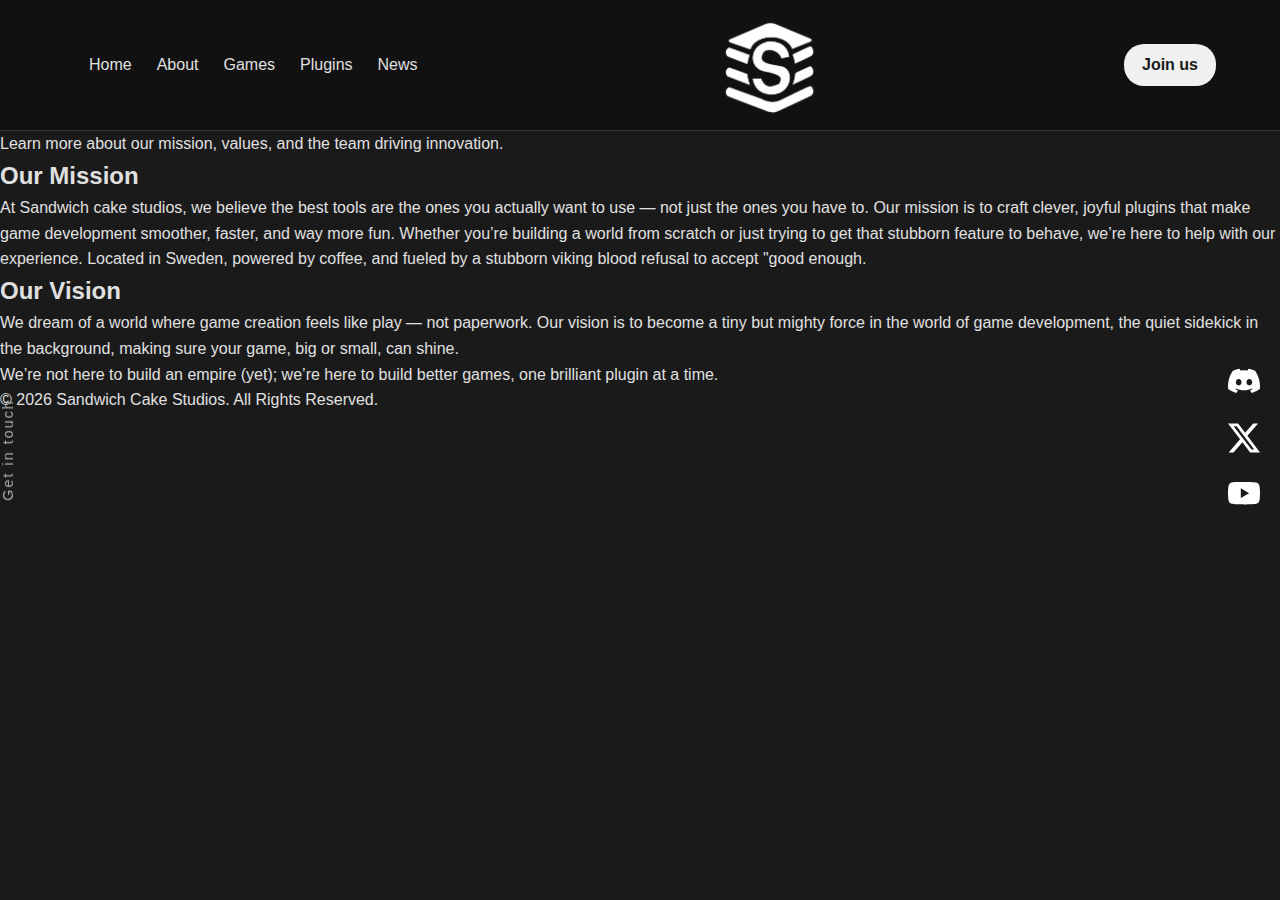
<file: about.html>
<!DOCTYPE html>
<html lang="en">
<head>
    <meta charset="UTF-8">
    <meta name="viewport" content="width=device-width, initial-scale=1.0">
    <title>About Us - Sandwich Cake Studios</title>
    <link rel="stylesheet" href="style.css">
    </head>
<body>

    <header class="site-header">
        <button class="menu-toggle" id="menu-toggle" aria-label="Toggle navigation" aria-expanded="false">
            &#9776; </button>
        <nav class="main-nav" id="main-nav">
            <ul>
                <li><a href="index.html">Home</a></li> <li><a href="about.html">About</a></li>
                <li><a href="games.html">Games</a></li>
                <li><a href="plugins.html">Plugins</a></li> 
				<li><a href="news.html">News</a></li>
            </ul>
        </nav>
        <div class="logo">
		
		<a href="index.html"><img src="Images/Sandwichcakestudios_Logotype_Symbol_White.png" alt="Placeholder Image 1"></a>
          
        </div>
        <a href="https://discord.gg/azWURcymGY" target="_blank" class="cta-button">Join us</a>
    </header>

    <aside class="fixed-left"><span>Get in touch</span></aside>
       <aside class="fixed-right">
		<a href="https://discord.gg/azWURcymGY" target="_blank"> 
			<svg xmlns="http://www.w3.org/2000/svg" width="32" height="32" fill="white" class="bi bi-discord" viewBox="0 0 16 16">
			  <path d="M13.545 2.907a13.2 13.2 0 0 0-3.257-1.011.05.05 0 0 0-.052.025c-.141.25-.297.577-.406.833a12.2 12.2 0 0 0-3.658 0 8 8 0 0 0-.412-.833.05.05 0 0 0-.052-.025c-1.125.194-2.22.534-3.257 1.011a.04.04 0 0 0-.021.018C.356 6.024-.213 9.047.066 12.032q.003.022.021.037a13.3 13.3 0 0 0 3.995 2.02.05.05 0 0 0 .056-.019q.463-.63.818-1.329a.05.05 0 0 0-.01-.059l-.018-.011a9 9 0 0 1-1.248-.595.05.05 0 0 1-.02-.066l.015-.019q.127-.095.248-.195a.05.05 0 0 1 .051-.007c2.619 1.196 5.454 1.196 8.041 0a.05.05 0 0 1 .053.007q.121.1.248.195a.05.05 0 0 1-.004.085 8 8 0 0 1-1.249.594.05.05 0 0 0-.03.03.05.05 0 0 0 .003.041c.24.465.515.909.817 1.329a.05.05 0 0 0 .056.019 13.2 13.2 0 0 0 4.001-2.02.05.05 0 0 0 .021-.037c.334-3.451-.559-6.449-2.366-9.106a.03.03 0 0 0-.02-.019m-8.198 7.307c-.789 0-1.438-.724-1.438-1.612s.637-1.613 1.438-1.613c.807 0 1.45.73 1.438 1.613 0 .888-.637 1.612-1.438 1.612m5.316 0c-.788 0-1.438-.724-1.438-1.612s.637-1.613 1.438-1.613c.807 0 1.451.73 1.438 1.613 0 .888-.631 1.612-1.438 1.612"/>
			</svg>
		</a>
		<a href="https://x.com/SandwichCakeStu" target="_blank"> 
			<svg xmlns="http://www.w3.org/2000/svg" width="32" height="32" fill="white" class="bi bi-twitter-x" viewBox="0 0 16 16">
			  <path d="M12.6.75h2.454l-5.36 6.142L16 15.25h-4.937l-3.867-5.07-4.425 5.07H.316l5.733-6.57L0 .75h5.063l3.495 4.633L12.601.75Zm-.86 13.028h1.36L4.323 2.145H2.865z"/>
			</svg>
		</a>
        <a href="https://www.youtube.com/@sandwichcakestudios" target="_blank"> 
			<svg xmlns="http://www.w3.org/2000/svg" width="32" height="32" fill="white" class="bi bi-youtube" viewBox="0 0 16 16">
			  <path d="M8.051 1.999h.089c.822.003 4.987.033 6.11.335a2.01 2.01 0 0 1 1.415 1.42c.101.38.172.883.22 1.402l.01.104.022.26.008.104c.065.914.073 1.77.074 1.957v.075c-.001.194-.01 1.108-.082 2.06l-.008.105-.009.104c-.05.572-.124 1.14-.235 1.558a2.01 2.01 0 0 1-1.415 1.42c-1.16.312-5.569.334-6.18.335h-.142c-.309 0-1.587-.006-2.927-.052l-.17-.006-.087-.004-.171-.007-.171-.007c-1.11-.049-2.167-.128-2.654-.26a2.01 2.01 0 0 1-1.415-1.419c-.111-.417-.185-.986-.235-1.558L.09 9.82l-.008-.104A31 31 0 0 1 0 7.68v-.123c.002-.215.01-.958.064-1.778l.007-.103.003-.052.008-.104.022-.26.01-.104c.048-.519.119-1.023.22-1.402a2.01 2.01 0 0 1 1.415-1.42c.487-.13 1.544-.21 2.654-.26l.17-.007.172-.006.086-.003.171-.007A100 100 0 0 1 7.858 2zM6.4 5.209v4.818l4.157-2.408z"/>
			</svg>
		</a>
    </aside>

    <main class="page-content">
        <section class="page-title-section">
            <div class="container">
                <h1>About Us</h1>
                <p>Learn more about our mission, values, and the team driving innovation.</p>
            </div>
        </section>

        <section class="about-mission">
            <div class="container grid-2-col">
                <div>
                    <h2>Our Mission</h2>
                    <p>At Sandwich cake studios, we believe the best tools are the ones you actually want to use — not just the ones you have to. Our mission is to craft clever, joyful plugins that make game development smoother, faster, and way more fun. Whether you’re building a world from scratch or just trying to get that stubborn feature to behave, we’re here to help with our experience. Located in Sweden, powered by coffee, and fueled by a stubborn viking blood refusal to accept "good enough.</p>
                    <h2>Our Vision</h2>
                    <p>We dream of a world where game creation feels like play — not paperwork. Our vision is to become a tiny but mighty force in the world of game development, the quiet sidekick in the background, making sure your game, big or small, can shine.  </p>
					<p>We’re not here to build an empire (yet); we’re here to build better games, one brilliant plugin at a time.</p>
                </div>
                <div>
                   <!-- <img src="https://via.placeholder.com/500x400/444/fff?text=Our+Workspace" alt="Placeholder image representing the company or mission">-->
                </div>
            </div>
        </section>
<!--
        <section class="team">
            <div class="container">
                <h2>Meet the Team</h2>
                <div class="team-grid">
                    <div class="team-card">
                        <img src="https://via.placeholder.com/200x200/555/fff?text=Team+Member" alt="Team Member Placeholder">
                        <h3>Jane Doe</h3>
                        <p>Lead Designer</p>
                    </div>
                    <div class="team-card">
                        <img src="https://via.placeholder.com/200x200/666/fff?text=Team+Member" alt="Team Member Placeholder">
                        <h3>John Smith</h3>
                        <p>Lead Developer</p>
                    </div>
                    <div class="team-card">
                        <img src="https://via.placeholder.com/200x200/777/fff?text=Team+Member" alt="Team Member Placeholder">
                        <h3>Alex Johnson</h3>
                        <p>Project Manager</p>
                    </div>
                     <div class="team-card">
                        <img src="https://via.placeholder.com/200x200/888/fff?text=Team+Member" alt="Team Member Placeholder">
                        <h3>Sam Wilson</h3>
                        <p>QA Engineer</p>
                    </div>
                    </div>
            </div>
        </section>
-->
    </main>

    <footer class="site-footer">
        <div class="container">
            <p>&copy; <span id="current-year"></span> Sandwich Cake Studios. All Rights Reserved.</p>
            </div>
    </footer>

    <script src="script.js"></script>
</body>
</html>
</file>
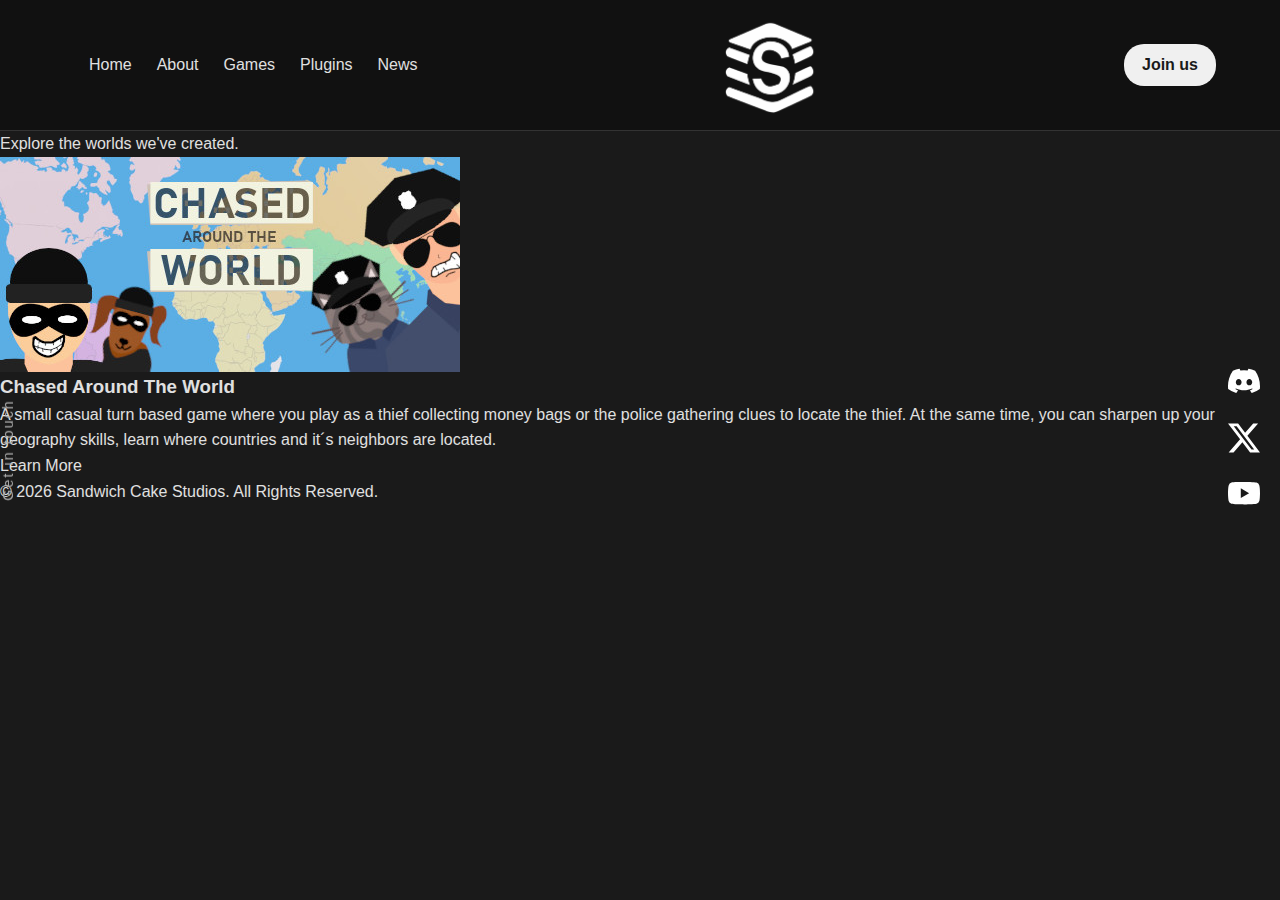
<file: games.html>
<!DOCTYPE html>
<html lang="en">
<head>
    <meta charset="UTF-8">
    <meta name="viewport" content="width=device-width, initial-scale=1.0">
    <title>Our Games - Sandwich Cake Studios</title>
    <link rel="stylesheet" href="style.css">
</head>
<body>

    <header class="site-header">
        <button class="menu-toggle" id="menu-toggle" aria-label="Toggle navigation" aria-expanded="false">
            &#9776; </button>
        <nav class="main-nav" id="main-nav">
            <ul>
                <li><a href="index.html">Home</a></li> <li><a href="about.html">About</a></li>
                <li><a href="games.html">Games</a></li>
                <li><a href="plugins.html">Plugins</a></li> 
				<li><a href="news.html">News</a></li>
            </ul>
        </nav>
        <div class="logo">
		
		<a href="index.html"><img src="Images/Sandwichcakestudios_Logotype_Symbol_White.png" alt="Placeholder Image 1"></a>
          
        </div>
        <a href="https://discord.gg/azWURcymGY" target="_blank" class="cta-button">Join us</a>
    </header>

    <aside class="fixed-left"><span>Get in touch</span></aside>
        <aside class="fixed-right">
		<a href="https://discord.gg/azWURcymGY" target="_blank"> 
			<svg xmlns="http://www.w3.org/2000/svg" width="32" height="32" fill="white" class="bi bi-discord" viewBox="0 0 16 16">
			  <path d="M13.545 2.907a13.2 13.2 0 0 0-3.257-1.011.05.05 0 0 0-.052.025c-.141.25-.297.577-.406.833a12.2 12.2 0 0 0-3.658 0 8 8 0 0 0-.412-.833.05.05 0 0 0-.052-.025c-1.125.194-2.22.534-3.257 1.011a.04.04 0 0 0-.021.018C.356 6.024-.213 9.047.066 12.032q.003.022.021.037a13.3 13.3 0 0 0 3.995 2.02.05.05 0 0 0 .056-.019q.463-.63.818-1.329a.05.05 0 0 0-.01-.059l-.018-.011a9 9 0 0 1-1.248-.595.05.05 0 0 1-.02-.066l.015-.019q.127-.095.248-.195a.05.05 0 0 1 .051-.007c2.619 1.196 5.454 1.196 8.041 0a.05.05 0 0 1 .053.007q.121.1.248.195a.05.05 0 0 1-.004.085 8 8 0 0 1-1.249.594.05.05 0 0 0-.03.03.05.05 0 0 0 .003.041c.24.465.515.909.817 1.329a.05.05 0 0 0 .056.019 13.2 13.2 0 0 0 4.001-2.02.05.05 0 0 0 .021-.037c.334-3.451-.559-6.449-2.366-9.106a.03.03 0 0 0-.02-.019m-8.198 7.307c-.789 0-1.438-.724-1.438-1.612s.637-1.613 1.438-1.613c.807 0 1.45.73 1.438 1.613 0 .888-.637 1.612-1.438 1.612m5.316 0c-.788 0-1.438-.724-1.438-1.612s.637-1.613 1.438-1.613c.807 0 1.451.73 1.438 1.613 0 .888-.631 1.612-1.438 1.612"/>
			</svg>
		</a>
		<a href="https://x.com/SandwichCakeStu" target="_blank"> 
			<svg xmlns="http://www.w3.org/2000/svg" width="32" height="32" fill="white" class="bi bi-twitter-x" viewBox="0 0 16 16">
			  <path d="M12.6.75h2.454l-5.36 6.142L16 15.25h-4.937l-3.867-5.07-4.425 5.07H.316l5.733-6.57L0 .75h5.063l3.495 4.633L12.601.75Zm-.86 13.028h1.36L4.323 2.145H2.865z"/>
			</svg>
		</a>
        <a href="https://www.youtube.com/@sandwichcakestudios" target="_blank"> 
			<svg xmlns="http://www.w3.org/2000/svg" width="32" height="32" fill="white" class="bi bi-youtube" viewBox="0 0 16 16">
			  <path d="M8.051 1.999h.089c.822.003 4.987.033 6.11.335a2.01 2.01 0 0 1 1.415 1.42c.101.38.172.883.22 1.402l.01.104.022.26.008.104c.065.914.073 1.77.074 1.957v.075c-.001.194-.01 1.108-.082 2.06l-.008.105-.009.104c-.05.572-.124 1.14-.235 1.558a2.01 2.01 0 0 1-1.415 1.42c-1.16.312-5.569.334-6.18.335h-.142c-.309 0-1.587-.006-2.927-.052l-.17-.006-.087-.004-.171-.007-.171-.007c-1.11-.049-2.167-.128-2.654-.26a2.01 2.01 0 0 1-1.415-1.419c-.111-.417-.185-.986-.235-1.558L.09 9.82l-.008-.104A31 31 0 0 1 0 7.68v-.123c.002-.215.01-.958.064-1.778l.007-.103.003-.052.008-.104.022-.26.01-.104c.048-.519.119-1.023.22-1.402a2.01 2.01 0 0 1 1.415-1.42c.487-.13 1.544-.21 2.654-.26l.17-.007.172-.006.086-.003.171-.007A100 100 0 0 1 7.858 2zM6.4 5.209v4.818l4.157-2.408z"/>
			</svg>
		</a>
    </aside>
    <main class="page-content">
        <section class="page-title-section">
            <div class="container">
                <h1>Our Games</h1>
                <p>Explore the worlds we've created.</p>
            </div>
        </section>

        <section class="games-showcase">
            <div class="container">
                <div class="games-grid">
                    <div class="game-card">
                        <div class="game-card-image">
                            <img src="Images/chasedAroundTheWorld-Logo.jpg" alt="Game 1 Placeholder Image">
                        </div>
                        <div class="game-card-content">
                            <h3>Chased Around The World</h3>
                            <p>A small casual turn based game where you play as a thief collecting money bags or the police gathering clues to locate the thief.
At the same time, you can sharpen up your geography skills, learn where countries and it´s neighbors are located.</p>
                            <a href="https://store.steampowered.com/app/1937050/Chased_Around_The_World/" class="button-link">Learn More</a>
                        </div>
                    </div>
                    <!--
                     <div class="game-card">
                        <div class="game-card-image">
                             <img src="https://via.placeholder.com/400x300/7a7a7a/fff?text=Upcoming+Game" alt="Game 3 Placeholder Image">
                        </div>
                         <div class="game-card-content">
                            <h3>Project: Future</h3>
                             <p>Stay tuned for our next big release! Ut enim ad minim veniam, quis nostrud exercitation ullamco.</p>
                            <a href="#" class="button-link disabled">Coming Soon</a> </div>
                    </div>
					-->
                    </div>
            </div>
        </section>

    </main>

    <footer class="site-footer">
        <div class="container">
            <p>&copy; <span id="current-year"></span> Sandwich Cake Studios. All Rights Reserved.</p>
        </div>
    </footer>

    <script src="script.js"></script>
</body>
</html>
</file>
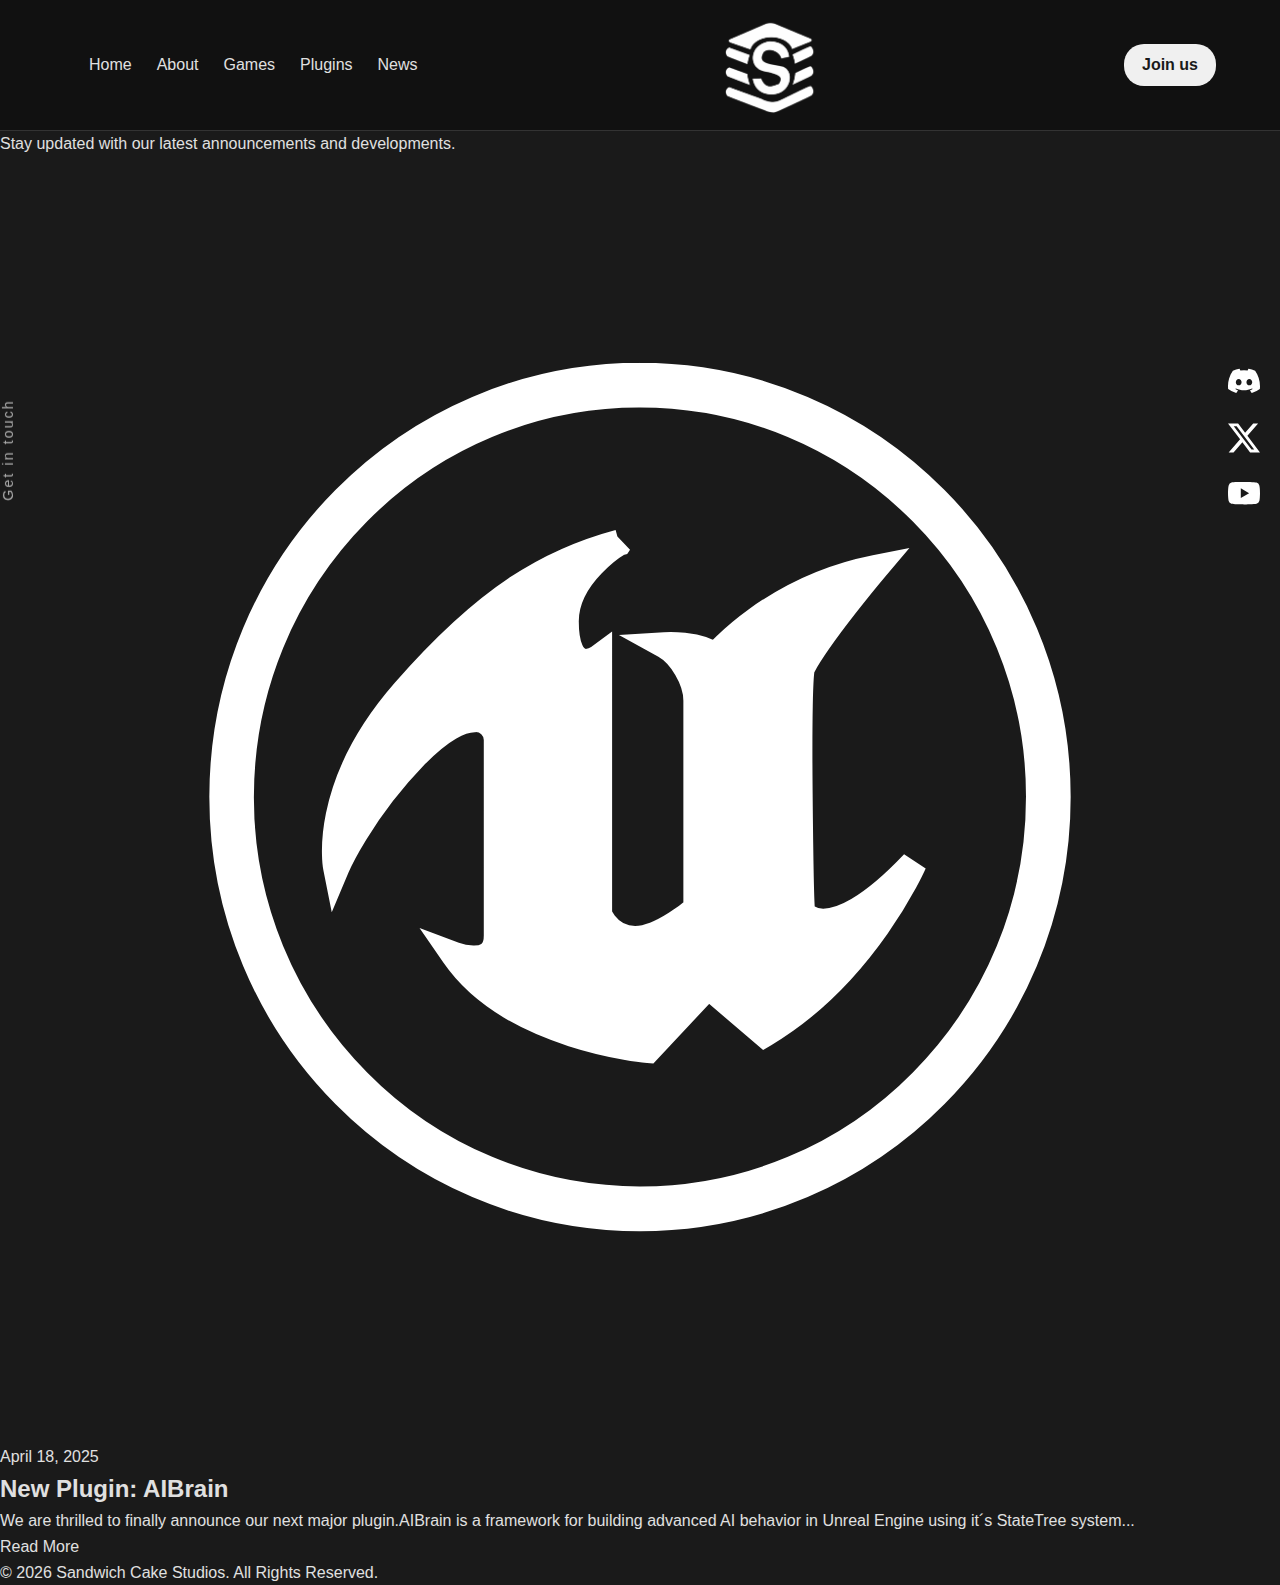
<file: news.html>
<!DOCTYPE html>
<html lang="en">
<head>
    <meta charset="UTF-8">
    <meta name="viewport" content="width=device-width, initial-scale=1.0">
    <title>News - Sandwich Cake Studios</title>
    <link rel="stylesheet" href="style.css">
</head>
<body>

    <header class="site-header">
        <button class="menu-toggle" id="menu-toggle" aria-label="Toggle navigation" aria-expanded="false">
            &#9776; </button>
        <nav class="main-nav" id="main-nav">
            <ul>
                <li><a href="index.html">Home</a></li> <li><a href="about.html">About</a></li>
                <li><a href="games.html">Games</a></li>
                <li><a href="plugins.html">Plugins</a></li> 
				<li><a href="news.html">News</a></li>
            </ul>
        </nav>
        <div class="logo">
		
		<a href="index.html"><img src="Images/Sandwichcakestudios_Logotype_Symbol_White.png" alt="Placeholder Image 1"></a>
          
        </div>
       <a href="https://discord.gg/azWURcymGY" target="_blank" class="cta-button">Join us</a>
    </header>

    <aside class="fixed-left"><span>Get in touch</span></aside>
      <aside class="fixed-right">
		<a href="https://discord.gg/azWURcymGY" target="_blank"> 
			<svg xmlns="http://www.w3.org/2000/svg" width="32" height="32" fill="white" class="bi bi-discord" viewBox="0 0 16 16">
			  <path d="M13.545 2.907a13.2 13.2 0 0 0-3.257-1.011.05.05 0 0 0-.052.025c-.141.25-.297.577-.406.833a12.2 12.2 0 0 0-3.658 0 8 8 0 0 0-.412-.833.05.05 0 0 0-.052-.025c-1.125.194-2.22.534-3.257 1.011a.04.04 0 0 0-.021.018C.356 6.024-.213 9.047.066 12.032q.003.022.021.037a13.3 13.3 0 0 0 3.995 2.02.05.05 0 0 0 .056-.019q.463-.63.818-1.329a.05.05 0 0 0-.01-.059l-.018-.011a9 9 0 0 1-1.248-.595.05.05 0 0 1-.02-.066l.015-.019q.127-.095.248-.195a.05.05 0 0 1 .051-.007c2.619 1.196 5.454 1.196 8.041 0a.05.05 0 0 1 .053.007q.121.1.248.195a.05.05 0 0 1-.004.085 8 8 0 0 1-1.249.594.05.05 0 0 0-.03.03.05.05 0 0 0 .003.041c.24.465.515.909.817 1.329a.05.05 0 0 0 .056.019 13.2 13.2 0 0 0 4.001-2.02.05.05 0 0 0 .021-.037c.334-3.451-.559-6.449-2.366-9.106a.03.03 0 0 0-.02-.019m-8.198 7.307c-.789 0-1.438-.724-1.438-1.612s.637-1.613 1.438-1.613c.807 0 1.45.73 1.438 1.613 0 .888-.637 1.612-1.438 1.612m5.316 0c-.788 0-1.438-.724-1.438-1.612s.637-1.613 1.438-1.613c.807 0 1.451.73 1.438 1.613 0 .888-.631 1.612-1.438 1.612"/>
			</svg>
		</a>
		<a href="https://x.com/SandwichCakeStu" target="_blank"> 
			<svg xmlns="http://www.w3.org/2000/svg" width="32" height="32" fill="white" class="bi bi-twitter-x" viewBox="0 0 16 16">
			  <path d="M12.6.75h2.454l-5.36 6.142L16 15.25h-4.937l-3.867-5.07-4.425 5.07H.316l5.733-6.57L0 .75h5.063l3.495 4.633L12.601.75Zm-.86 13.028h1.36L4.323 2.145H2.865z"/>
			</svg>
		</a>
        <a href="https://www.youtube.com/@sandwichcakestudios" target="_blank"> 
			<svg xmlns="http://www.w3.org/2000/svg" width="32" height="32" fill="white" class="bi bi-youtube" viewBox="0 0 16 16">
			  <path d="M8.051 1.999h.089c.822.003 4.987.033 6.11.335a2.01 2.01 0 0 1 1.415 1.42c.101.38.172.883.22 1.402l.01.104.022.26.008.104c.065.914.073 1.77.074 1.957v.075c-.001.194-.01 1.108-.082 2.06l-.008.105-.009.104c-.05.572-.124 1.14-.235 1.558a2.01 2.01 0 0 1-1.415 1.42c-1.16.312-5.569.334-6.18.335h-.142c-.309 0-1.587-.006-2.927-.052l-.17-.006-.087-.004-.171-.007-.171-.007c-1.11-.049-2.167-.128-2.654-.26a2.01 2.01 0 0 1-1.415-1.419c-.111-.417-.185-.986-.235-1.558L.09 9.82l-.008-.104A31 31 0 0 1 0 7.68v-.123c.002-.215.01-.958.064-1.778l.007-.103.003-.052.008-.104.022-.26.01-.104c.048-.519.119-1.023.22-1.402a2.01 2.01 0 0 1 1.415-1.42c.487-.13 1.544-.21 2.654-.26l.17-.007.172-.006.086-.003.171-.007A100 100 0 0 1 7.858 2zM6.4 5.209v4.818l4.157-2.408z"/>
			</svg>
		</a>
    </aside>
    <main class="page-content">
        <section class="page-title-section">
            <div class="container">
                <h1>Latest News</h1>
                <p>Stay updated with our latest announcements and developments.</p>
            </div>
        </section>

        <section class="news-feed">
            <div class="container">
                <article class="news-item">
                    <div class="news-item-image">
                        <svg fill="#ffffff" viewBox="-8.32 -8.32 48.64 48.64" xmlns="http://www.w3.org/2000/svg" stroke="#ffffff"><g id="SVGRepo_bgCarrier" stroke-width="0"></g><g id="SVGRepo_tracerCarrier" stroke-linecap="round" stroke-linejoin="round"></g><g id="SVGRepo_iconCarrier"> <path d="M16 0c-8.766 0-15.865 7.161-15.865 16s7.099 16 15.865 16c8.76 0 15.865-7.161 15.865-16s-7.104-16-15.87-16zM16 0.703c4.047 0 7.859 1.594 10.724 4.479 2.859 2.875 4.453 6.766 4.443 10.818 0 4.083-1.578 7.927-4.443 10.818-2.828 2.87-6.693 4.484-10.724 4.479-4.031 0.005-7.896-1.609-10.724-4.479-2.859-2.875-4.458-6.766-4.448-10.818 0-4.083 1.583-7.927 4.443-10.818 2.828-2.875 6.698-4.49 10.729-4.479zM15.203 6.333c-2.583 0.693-4.974 2.021-8.161 5.677s-2.583 6.677-2.583 6.677c0 0 0.88-2.078 2.995-4.266 1.005-1.036 1.75-1.385 2.266-1.385 0.458-0.026 0.844 0.344 0.844 0.802v7.422c0 0.734-0.474 0.896-0.911 0.885-0.37-0.005-0.714-0.135-0.714-0.135 2.172 3.156 7.37 3.599 7.37 3.599l2.281-2.438 0.052 0.047 2.089 1.781c3.823-2.271 5.667-6.479 5.667-6.479-1.708 1.802-2.792 2.224-3.438 2.224-0.573-0.005-0.797-0.339-0.797-0.339-0.031-0.156-0.083-2.417-0.104-4.677-0.021-2.339 0-4.682 0.115-4.688 0.661-1.24 2.766-3.74 2.766-3.74-3.932 0.776-6.073 3.354-6.073 3.354-0.635-0.5-1.927-0.417-1.927-0.417 0.604 0.333 1.208 1.302 1.208 2.104v7.896c0 0-1.318 1.161-2.333 1.161-0.604 0-0.974-0.328-1.177-0.599-0.078-0.104-0.146-0.219-0.198-0.344v-9.75c-0.141 0.104-0.313 0.161-0.484 0.167-0.219 0-0.443-0.109-0.594-0.427-0.115-0.24-0.188-0.599-0.188-1.125 0-1.797 2.031-2.99 2.031-2.99z"></path> </g></svg>
                    </div>
                    <div class="news-item-content">
                        <span class="news-date">April 18, 2025</span> <h2>New Plugin: AIBrain</h2>
                        <p>We are thrilled to finally announce our next major plugin.AIBrain is a framework for building advanced AI behavior in Unreal Engine using it´s StateTree system...</p>
                        <a href="https://www.fab.com/listings/a10c4fc7-333f-4fd4-b13a-7254a5c264c2" class="button-link">Read More</a>
                    </div>
                </article>
 <!--
                <article class="news-item">
                    <div class="news-item-image">
                        <img src="https://via.placeholder.com/600x300/666/fff?text=News+Image+2" alt="News Item 2 Placeholder">
                    </div>
                    <div class="news-item-content">
                         <span class="news-date">April 15, 2025</span> <h2>Community Spotlight & New Plugin Update</h2>
                        <p>Check out amazing creations from our community and grab the latest update for our Workflow Enhancer plugin. Ut enim ad minim veniam...</p>
                        <a href="#" class="button-link">Read More</a>
                    </div>
                </article>

                 <article class="news-item">
                    <div class="news-item-content full-width">
                         <span class="news-date">March 30, 2025</span> <h2>Behind the Scenes: Developer Diary #5</h2>
                        <p>Join us for a look into the development process of Awesome Game One. Excepteur sint occaecat cupidatat non proident...</p>
                        <a href="#" class="button-link">Read More</a>
                    </div>
                </article>
				-->
                </div>
        </section>

    </main>

    <footer class="site-footer">
        <div class="container">
            <p>&copy; <span id="current-year"></span> Sandwich Cake Studios. All Rights Reserved.</p>
        </div>
    </footer>

    <script src="script.js"></script>
</body>
</html>
</file>
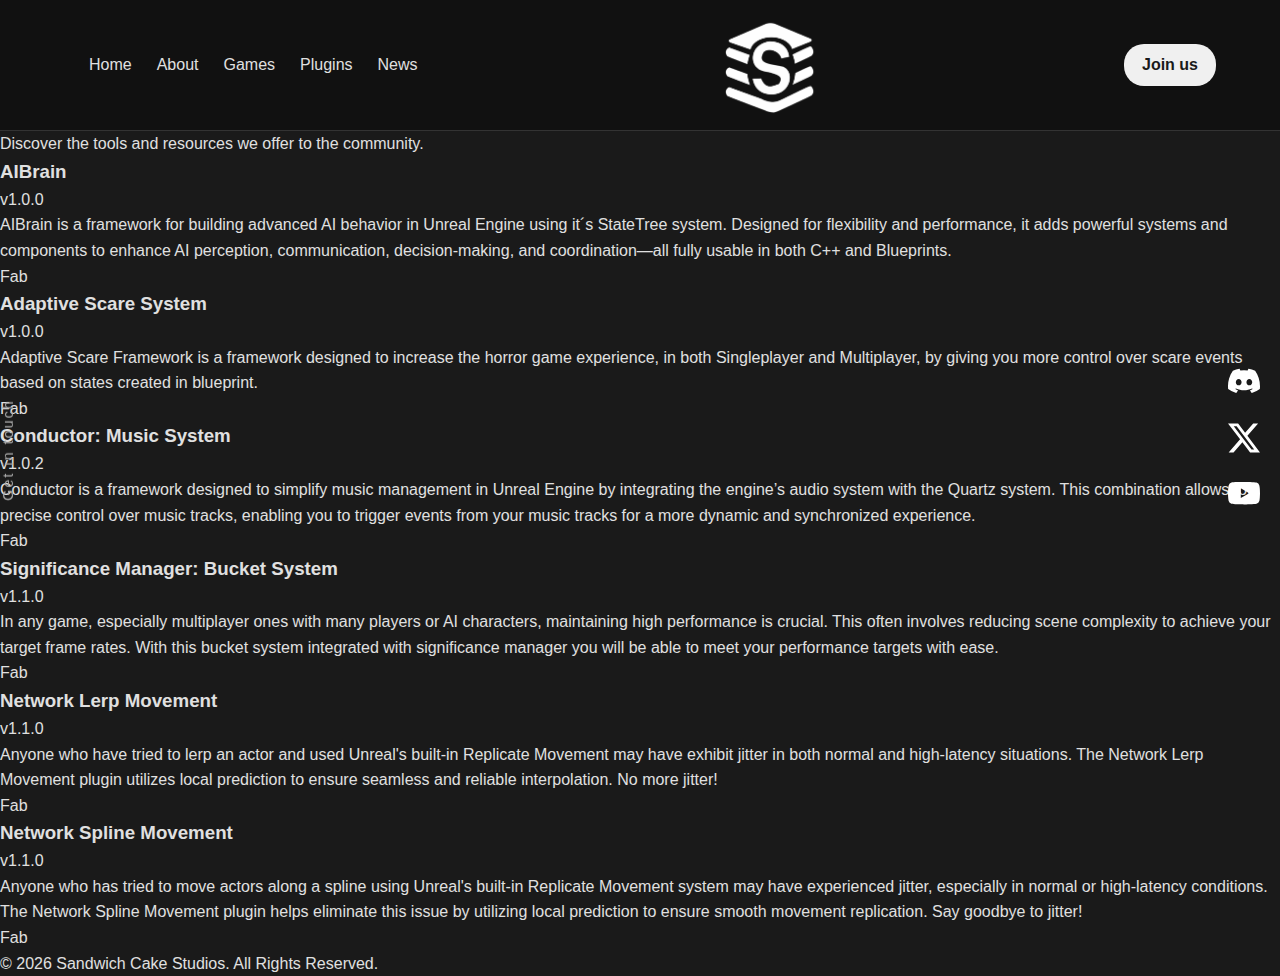
<file: plugins.html>
<!DOCTYPE html>
<html lang="en">
<head>
    <meta charset="UTF-8">
    <meta name="viewport" content="width=device-width, initial-scale=1.0">
    <title>Plugins & Tools - Sandwich Cake Studios</title>
    <link rel="stylesheet" href="style.css">
</head>
<body>

    <header class="site-header">
        <button class="menu-toggle" id="menu-toggle" aria-label="Toggle navigation" aria-expanded="false">
            &#9776; </button>
        <nav class="main-nav" id="main-nav">
            <ul>
                <li><a href="index.html">Home</a></li> <li>
				<a href="about.html">About</a></li>
                <li><a href="games.html">Games</a></li>
                <li><a href="plugins.html">Plugins</a></li> 
				<li><a href="news.html">News</a></li>
            </ul>
        </nav>
        <div class="logo">
		
		<a href="index.html"><img src="Images/Sandwichcakestudios_Logotype_Symbol_White.png" alt="Placeholder Image 1"></a>
          
        </div>
        <a href="https://discord.gg/azWURcymGY" target="_blank" class="cta-button">Join us</a>
    </header>

    <aside class="fixed-left"><span>Get in touch</span></aside>
        <aside class="fixed-right">
		<a href="https://discord.gg/azWURcymGY" target="_blank"> 
			<svg xmlns="http://www.w3.org/2000/svg" width="32" height="32" fill="white" class="bi bi-discord" viewBox="0 0 16 16">
			  <path d="M13.545 2.907a13.2 13.2 0 0 0-3.257-1.011.05.05 0 0 0-.052.025c-.141.25-.297.577-.406.833a12.2 12.2 0 0 0-3.658 0 8 8 0 0 0-.412-.833.05.05 0 0 0-.052-.025c-1.125.194-2.22.534-3.257 1.011a.04.04 0 0 0-.021.018C.356 6.024-.213 9.047.066 12.032q.003.022.021.037a13.3 13.3 0 0 0 3.995 2.02.05.05 0 0 0 .056-.019q.463-.63.818-1.329a.05.05 0 0 0-.01-.059l-.018-.011a9 9 0 0 1-1.248-.595.05.05 0 0 1-.02-.066l.015-.019q.127-.095.248-.195a.05.05 0 0 1 .051-.007c2.619 1.196 5.454 1.196 8.041 0a.05.05 0 0 1 .053.007q.121.1.248.195a.05.05 0 0 1-.004.085 8 8 0 0 1-1.249.594.05.05 0 0 0-.03.03.05.05 0 0 0 .003.041c.24.465.515.909.817 1.329a.05.05 0 0 0 .056.019 13.2 13.2 0 0 0 4.001-2.02.05.05 0 0 0 .021-.037c.334-3.451-.559-6.449-2.366-9.106a.03.03 0 0 0-.02-.019m-8.198 7.307c-.789 0-1.438-.724-1.438-1.612s.637-1.613 1.438-1.613c.807 0 1.45.73 1.438 1.613 0 .888-.637 1.612-1.438 1.612m5.316 0c-.788 0-1.438-.724-1.438-1.612s.637-1.613 1.438-1.613c.807 0 1.451.73 1.438 1.613 0 .888-.631 1.612-1.438 1.612"/>
			</svg>
		</a>
		<a href="https://x.com/SandwichCakeStu" target="_blank"> 
			<svg xmlns="http://www.w3.org/2000/svg" width="32" height="32" fill="white" class="bi bi-twitter-x" viewBox="0 0 16 16">
			  <path d="M12.6.75h2.454l-5.36 6.142L16 15.25h-4.937l-3.867-5.07-4.425 5.07H.316l5.733-6.57L0 .75h5.063l3.495 4.633L12.601.75Zm-.86 13.028h1.36L4.323 2.145H2.865z"/>
			</svg>
		</a>
        <a href="https://www.youtube.com/@sandwichcakestudios" target="_blank"> 
			<svg xmlns="http://www.w3.org/2000/svg" width="32" height="32" fill="white" class="bi bi-youtube" viewBox="0 0 16 16">
			  <path d="M8.051 1.999h.089c.822.003 4.987.033 6.11.335a2.01 2.01 0 0 1 1.415 1.42c.101.38.172.883.22 1.402l.01.104.022.26.008.104c.065.914.073 1.77.074 1.957v.075c-.001.194-.01 1.108-.082 2.06l-.008.105-.009.104c-.05.572-.124 1.14-.235 1.558a2.01 2.01 0 0 1-1.415 1.42c-1.16.312-5.569.334-6.18.335h-.142c-.309 0-1.587-.006-2.927-.052l-.17-.006-.087-.004-.171-.007-.171-.007c-1.11-.049-2.167-.128-2.654-.26a2.01 2.01 0 0 1-1.415-1.419c-.111-.417-.185-.986-.235-1.558L.09 9.82l-.008-.104A31 31 0 0 1 0 7.68v-.123c.002-.215.01-.958.064-1.778l.007-.103.003-.052.008-.104.022-.26.01-.104c.048-.519.119-1.023.22-1.402a2.01 2.01 0 0 1 1.415-1.42c.487-.13 1.544-.21 2.654-.26l.17-.007.172-.006.086-.003.171-.007A100 100 0 0 1 7.858 2zM6.4 5.209v4.818l4.157-2.408z"/>
			</svg>
		</a>
    </aside>
    <main class="page-content">
        <section class="page-title-section">
            <div class="container">
                <h1>Plugins & Tools</h1>
                <p>Discover the tools and resources we offer to the community.</p>
            </div>
        </section>

        <section class="plugins-list">
            <div class="container">
                <div class="plugins-grid">
                     <div class="plugin-card">
                        <h3>AIBrain</h3>
                        <span class="plugin-version">v1.0.0</span>
                        <p>AIBrain is a framework for building advanced AI behavior in Unreal Engine using it´s StateTree system. Designed for flexibility and performance, it adds powerful systems and components to enhance AI perception, communication, decision-making, and coordination—all fully usable in both C++ and Blueprints.</p>
                        <div class="plugin-links">
                            <a href="https://www.fab.com/listings/a10c4fc7-333f-4fd4-b13a-7254a5c264c2" class="button-link">Fab</a>
                        </div>
                    </div>
                     
					<div class="plugin-card">
                        <h3>Adaptive Scare System</h3>
                        <span class="plugin-version">v1.0.0</span>
                        <p>Adaptive Scare Framework is a framework designed to increase the horror game experience, in both Singleplayer and Multiplayer, by giving you more control over scare events based on states created in blueprint.</p>
                        <div class="plugin-links">
                            <a href="https://www.fab.com/listings/989e1259-c45e-4f50-993a-9f5cb9887d9f" class="button-link">Fab</a>
                        </div>
                    </div>
					<div class="plugin-card">
                        <h3>Conductor: Music System</h3>
                        <span class="plugin-version">v1.0.2</span>
                        <p>Conductor is a framework designed to simplify music management in Unreal Engine by integrating the engine’s audio system with the Quartz system. This combination allows for precise control over music tracks, enabling you to trigger events from your music tracks for a more dynamic and synchronized experience.</p>
                        <div class="plugin-links">
                            <a href="https://www.fab.com/listings/b58e2338-af0d-4af7-8c46-10dfda47364b" class="button-link">Fab</a>
                        </div>
                    </div>
					<div class="plugin-card">
                        <h3>Significance Manager: Bucket System</h3>
                        <span class="plugin-version">v1.1.0</span>
                        <p>In any game, especially multiplayer ones with many players or AI characters, maintaining high performance is crucial. This often involves reducing scene complexity to achieve your target frame rates. With this bucket system integrated with significance manager you will be able to meet your performance targets with ease.</p>
                        <div class="plugin-links">
                            <a href="https://www.fab.com/listings/e4239b0c-bacb-4307-bf61-08c68973d5b6" class="button-link">Fab</a>
                        </div>
                    </div>
					<div class="plugin-card">
                        <h3>Network Lerp Movement</h3>
                        <span class="plugin-version">v1.1.0</span>
                        <p>Anyone who have tried to lerp an actor and used Unreal's built-in Replicate Movement may have exhibit jitter in both normal and high-latency situations. The Network Lerp Movement plugin utilizes local prediction to ensure seamless and reliable interpolation. No more jitter!</p>
                        <div class="plugin-links">
                            <a href="https://www.fab.com/listings/f519123e-37a0-4993-851b-8a94470156de" class="button-link">Fab</a>
                        </div>
                    </div>
					<div class="plugin-card">
                        <h3>Network Spline Movement</h3>
                        <span class="plugin-version">v1.1.0</span>
                        <p>Anyone who has tried to move actors along a spline using Unreal's built-in Replicate Movement system may have experienced jitter, especially in normal or high-latency conditions. The Network Spline Movement plugin helps eliminate this issue by utilizing local prediction to ensure smooth movement replication. Say goodbye to jitter!</p>
                        <div class="plugin-links">
                            <a href="https://www.fab.com/listings/84121cf0-90ce-4353-ac74-75cd16b94165" class="button-link">Fab</a>
                        </div>
                    </div>
                    </div>
            </div>
        </section>

    </main>

    <footer class="site-footer">
        <div class="container">
            <p>&copy; <span id="current-year"></span> Sandwich Cake Studios. All Rights Reserved.</p>
        </div>
    </footer>

    <script src="script.js"></script>
</body>
</html>
</file>
<file: css/style.css>
/* Basic Reset & Body Styles */
* {
    margin: 0;
    padding: 0;
    box-sizing: border-box;
}

body {
    font-family: 'Segoe UI', Tahoma, Geneva, Verdana, sans-serif; /* Choose a font */
    background-color: #111; /* Dark background */
    color: #ffffff; /* Light text */
    line-height: 1.6;
    overflow-x: hidden; /* Prevent horizontal scroll */
    padding-top: 80px; /* Space for fixed header */
}

a {
    color: #ffffff;
    text-decoration: none;
}

ul {
    list-style: none;
}

img {
    max-width: 100%;
    height: auto;
    display: block;
}

main {
  background-image: url('/img/Background.webp');
  background-size: cover;
  background-position: center;
  background-attachment: fixed;
  overflow-y: scroll;
   -ms-overflow-style: none;  /* IE and Edge */
  scrollbar-width: none;  /* Firefox */
}

/* Hide scrollbar for Chrome, Safari and Opera */
main::-webkit-scrollbar {
    display: none;
}



/* Header */
.site-header {
    position: fixed; /* Keep header at top */
    top: 0;
    left: 0;
    width: 100%;
    display: flex;
    justify-content: space-between;
    align-items: center;
    padding: 15px 5%; /* Padding around header items */
    background-color: #111; /* Slightly different dark for header */
    z-index: 1000;
    border-bottom: 1px solid #333; /* Subtle separator */
}

/* Simple Image Grid Layout */
.logo img {
    display: grid;
    /* Adjust grid columns for different looks */
    grid-template-columns: repeat(auto-fit, minmax(200px, 1fr));
    gap: 20px; /* Gap between images */
    width: 100%;
    max-width: 100px; /* Max width for the image container */
    margin: 0 auto;
    z-index: 5; /* Below text */
}

.logo a {
    font-size: 1.8em;
    font-weight: bold;
    color: #fff;
}

.main-nav ul {
    display: flex;
}

.main-nav li {
    margin-left: 25px; /* Space between nav items */
}

.main-nav a {
    padding: 5px 0;
    transition: color 0.3s ease, border-bottom 0.3s ease;
    border-bottom: 2px solid transparent; /* For hover effect */
}

.main-nav a:hover {
    color: #fff;
    border-bottom-color: #fff; /* Underline on hover */
}

.cta-button {
    background-color: #f0f0f0; /* Light button background */
    color: #1a1a1a;         /* Dark text */
    padding: 8px 18px;
    border-radius: 20px;    /* Rounded corners */
    font-weight: bold;
    transition: background-color 0.3s ease, color 0.3s ease;
}

.cta-button:hover {
    background-color: #ccc;
}

.menu-toggle {
    display: none; /* Hidden by default on larger screens */
    background: none;
    border: none;
    color: #e0e0e0;
    font-size: 1.8em;
    cursor: pointer;
}

/* Fixed Side Elements */
.fixed-left, .fixed-right {
    position: fixed;
    top: 50%;
    transform: translateY(-50%);
    z-index: 900;
    display: flex;
    align-items: center;
}

.fixed-left {
    left: 20px; /* Adjust as needed */
    transform-origin: top left;
    transform: rotate(-90deg) translate(-50%, -100%); /* Rotate and position */
    white-space: nowrap;
    letter-spacing: 2px;
    font-size: 0.9em;
    color: #aaa;
}


.fixed-right {
    right: 20px; /* Adjust as needed */
    flex-direction: column; /* Stack icons vertically */
}

.fixed-right a {
    margin-bottom: 15px; /* Space between icons */
    font-size: 1.2em; /* Adjust icon size */
    color: #aaa;
    transition: color 0.3s ease;
}

.fixed-right a:hover {
    color: #fff;
}


/* Hero Section */
.hero {
  display: flex;
  flex-direction: column;
  align-items: center;
  justify-content: center; /* Centers children vertically */
  min-height: 100vh; /* Full viewport height */
  padding: 2rem;
  text-align: center;
  gap: 2rem; /* Space between image and content */
  position: relative;
  transform: translateY(-10%); /* Shifts content slightly upward to center the pivot point */
}

.hero-images {
  max-width: 100%;
}

.hero-images img {
  max-width: 100%;
  height: auto;
  display: block; /* Removes inline image spacing */
  max-width: 300px; /* Adjust based on your logo size preference */
}

.hero-content {
  max-width: 800px; /* Limits content width for readability */
}

.hero-content h1 {
  font-size: clamp(2rem, 5vw, 3rem); /* Responsive font size */
  line-height: 1.2;
  margin: 0;
}

/* Media Queries for additional responsiveness */
@media (max-width: 768px) {
  .hero {
    padding: 1rem;
    gap: 1.5rem; /* Reduced gap for smaller screens */
    transform: translateY(-8%); /* Slightly less shift for smaller screens */
  }

  .hero-images img {
    max-width: 250px; /* Smaller logo on smaller screens */
  }

  .hero-content h1 {
    font-size: clamp(1.5rem, 4vw, 2.5rem);
  }
}

@media (max-width: 480px) {
  .hero-images img {
    max-width: 200px; /* Even smaller logo for mobile */
  }

  .hero-content h1 {
    font-size: clamp(1.25rem, 3.5vw, 2rem);
  }

  .hero {
    transform: translateY(-6%); /* Minimal shift for very small screens */
  }
}

/* Responsive Styles */
@media (max-width: 900px) {
    .main-nav {
        display: none; /* Hide nav links */
        position: absolute;
        top: 100%; /* Position below header */
        left: 0;
        width: 100%;
        background-color: #111; /* Background for dropdown */
        flex-direction: column; /* Stack links vertically */
        padding: 15px 0;
        border-top: 3px solid #333;
    }

    .main-nav.active {
        display: flex; /* Show nav when active class is added */
    }

    .main-nav ul {
        flex-direction: column;
        width: 100%;
        text-align: center;
    }

    .main-nav li {
        margin: 10px 0; /* Vertical spacing */
        margin-left: 0;
    }

    .menu-toggle {
        display: block; /* Show hamburger icon */
    }

    

    .fixed-left, .fixed-right {
       /*display: none;  Optionally hide side elements on small screens 
	   padding: 10px 10px 0px 10px;*/
	   top: 95%;
    transform: translateY(-95%);
    }
	
	.fixed-right {
		right: 0px; /* Adjust as needed */
	}
	

}

@media (min-width: 901px) {
    /* Ensure nav is shown and menu toggle is hidden on large screens */
    .main-nav {
        display: block !important; /* Override potential inline styles from JS */
        position: static;
        background: none;
        width: auto;
        border: none;
        padding: 0;
    }
     .main-nav ul {
        flex-direction: row;
     }
     .main-nav li {
        margin: 0;
        margin-left: 25px;
     }
    .menu-toggle {
        display: none;
    }

    
}

/* === General Page Styles === */
.page-content {
    padding-top: 40px; /* Add space below the header */
    padding-bottom: 60px; /* Add space above the footer */
}

.container {
    width: 90%;
    max-width: 1200px; /* Limit content width */
    margin: 0 auto; /* Center container */
}

/* Style for page titles */
.page-title-section {
    text-align: center;
    padding: 40px 0;
    margin-bottom: 40px;
    /*border-bottom: 1px solid #333;*/
}

.page-title-section h1 {
    font-size: clamp(2rem, 5vw, 3.5rem);
    margin-bottom: 10px;
    color: #fff;
}

.page-title-section p {
    font-size: clamp(1rem, 2.5vw, 1.1rem);
    color: #fff;
    max-width: 600px;
    margin: 0 auto;
	text-shadow: 1px 1px 2px rgba(0, 0, 0, 0.8);
	font-weight: 500;
 
}

/* Simple 2-column grid */
.grid-2-col {
    display: grid;
    grid-template-columns: 1fr; /* Stack by default */
    gap: 40px;
    align-items: center; /* Vertically align items */
}

@media (min-width: 768px) {
    .grid-2-col {
        grid-template-columns: 1fr 1fr; /* Two columns on larger screens */
    }
}

/* Section padding */
section {
    padding: 40px 0;
}

/* Active Navigation Link */
.main-nav a.active {
    color: #fff;
    border-bottom-color: #fff; /* Highlight current page */
    font-weight: bold;
}




.about-mission > div {
   
    padding: 2em;
   
}

.about-mission {
    display: grid;
    grid-template-columns: 1fr 1fr;
    
    div:nth-of-type(even) {
        grid-column: 2;
    }
}

.about-mission ul {
    display: block;
    list-style-type: disc;
    margin-block-start: 1em;
    margin-block-end: 1em;
    padding-inline-start: 40px;
    unicode-bidi: isolate;
	padding-left: 1.25rem;
}


.about-mission li::marker{
   font-size: 1.5rem;

}

.about-who {
    
}
.about-vision {
    grid-row: 2;   
}
.about-Promises {
    grid-row: 3;
}
.about-End {
    grid-row: 5;
}

/* === About Page Styles === */
.about-mission h2 {
    margin-bottom: 15px;
    color: #eee;
	font-size: 2em;
}


.about-mission p {
    margin-bottom: 20px;
	text-shadow: 1px 1px 2px rgba(0, 0, 0, 0.8);
	font-weight: 500;
	font-size: 1.8em;
}

@media (max-width: 768px) {
	.about-mission h2 {
		font-size: 1.2em;
	}
	  .about-mission p {
		font-size: 1.0em;
	}
	
	.about-mission {
    display: grid;
    grid-template-columns: 1fr;
    
    div:nth-of-type(even) {
        grid-column: 1;
    }
}
}

.team h2 {
    text-align: center;
    margin-bottom: 30px;
    color: #eee;
}

.team-grid {
    display: grid;
    grid-template-columns: repeat(auto-fit, minmax(180px, 1fr));
    gap: 30px;
    text-align: center;
}

.team-card img {
    border-radius: 50%; /* Circular images */
    width: 120px; /* Adjust size */
    height: 120px;
    object-fit: cover;
    margin: 0 auto 15px auto;
    border: 3px solid #444;
}

.team-card h3 {
    margin-bottom: 5px;
    font-size: 1.1em;
    color: #fff;
}

.team-card p {
    font-size: 0.9em;
    color: #aaa;
}


/* === Games Page Styles === */
.games-grid {
    display: grid;
    grid-template-columns: repeat(auto-fit, minmax(300px, 600px));
    gap: 30px;
}

.game-card {
    background-color: #2a2a2a; /* Card background */
    border-radius: 8px;
    overflow: hidden; /* Keep image corners rounded */
    display: flex;
    flex-direction: column;
    transition: transform 0.3s ease, box-shadow 0.3s ease;
	opacity: 0.85;
}
.game-card:hover {
    transform: translateY(-5px);
    box-shadow: 0 10px 20px rgba(0, 0, 0, 0.3);
}

.game-card-image img {
    width: 100%;
    height: 200px; /* Fixed height for consistency */
    object-fit: cover;
}

.game-card-content {
    padding: 20px;
    flex-grow: 1; /* Allow content to expand */
    display: flex;
    flex-direction: column;
}

.game-card h3 {
    margin-bottom: 10px;
    color: #fff;
}

.game-card p {
    color: #bbb;
    margin-bottom: 15px;
    flex-grow: 1; /* Push button to bottom */
}

/* General Button Link Style (can be used across pages) */
.button-link {
    display: inline-block;
    background-color: #4CAF50; /* Example color */
    color: white;
    padding: 10px 18px;
    text-align: center;
    border-radius: 5px;
    font-weight: bold;
    transition: background-color 0.3s ease;
    align-self: flex-start; /* Align button left */
}

.button-link:hover {
    background-color: #45a049;
}

.button-link.disabled {
    background-color: #555;
    cursor: not-allowed;
    color: #aaa;
}


/* === Plugins Page Styles === */
.plugins-grid {
    display: grid;
    grid-template-columns: repeat(auto-fit, minmax(280px, 1fr));
    gap: 30px;
}

.plugin-card {
    background-color: #2a2a2a;
    padding: 25px;
    border-radius: 8px;
    border-left: 5px solid #4CAF50; /* Accent color */
    transition: background-color 0.3s ease;
	opacity: 0.85;
}
.plugin-card:hover {
     background-color: #333;
}

.plugin-card h3 {
    margin-bottom: 5px;
    color: #fff;
}

.plugin-version {
    display: block;
    font-size: 0.85em;
    color: #888;
    margin-bottom: 15px;
}
/* Find your existing .plugin-links rule or create it */
.plugin-links {
    /* --- Add this line --- */
    margin-top: auto; /* Pushes this div to the bottom */
    /* --- End addition --- */

    /* Optional: Add some space above the links if needed */
    padding-top: 15px; /* Adjust as needed */
}
.plugin-card p {
    color: #bbb;
    margin-bottom: 20px;
}

.plugin-links a {

    margin-right: 15px;
    font-size: 0.9em;
}
.plugin-links a:not(.button-link) { /* Style non-button links */
    color: #aaa;
    text-decoration: underline;
}
.plugin-links a:not(.button-link):hover {
    color: #fff;
}






/* General Footer Styles */
.site-footer {
  background-color: #111; /* Dark background color */
  color: #e0e0e0; /* Light text color for contrast */
  padding: 50px 30px; /* Padding around the content */
  font-family: Arial, sans-serif; /* Or choose a font that matches */
  font-size: 0.9rem; /* Base font size */
}

/* Container for footer content */
.site-footer .footer-container {
  max-width: 1200px; /* Maximum width of the footer content */
  margin: 0 auto; /* Center the container horizontally */
  display: flex;
  justify-content: space-between; /* Distribute space between columns */
  gap: 30px; /* Space between columns */
  flex-wrap: wrap; /* Allow columns to wrap onto the next line on smaller screens */
}

/* General styling for footer columns */
.site-footer .footer-column {
  flex: 1; /* Allow columns to grow and shrink */
  min-width: 180px; /* Minimum width before wrapping */
  margin-bottom: 20px; /* Space below columns when they wrap */
}

/* Specific styles for the first column (contact info) */
.site-footer .footer-contact-info {
  flex-basis: 30%; /* Suggest a slightly larger base width */
}

/* Placeholder for the logo */
.site-footer .logo-placeholder {
  background-color: #444; /* Placeholder color */
  width: 120px; /* Adjust width as needed */
  height: 5px; /* Adjust height as needed */
  margin-bottom: 25px;
}

/* Sections within the columns */
.site-footer .footer-section {
  margin-bottom: 25px;
}

/* Styling for small headings (like 'Office location') */
.site-footer .footer-heading {
  color: #a0a0a0; /* Slightly muted color */
  font-size: 0.8rem;
  text-transform: uppercase;
  letter-spacing: 0.5px;
  margin-bottom: 15px;
}

/* Address text styling */
.site-footer .location-info p {
  margin-bottom: 4px; /* Small space between address lines */
  color: #ffffff; /* Brighter text for main info */
}

/* List styling (for social and navigation links) */
.site-footer ul {
  list-style: none; /* Remove default bullet points */
  padding: 0;
  margin: 0;
}

.site-footer ul li {
  margin-bottom: 10px; /* Space between list items */
}

/* Link styling */
.site-footer a {
  color: #ffffff; /* White link text */
  text-decoration: none; /* Remove underline */
  transition: color 0.2s ease; /* Smooth color transition on hover */
}

.site-footer a:hover {
  color: #f0e68c; /* Khaki or light yellow hover color - adjust as desired */
  /* text-decoration: underline; */ /* Optional: Add underline on hover */
}

/* Specific styling for the main navigation links */
.site-footer .footer-navigation ul li a {
  font-size: 1.4rem; /* Larger font size */
  font-weight: 500; /* Slightly bolder */
}
.site-footer .footer-navigation ul li {
  margin-bottom: 15px; /* More space between nav items */
}


/* Responsive adjustments for smaller screens */
@media (max-width: 768px) {
  .site-footer .footer-container {
    flex-direction: column; /* Stack columns vertically */
    align-items: center; /* Center align items */
    text-align: center; /* Center align text */
  }

  .site-footer .footer-column {
    min-width: 100%; /* Make columns full width */
    margin-bottom: 30px; /* Add space between stacked columns */
    align-items: center;
  }

  .site-footer .footer-column:last-child {
    margin-bottom: 0;
  }

  .site-footer .logo-placeholder {
     margin-left: auto; /* Center the placeholder */
     margin-right: auto;
  }

   /* Adjust nav layout for mobile if needed */
  .site-footer .footer-navigation {
     display: flex; /* Example: Arrange nav columns side-by-side */
     justify-content: center;
     gap: 40px;
     width: 100%;
  }
    .site-footer .footer-navigation ul li a {
     font-size: 1.2rem; /* Slightly smaller nav links */
  }
}

/* Adjustments for very small screens if needed */
@media (max-width: 480px) {
    .site-footer .footer-navigation {
     flex-direction: column; /* Stack nav columns on very small screens */
     gap: 0px;
  }
   .site-footer .footer-navigation:last-child {
     margin-bottom: 0; /* Remove margin from last item if stacking */
  }
}


/* Style for the main section */
.content-section {
  background-color: #111; /* Dark background */
  color: #ffffff; /* White text */
  padding: 50px 20px; /* Vertical and horizontal padding */
  font-family: sans-serif; /* Basic font, change if needed */
}

/* Flex container to arrange columns */
.content-section .container {
  display: flex;
  align-items: center; /* Vertically align items */
  gap: 40px; /* Space between text and image columns */
  max-width: 1100px; /* Maximum width of the content */
  margin: 0 auto; /* Center the container */
  flex-wrap: wrap; /* Allow columns to wrap on smaller screens */
}

/* Styling for the text column */
.content-section .text-column {
  flex: 1; /* Allow column to grow */
  min-width: 300px; /* Minimum width before wrapping */
}

/* Styling for the image column */
.content-section .image-column {
  flex: 1; /* Allow column to grow */
  min-width: 300px; /* Minimum width before wrapping */
}

/* Styling for the heading */
.content-section h2 {
  /* Approximating the monospaced look from the image */
  font-family: 'Courier New', Courier, monospace;
  font-size: 2.8rem; /* Large font size */
  font-weight: normal; /* Normal font weight */
  margin-bottom: 20px; /* Space below the heading */
  letter-spacing: 1px; /* Slight spacing between letters */
}

/* Styling for the paragraph */
.content-section p {
  font-size: 1rem; /* Standard font size */
  line-height: 1.6; /* Spacing between lines */
  margin-bottom: 30px; /* Space below the paragraph */
  max-width: 500px; /* Limit line length for readability */
}

/* Styling for the Call-to-Action button */
.content-section .cta-button {
  display: inline-block; /* Behaves like a block but stays inline */
  background-color: #fde84f; /* Yellow background (approximated from image) */
  color: #000000; /* Black text */
  padding: 12px 28px; /* Vertical and horizontal padding */
  text-decoration: none; /* Remove underline from link */
  font-weight: bold; /* Bold text */
  font-size: 0.95rem;
  text-align: center;
  border: none; /* No border */
  cursor: pointer; /* Pointer cursor on hover */
  transition: background-color 0.3s ease; /* Smooth background transition */
}

/* Hover effect for the button */
.content-section .cta-button:hover {
  background-color: #eacf3e; /* Slightly darker yellow on hover */
}

/* Styling for the image */
.content-section .image-column img {
  display: block; /* Remove extra space below image */
  width: 100%; /* Make image responsive */
  max-width: 100%; /* Ensure image doesn't exceed container */
  height: auto; /* Maintain aspect ratio */
  /*filter: grayscale(100%);  Make image black and white */
}

/* Responsive adjustments for smaller screens */
@media (max-width: 768px) {
  .content-section .container {
    flex-direction: column; /* Stack columns vertically */
    text-align: center; /* Center text */
  }

  .content-section .text-column {
     margin-bottom: 30px; /* Add space below text when stacked */
     display: flex; /* Use flex to center content */
     flex-direction: column; /* Stack items vertically */
     align-items: center; /* Center items horizontally */
  }

   .content-section h2 {
      font-size: 2.2rem; /* Slightly smaller heading */
   }

   .content-section p {
      max-width: 90%; /* Allow paragraph to be wider */
   }
}

/* Styles for the container (assuming it's placed on a dark background) */
.contact-intro-section {
  padding: 60px 40px; /* Adjust padding as needed */
  /* Add display: flex; gap: 30px; if combining with sidebar content */
}

/* Styles for the text content block */
.contact-text-content {
  color: #ffffff; /* White text */
  font-family: Arial, sans-serif; /* Example font, adjust to match */
}

/* Styling for the smaller heading "Got any questions?" */
.contact-text-content .contact-subheading {
  color: #ffffff; /* Light grey color */
  font-size: 0.95rem;
  margin-bottom: 10px;
}

/* Styling for the main heading "Get in touch" */
.contact-text-content h1 {
  font-size: 5.5rem; /* Very large font size */
  font-weight: 600; /* Semi-bold weight */
  line-height: 1.1; /* Adjust line spacing for multi-line */
  margin-bottom: 30px; /* Space below the heading */
  color: #ffffff; /* Ensure it's white */
}

/* Styling for the descriptive paragraph */
.contact-text-content .contact-info-paragraph {
  font-size: 1rem;
  line-height: 1.7; /* Generous line spacing */
  color: #ffffff; /* Slightly off-white */
  max-width: 520px; /* Limit paragraph width for readability */
}

/* Styling for links within the paragraph */
.contact-text-content .contact-info-paragraph a {
  color: #fde84f; /* Use the yellow color for prominence */
  text-decoration: underline; /* Underline to clearly mark as link */
  transition: color 0.2s ease;
}

.contact-text-content .contact-info-paragraph a:hover {
  color: #ffffff; /* Change color on hover */
  /* text-decoration: none; */ /* Optional: remove underline on hover */
}

/* Responsive adjustments */
@media (max-width: 768px) {
  .contact-intro-section {
    padding: 40px 25px;
  }

  .contact-text-content h1 {
    font-size: 4rem; /* Reduce heading size */
  }

  .contact-text-content .contact-info-paragraph {
    font-size: 0.95rem;
  }
}

@media (max-width: 480px) {
  .contact-text-content h1 {
    font-size: 3.2rem; /* Further reduce heading size */
  }
}


/* Style for the entire news section */
.news-section {
  padding: 50px 25px;
  max-width: 1200px; /* Control overall width */
  margin: 30px auto; /* Center section */
  font-family: Arial, sans-serif; /* Choose appropriate font */
  color: #ffffff; /* Default text color on dark background */
}

/* Style for the header block */
.news-header {
  text-align: center;
  padding: 40px 20px;
  margin-bottom: 50px; /* Space below header */
  border-radius: 5px;
}

.news-header .news-subheading {
  color: #a0a0a0; /* Grey sub-heading */
  font-size: 0.9rem;
  margin-bottom: 8px;
}

.news-header h2 {
 font-size: clamp(2rem, 5vw, 3.5rem);
  font-weight: 600;
  margin-bottom: 15px;
  color: #ffffff;
  
}

.news-header p {
  font-size: clamp(1rem, 2.5vw, 1.1rem);
  line-height: 1.6;
  color: #ffffff; /* Slightly off-white paragraph */
  max-width: 650px; /* Limit text width */
  margin: 0 auto; /* Center paragraph */
}

/* Grid layout for news items */
.news-grid {
  display: grid;
  grid-template-columns: repeat(2, 1fr); /* Two equal columns */
  gap: 35px; /* Space between grid cells */
}

/* Individual news item card */
.news-item {
  background-color: #2a2a2a; /* Card background */
  border-radius: 5px;
  overflow: hidden; /* Ensure image corners conform to border-radius */
  opacity: 0.85;
  transition: transform 0.3s ease, box-shadow 0.3s ease, opacity 0.3s ease;
}

.news-item:hover {
  transform: translateY(-6px); /* Lift effect on hover */
  box-shadow: 0 6px 18px rgba(0, 0, 0, 0.4); /* Shadow on hover */
  opacity: 1;
}

/* Make the link cover the entire item */
.news-item a.news-item-link {
   display: block;
   color: inherit; /* Use text color from parent */
   text-decoration: none;
   height: 100%; /* Ensure link covers height */
}

/* News item image */
.news-item svg {
  display: block;
  width: 100%;
  height: auto;
  aspect-ratio: 16 / 9; /* Common aspect ratio for thumbnails */
  object-fit: cover; /* Crop image to fit aspect ratio */
}

/* Content area below the image */
.news-item-content {
  padding: 18px 22px;
}

.news-item-date {
  font-size: 0.8rem;
  color: #a0a0a0;
  margin-bottom: 8px;
  text-transform: uppercase; /* Uppercase date */
  letter-spacing: 0.5px;
}

.news-item-title {
  font-size: 1.25rem;
  font-weight: 500;
  color: #ffffff;
  line-height: 1.4;
  margin: 0;
}

/* Container for Load More button */
.load-more-container {
    text-align: center;
    padding-top: 40px; /* Space above button */
}

/* Load More button style */
.load-more-button {
    background-color: #fde84f; /* Yellow background */
    color: #111; /* Dark text */
    border: none;
    padding: 14px 35px;
    font-size: 1rem;
    font-weight: bold;
    border-radius: 5px;
    cursor: pointer;
    transition: background-color 0.3s ease, transform 0.2s ease;
}

.load-more-button:hover {
    background-color: #eacf3e; /* Darker yellow */
    transform: scale(1.03); /* Slight scale effect */
}

.load-more-button:active {
    transform: scale(0.98); /* Click effect */
}


/* Responsive Design */
@media (max-width: 768px) {
  .news-grid {
    grid-template-columns: 1fr; /* Single column on smaller screens */
    gap: 30px;
  }

  .news-header h2 {
    font-size: 2.3rem;
  }
}

@media (max-width: 480px) {
  .news-section {
    padding: 30px 15px;
  }

  .news-header {
    padding: 30px 15px;
  }

  .news-header h2 {
    font-size: 2rem;
  }

  .news-header p {
    font-size: 0.9rem;
  }

  .news-item-title {
    font-size: 1.1rem;
  }

  .load-more-button {
      padding: 12px 30px;
      font-size: 0.95rem;
  }
}



/* --- Header Section Styles --- */
.press-room-header {
  text-align: center;
  padding: 50px 20px;
  margin-bottom: 40px; /* Space below header */
}

.press-room-header h1 {
  font-size: 2.5em; /* Large heading */
  margin-bottom: 10px;
  font-weight: 600;
}

.press-room-header p {
  font-size: 1em;
  color: #cccccc; /* Slightly dimmer text for description */
  line-height: 1.5;
}

/* --- Asset Section Styles --- */
.asset-section {
  padding:50px; /* Add some horizontal padding */
  margin-bottom: 50px; /* Space between sections */
  background-color: #2a2a2a; /* Card background */
 opacity: 0.85;
}



.asset-section h2 {
  font-size: 1.8em;
  margin-bottom: 30px; /* Space below section title */
  font-weight: 500;
  border-bottom: 1px solid #444; /* Subtle separator line */
  padding-bottom: 10px;
  color: #eeeeee;
}

/* --- Asset Grid Styles --- */
.asset-grid {
  display: grid;
  /* Creates responsive columns: minimum 250px wide, max 1fr (takes equal space) */
  grid-template-columns: repeat(auto-fit, minmax(250px, 1fr));
  gap: 30px; /* Space between grid items */
}

/* --- Asset Item Styles --- */
.asset-item {
  /* Optional: Add a subtle background if needed, otherwise items blend */
  /* background-color: #222; */
  /* padding: 15px; */
  text-align: left; /* Align text to the left */
}

.asset-item img {
  display: block; /* Remove extra space below image */
  width: 100%; /* Make image responsive */
  max-width: 400px;
  height: auto; /* Maintain aspect ratio */
  margin-bottom: 15px; /* Space below image */
  /* Optional: Add a subtle effect on hover */
  transition: opacity 0.3s ease;
}

.asset-item img:hover {
  opacity: 0.85; /* Slight fade on hover */
}

.asset-item h3 {
  font-size: 1.2em;
  margin-bottom: 5px;
  font-weight: 500;
  color: #ffffff;
}

.asset-item .asset-link {
  font-size: 0.9em;
  color: #eacf3e; /* Lighter grey for link/info text */
  text-decoration: underline; /* Remove underline */
  display: block; /* Ensure it takes its own line */
  
}

.asset-item .asset-link:hover {
  color: #fde84f; /* Make link white on hover */
  text-decoration: underline;
}

/* --- Responsive Adjustments (Optional) --- */
@media (max-width: 768px) {
 .asset-section {
    padding: 0 20px; /* Less padding on smaller screens */
  }
 .asset-grid {
    gap: 20px; /* Smaller gap on smaller screens */
  }
 .press-room-header h1 {
    font-size: 2em;
  }
 .asset-section h2 {
    font-size: 1.5em;
  }
}
</file>
<file: style.css>
/* Basic Reset & Body Styles */
* {
    margin: 0;
    padding: 0;
    box-sizing: border-box;
}

body {
    font-family: 'Segoe UI', Tahoma, Geneva, Verdana, sans-serif; /* Choose a font */
    background-color: #1a1a1a; /* Dark background */
    color: #e0e0e0; /* Light text */
    line-height: 1.6;
    overflow-x: hidden; /* Prevent horizontal scroll */
    padding-top: 80px; /* Space for fixed header */
}

a {
    color: #e0e0e0;
    text-decoration: none;
}

ul {
    list-style: none;
}

img {
    max-width: 100%;
    height: auto;
    display: block;
}

/* Header */
.site-header {
    position: fixed; /* Keep header at top */
    top: 0;
    left: 0;
    width: 100%;
    display: flex;
    justify-content: space-between;
    align-items: center;
    padding: 15px 5%; /* Padding around header items */
    background-color: #111; /* Slightly different dark for header */
    z-index: 1000;
    border-bottom: 1px solid #333; /* Subtle separator */
}

/* Simple Image Grid Layout */
.logo img {
    display: grid;
    /* Adjust grid columns for different looks */
    grid-template-columns: repeat(auto-fit, minmax(200px, 1fr));
    gap: 20px; /* Gap between images */
    width: 100%;
    max-width: 100px; /* Max width for the image container */
    margin: 0 auto;
    z-index: 5; /* Below text */
}

.logo a {
    font-size: 1.8em;
    font-weight: bold;
    color: #fff;
}

.main-nav ul {
    display: flex;
}

.main-nav li {
    margin-left: 25px; /* Space between nav items */
}

.main-nav a {
    padding: 5px 0;
    transition: color 0.3s ease, border-bottom 0.3s ease;
    border-bottom: 2px solid transparent; /* For hover effect */
}

.main-nav a:hover {
    color: #fff;
    border-bottom-color: #fff; /* Underline on hover */
}

.cta-button {
    background-color: #f0f0f0; /* Light button background */
    color: #1a1a1a;         /* Dark text */
    padding: 8px 18px;
    border-radius: 20px;    /* Rounded corners */
    font-weight: bold;
    transition: background-color 0.3s ease, color 0.3s ease;
}

.cta-button:hover {
    background-color: #ccc;
}

.menu-toggle {
    display: none; /* Hidden by default on larger screens */
    background: none;
    border: none;
    color: #e0e0e0;
    font-size: 1.8em;
    cursor: pointer;
}

/* Fixed Side Elements */
.fixed-left, .fixed-right {
    position: fixed;
    top: 50%;
    transform: translateY(-50%);
    z-index: 900;
    display: flex;
    align-items: center;
}

.fixed-left {
    left: 20px; /* Adjust as needed */
    transform-origin: top left;
    transform: rotate(-90deg) translate(-50%, -100%); /* Rotate and position */
    white-space: nowrap;
    letter-spacing: 2px;
    font-size: 0.9em;
    color: #aaa;
}


.fixed-right {
    right: 20px; /* Adjust as needed */
    flex-direction: column; /* Stack icons vertically */
}

.fixed-right a {
    margin-bottom: 15px; /* Space between icons */
    font-size: 1.2em; /* Adjust icon size */
    color: #aaa;
    transition: color 0.3s ease;
}

.fixed-right a:hover {
    color: #fff;
}


/* Hero Section */
.hero {
    min-height: calc(100vh - 80px); /* Full viewport height minus header */
    display: flex;
    flex-direction: column; /* Stack text and images vertically on small screens */
    justify-content: center;
    align-items: center;
    text-align: center;
    padding: 40px 5%; /* Padding */
    position: relative; /* Needed if you use absolute positioning for images later */
    overflow: hidden; /* Hide parts of images that might overflow */
}

.hero-content {
    margin-bottom: 40px; /* Space between text and images */
    max-width: 700px; /* Limit text width */
    z-index: 10; /* Keep text above images if they overlap */
}

.hero h1 {
    font-size: clamp(2.5rem, 6vw, 4.5rem); /* Responsive font size */
    margin-bottom: 20px;
    line-height: 1.2;
    font-weight: 600;
    color: #fff;
}

.hero p {
    font-size: clamp(1rem, 2.5vw, 1.2rem);
    max-width: 600px;
    margin: 0 auto; /* Center paragraph */
    color: #bbb;
}

/* Simple Image Grid Layout */
.hero-images {
    display: grid;
    /* Adjust grid columns for different looks */
    grid-template-columns: repeat(auto-fit, minmax(200px, 1fr));
    gap: 20px; /* Gap between images */
    width: 100%;
    max-width: 1000px; /* Max width for the image container */
    margin: 0 auto;
    z-index: 5; /* Below text */
}

/* You might want specific styles or positions for images */
/* Example for a more complex layout (requires adjusting HTML structure too):
.hero-images img:nth-child(1) { position: absolute; top: 10%; left: 5%; width: 30%; }
.hero-images img:nth-child(2) { position: absolute; bottom: 15%; left: 20%; width: 25%; }
... etc ...
*/


/* Responsive Styles */
@media (max-width: 900px) {
    .main-nav {
        display: none; /* Hide nav links */
        position: absolute;
        top: 100%; /* Position below header */
        left: 0;
        width: 100%;
        background-color: #222; /* Background for dropdown */
        flex-direction: column; /* Stack links vertically */
        padding: 15px 0;
        border-top: 1px solid #333;
    }

    .main-nav.active {
        display: flex; /* Show nav when active class is added */
    }

    .main-nav ul {
        flex-direction: column;
        width: 100%;
        text-align: center;
    }

    .main-nav li {
        margin: 10px 0; /* Vertical spacing */
        margin-left: 0;
    }

    .menu-toggle {
        display: block; /* Show hamburger icon */
    }

    /* Adjust hero layout if needed */
    .hero-images {
        grid-template-columns: repeat(auto-fit, minmax(150px, 1fr));
        gap: 10px;
    }

    .fixed-left, .fixed-right {
       /*display: none;  Optionally hide side elements on small screens */
	   background-color: #1a1a1a;
	   padding: 10px 0px 0px 10px;
    }
}

@media (min-width: 901px) {
    /* Ensure nav is shown and menu toggle is hidden on large screens */
    .main-nav {
        display: block !important; /* Override potential inline styles from JS */
        position: static;
        background: none;
        width: auto;
        border: none;
        padding: 0;
    }
     .main-nav ul {
        flex-direction: row;
     }
     .main-nav li {
        margin: 0;
        margin-left: 25px;
     }
    .menu-toggle {
        display: none;
    }

    /* Maybe use a flex layout for hero on larger screens */
    .hero {
        flex-direction: row; /* Side-by-side */
        justify-content: space-around;
        text-align: left;
        align-items: center;
    }
    .hero-content {
        margin-bottom: 0;
        margin-right: 40px; /* Space between text and images */
        text-align: left;
        max-width: 50%; /* Adjust width */
    }
    .hero-images {
         max-width: 45%; /* Adjust width */
         /* If using grid: */
         grid-template-columns: 1fr 1fr; /* Example 2-column grid */
    }
     .hero h1, .hero p {
        margin-left: 0;
        margin-right: 0;
     }
}
</file>
